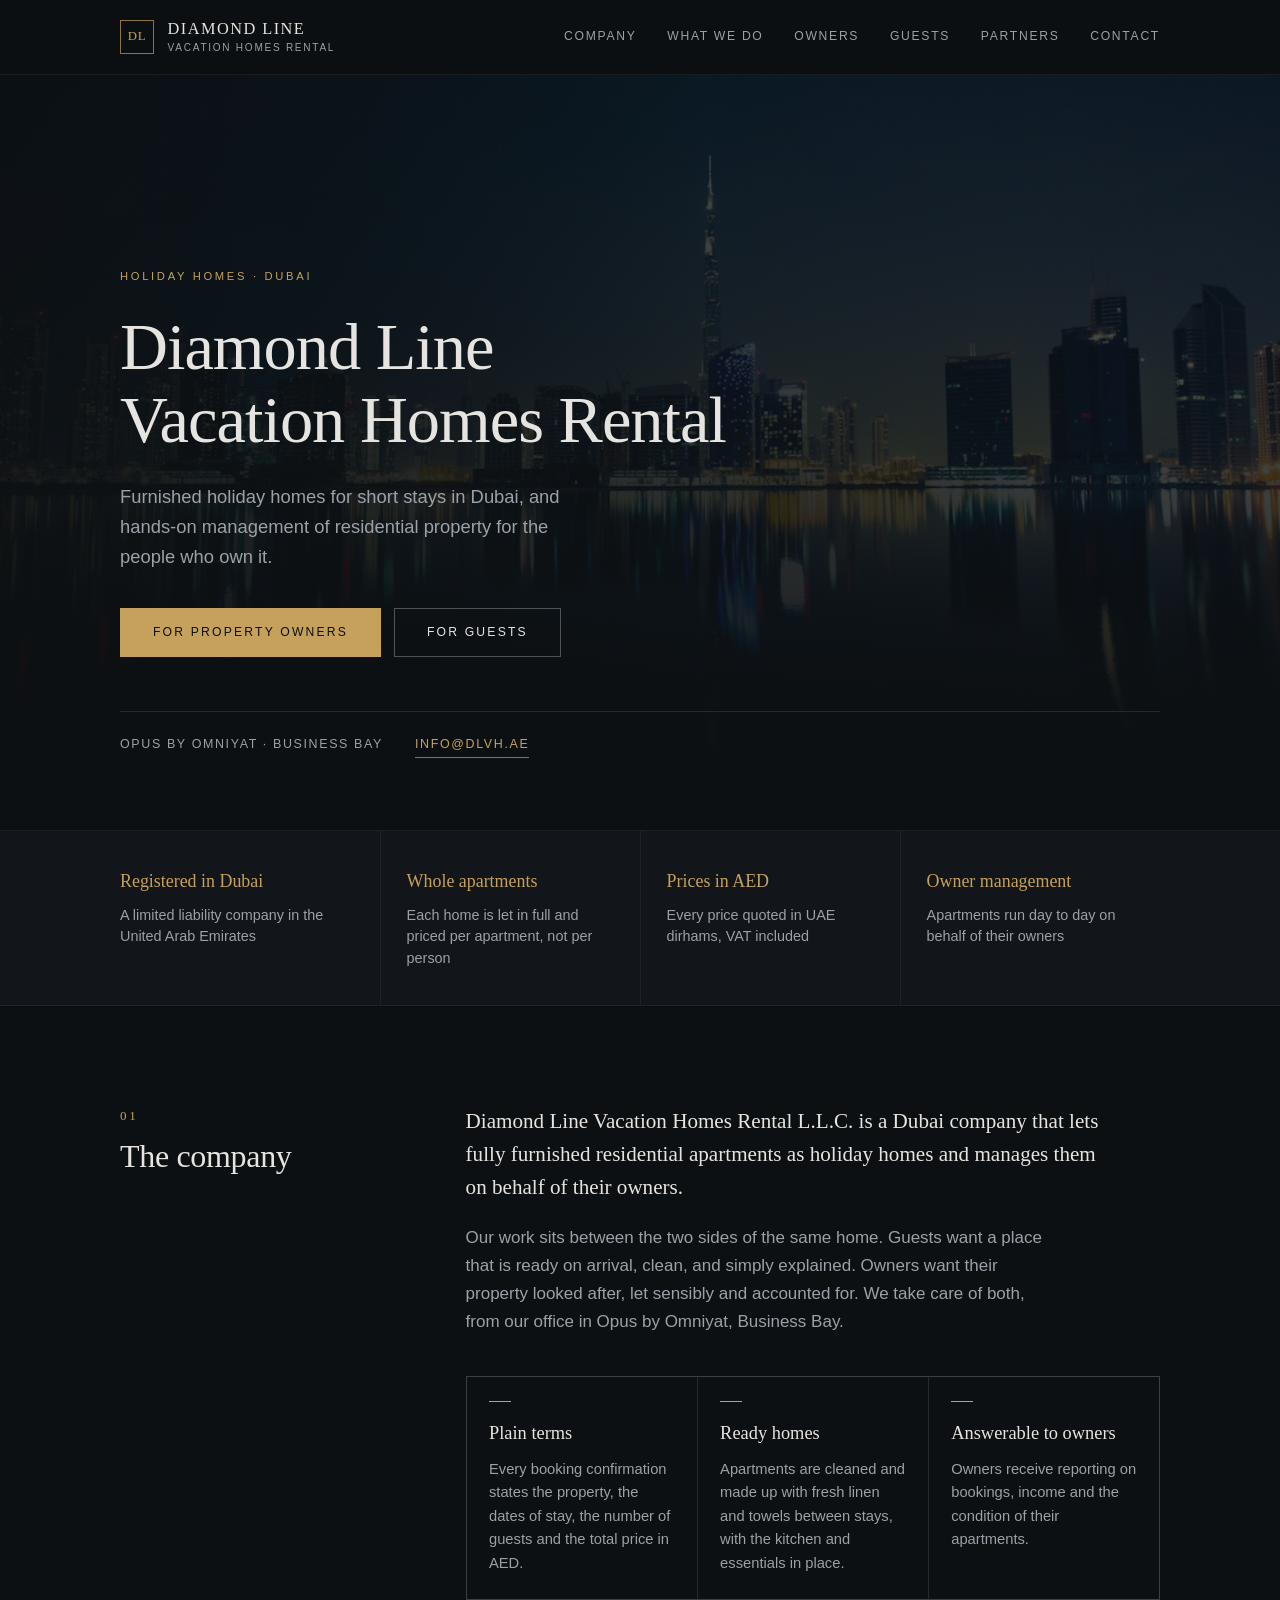
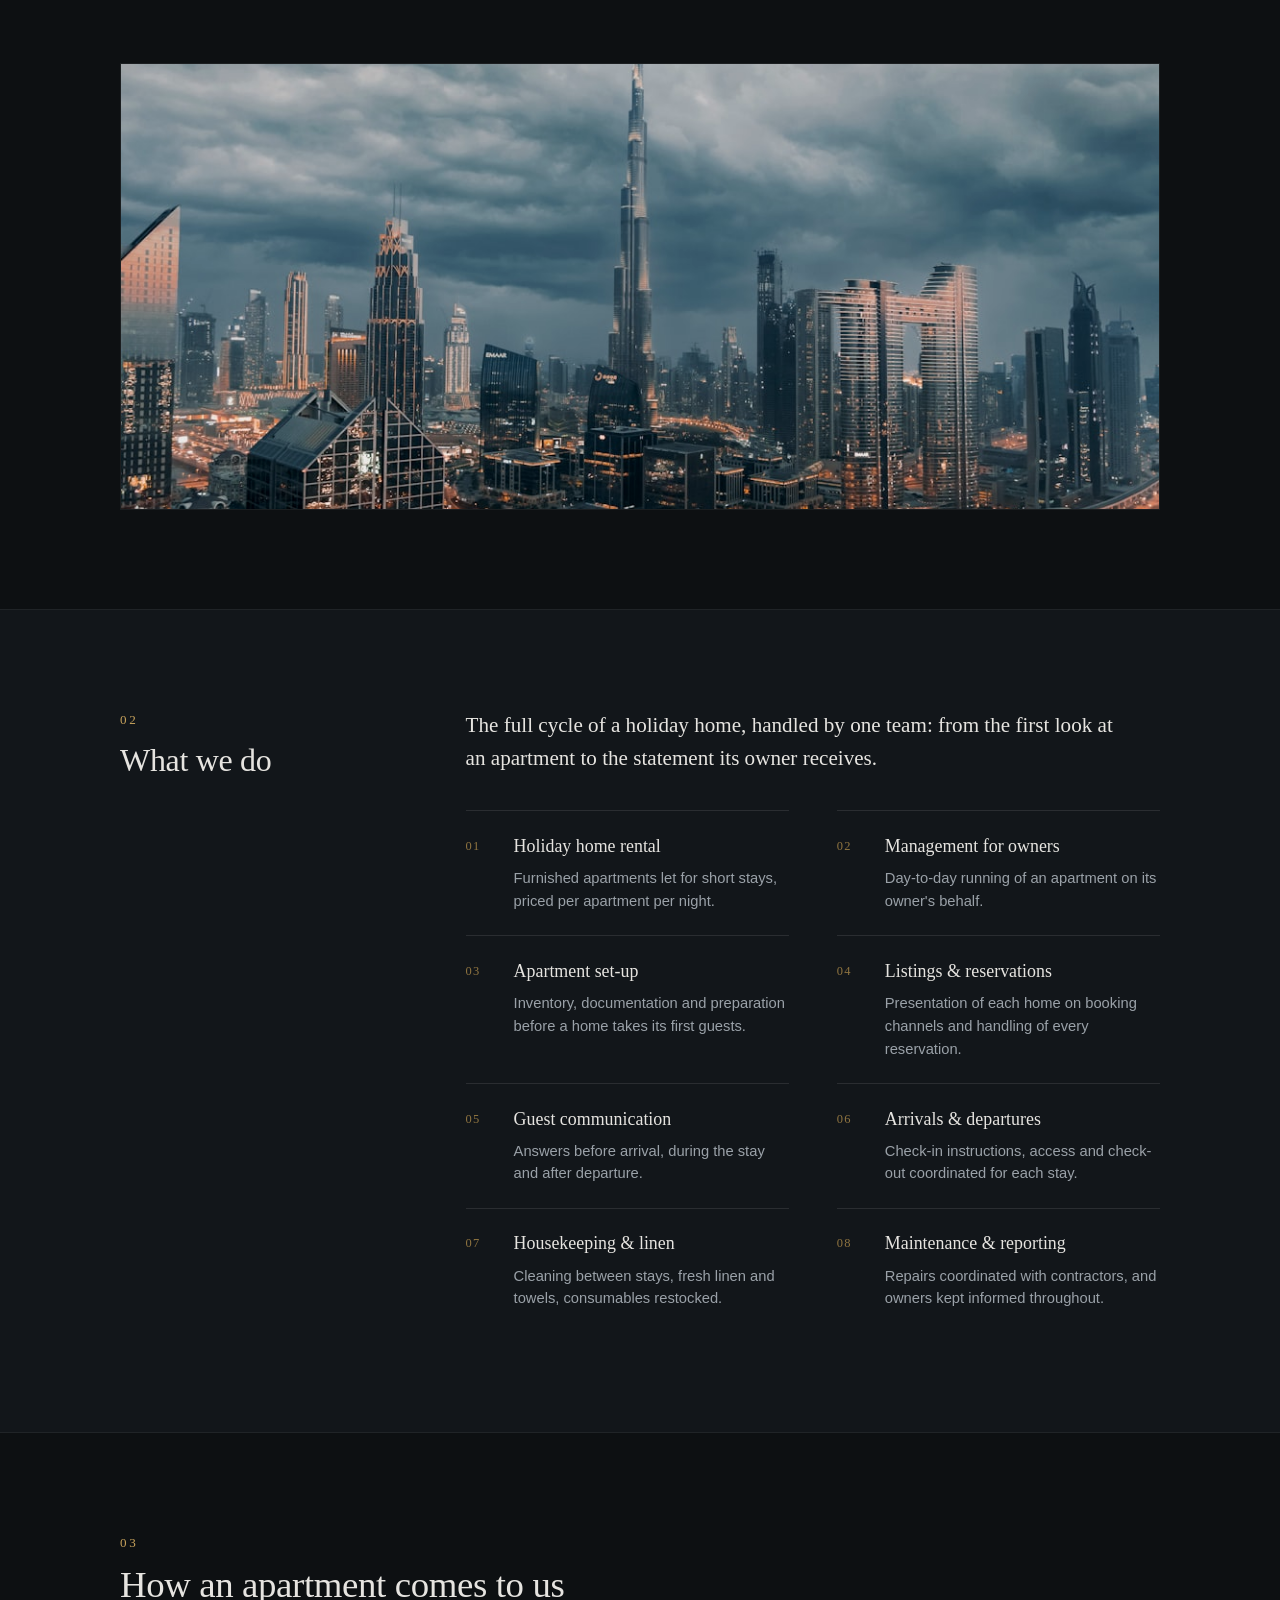
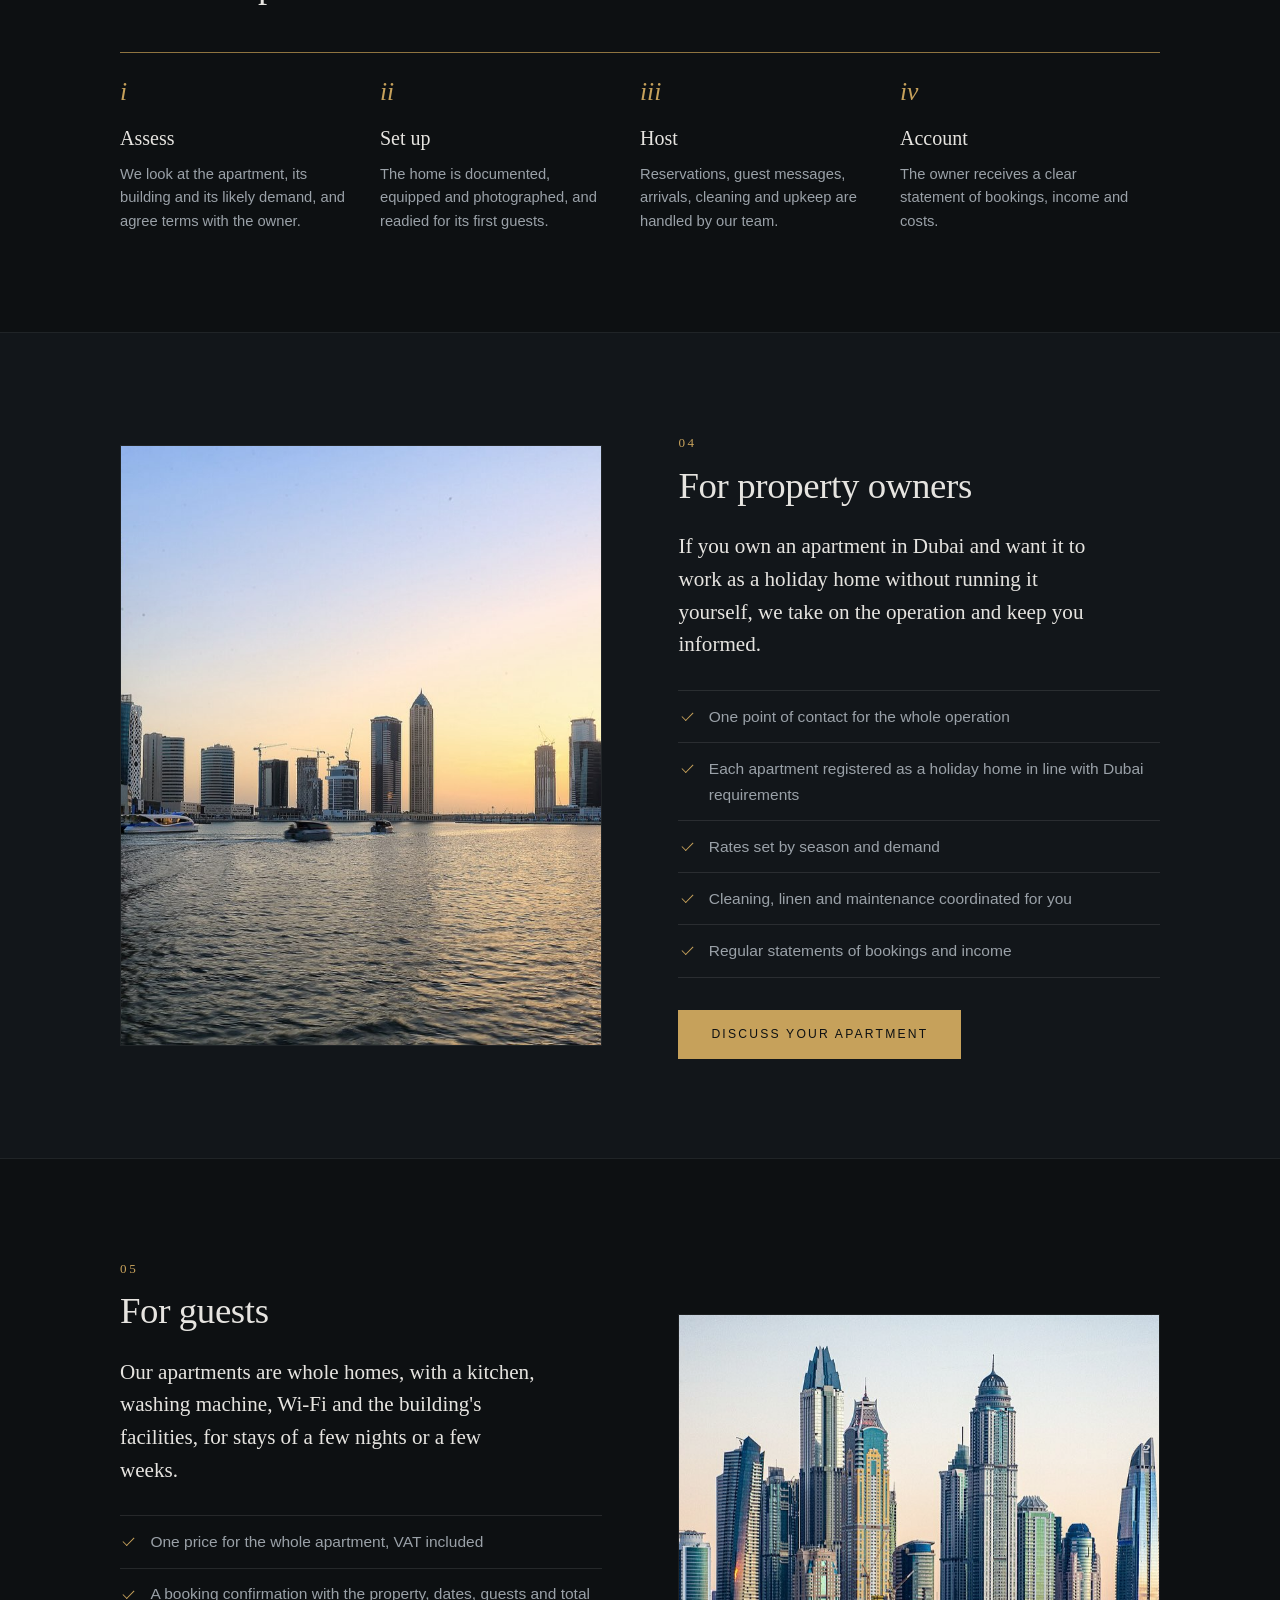
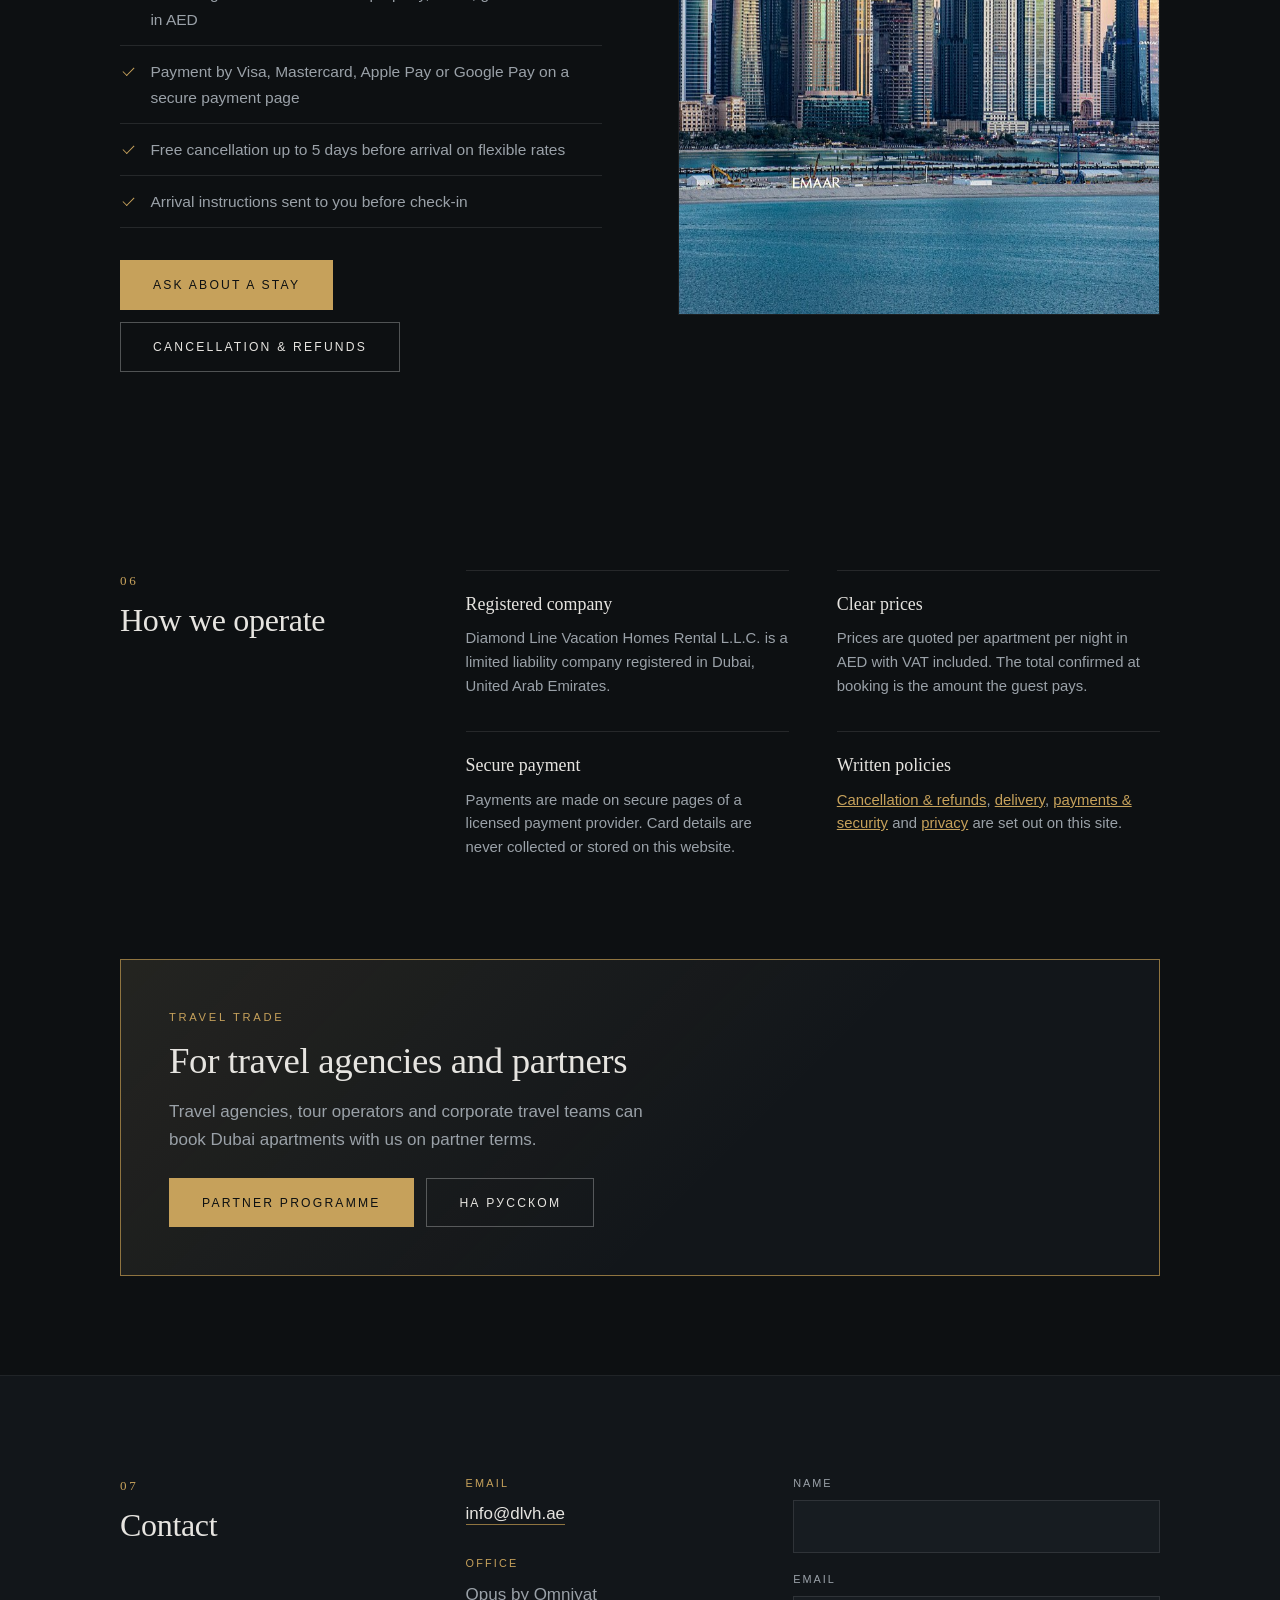
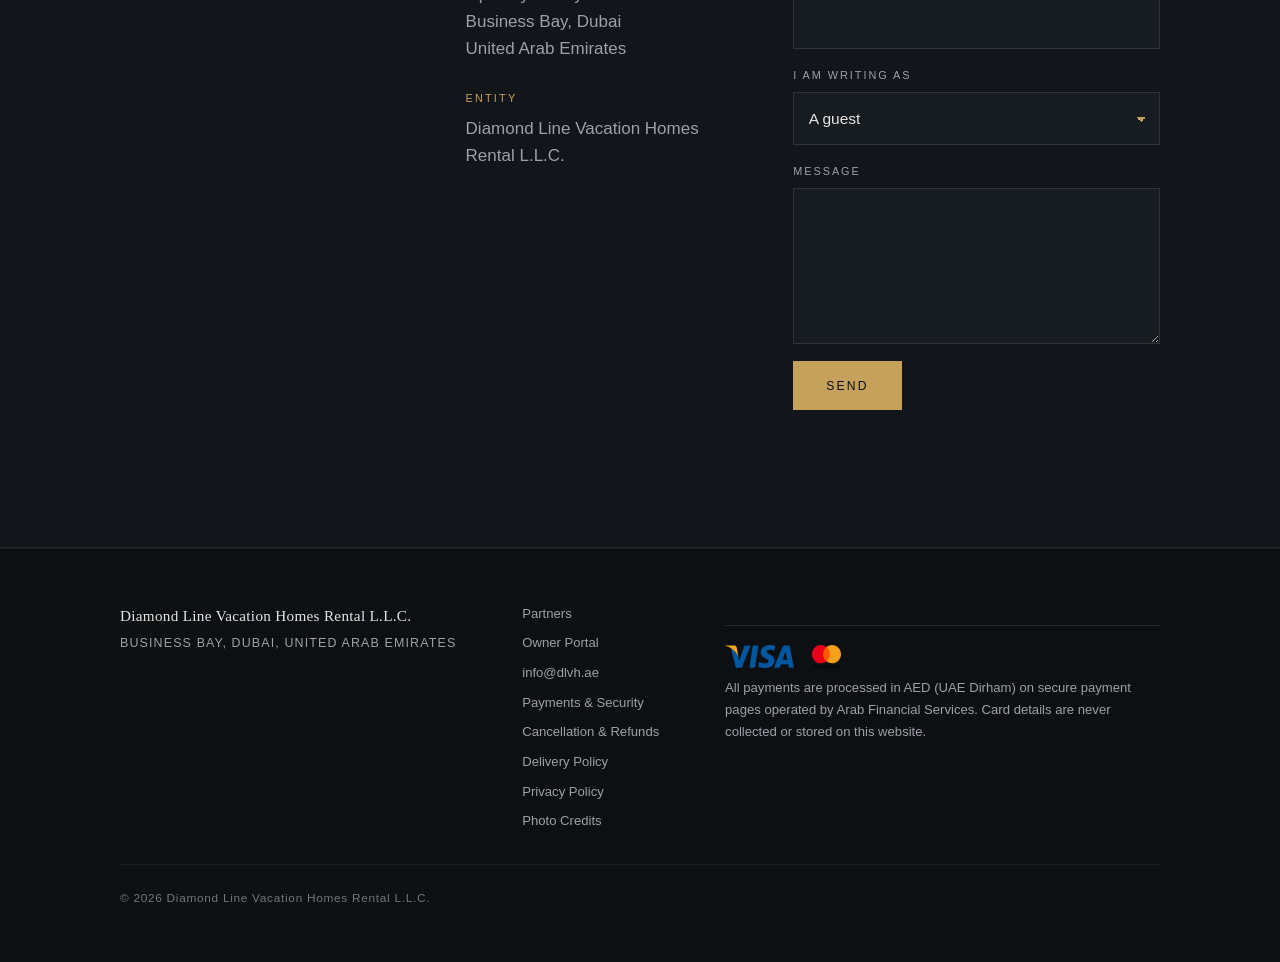
<file: index.html>
<!DOCTYPE html>
<html lang="en">
<head>
<meta charset="utf-8">
<meta name="viewport" content="width=device-width, initial-scale=1">
<title>Diamond Line Vacation Homes Rental L.L.C. — Holiday Homes in Dubai</title>
<meta name="description" content="Diamond Line Vacation Homes Rental L.L.C., Dubai. Furnished holiday homes for short stays and management of residential property on behalf of owners. Office in Opus by Omniyat, Business Bay. info@dlvh.ae">
<link rel="canonical" href="https://dlvh.ae/">
<meta name="robots" content="index, follow">

<meta property="og:type" content="website">
<meta property="og:url" content="https://dlvh.ae/">
<meta property="og:site_name" content="Diamond Line Vacation Homes Rental L.L.C.">
<meta property="og:title" content="Diamond Line Vacation Homes Rental L.L.C. — Holiday Homes in Dubai">
<meta property="og:description" content="Furnished holiday homes for short stays in Dubai, and management of residential property on behalf of owners.">
<meta property="og:image" content="https://dlvh.ae/assets/images/hero-business-bay.jpg">
<meta name="twitter:card" content="summary_large_image">

<link rel="icon" href="assets/favicon.svg" type="image/svg+xml">
<link rel="stylesheet" href="assets/styles.css">

<script type="application/ld+json">
{
  "@context": "https://schema.org",
  "@type": "Organization",
  "name": "Diamond Line Vacation Homes Rental L.L.C.",
  "url": "https://dlvh.ae/",
  "email": "info@dlvh.ae",
  "description": "Furnished holiday homes for short stays in Dubai, and management of residential property on behalf of owners.",
  "areaServed": "Dubai, United Arab Emirates",
  "address": {
    "@type": "PostalAddress",
    "streetAddress": "Opus by Omniyat, Business Bay",
    "addressLocality": "Dubai",
    "addressCountry": "AE"
  }
}
</script>
</head>
<body>

<a class="skip-link" href="#main">Skip to content</a>

<header class="site-header" id="top">
  <div class="wrap header-inner has-toggle">
    <a class="wordmark" href="#top" aria-label="Diamond Line Vacation Homes Rental, home">
      <span class="wordmark-mark" aria-hidden="true">DL</span>
      <span class="wordmark-text">
        <strong>Diamond&nbsp;Line</strong>
        <em>Vacation Homes Rental</em>
      </span>
    </a>
    <button class="nav-toggle" type="button" aria-expanded="false" aria-controls="site-nav">
      <span class="nav-toggle-bars" aria-hidden="true"></span>
      <span class="nav-toggle-label">Menu</span>
    </button>
    <nav class="site-nav" id="site-nav" aria-label="Primary">
      <a href="#about">Company</a>
      <a href="#services">What we do</a>
      <a href="#owners">Owners</a>
      <a href="#guests">Guests</a>
      <a href="partners/" class="nav-b2b">Partners</a>
      <a href="#contact">Contact</a>
    </nav>
  </div>
</header>

<main id="main">

  <section class="hero">
    <div class="hero-media">
      <img src="assets/images/hero-business-bay.jpg"
           alt="Business Bay towers reflected in the Dubai Water Canal at night"
           width="1080" height="720" fetchpriority="high" decoding="async">
    </div>
    <div class="wrap hero-inner">
      <p class="eyebrow">Holiday homes · Dubai</p>
      <h1>Diamond Line<br>Vacation Homes Rental</h1>
      <p class="hero-lede">
        Furnished holiday homes for short stays in Dubai, and hands-on
        management of residential property for the people who own it.
      </p>
      <div class="btn-row">
        <a class="btn" href="#owners">For property owners</a>
        <a class="btn btn-ghost" href="#guests">For guests</a>
      </div>
      <p class="hero-meta">
        <span>Opus by Omniyat · Business Bay</span>
        <a href="mailto:info@dlvh.ae">info@dlvh.ae</a>
      </p>
    </div>
  </section>

  <section class="facts" aria-label="At a glance">
    <div class="wrap facts-grid">
      <div class="fact">
        <p class="fact-label">Registered in Dubai</p>
        <p class="fact-text">A limited liability company in the United Arab Emirates</p>
      </div>
      <div class="fact">
        <p class="fact-label">Whole apartments</p>
        <p class="fact-text">Each home is let in full and priced per apartment, not per person</p>
      </div>
      <div class="fact">
        <p class="fact-label">Prices in AED</p>
        <p class="fact-text">Every price quoted in UAE dirhams, VAT included</p>
      </div>
      <div class="fact">
        <p class="fact-label">Owner management</p>
        <p class="fact-text">Apartments run day to day on behalf of their owners</p>
      </div>
    </div>
  </section>

  <section class="section" id="about">
    <div class="wrap section-grid reveal">
      <div class="section-head">
        <p class="section-num">01</p>
        <h2>The company</h2>
      </div>
      <div class="section-body">
        <p class="lead">
          Diamond Line Vacation Homes Rental L.L.C. is a Dubai company that lets
          fully furnished residential apartments as holiday homes and manages
          them on behalf of their owners.
        </p>
        <p>
          Our work sits between the two sides of the same home. Guests want a place
          that is ready on arrival, clean, and simply explained. Owners want their
          property looked after, let sensibly and accounted for. We take care of
          both, from our office in Opus by Omniyat, Business Bay.
        </p>
        <div class="principles">
          <div class="principle">
            <h3>Plain terms</h3>
            <p>Every booking confirmation states the property, the dates of stay,
               the number of guests and the total price in AED.</p>
          </div>
          <div class="principle">
            <h3>Ready homes</h3>
            <p>Apartments are cleaned and made up with fresh linen and towels
               between stays, with the kitchen and essentials in place.</p>
          </div>
          <div class="principle">
            <h3>Answerable to owners</h3>
            <p>Owners receive reporting on bookings, income and the condition
               of their apartments.</p>
          </div>
        </div>
      </div>
    </div>
    <div class="wrap">
      <figure class="figure-wide reveal">
        <img src="assets/images/dubai-skyline-dusk.jpg"
             alt="Dubai skyline at dusk"
             width="1080" height="702" loading="lazy" decoding="async">
      </figure>
    </div>
  </section>

  <section class="section section-alt" id="services">
    <div class="wrap section-grid reveal">
      <div class="section-head">
        <p class="section-num">02</p>
        <h2>What we do</h2>
      </div>
      <div class="section-body">
        <p class="lead">
          The full cycle of a holiday home, handled by one team: from the first
          look at an apartment to the statement its owner receives.
        </p>
        <ol class="svc-grid">
          <li>
            <h3>Holiday home rental</h3>
            <p>Furnished apartments let for short stays, priced per apartment per night.</p>
          </li>
          <li>
            <h3>Management for owners</h3>
            <p>Day-to-day running of an apartment on its owner's behalf.</p>
          </li>
          <li>
            <h3>Apartment set-up</h3>
            <p>Inventory, documentation and preparation before a home takes its first guests.</p>
          </li>
          <li>
            <h3>Listings &amp; reservations</h3>
            <p>Presentation of each home on booking channels and handling of every reservation.</p>
          </li>
          <li>
            <h3>Guest communication</h3>
            <p>Answers before arrival, during the stay and after departure.</p>
          </li>
          <li>
            <h3>Arrivals &amp; departures</h3>
            <p>Check-in instructions, access and check-out coordinated for each stay.</p>
          </li>
          <li>
            <h3>Housekeeping &amp; linen</h3>
            <p>Cleaning between stays, fresh linen and towels, consumables restocked.</p>
          </li>
          <li>
            <h3>Maintenance &amp; reporting</h3>
            <p>Repairs coordinated with contractors, and owners kept informed throughout.</p>
          </li>
        </ol>
      </div>
    </div>
  </section>

  <section class="section" id="process">
    <div class="wrap reveal">
      <div class="block-head">
        <p class="section-num">03</p>
        <h2>How an apartment comes to us</h2>
      </div>
      <ol class="process-steps">
        <li>
          <span class="step-num">i</span>
          <h3>Assess</h3>
          <p>We look at the apartment, its building and its likely demand, and agree
             terms with the owner.</p>
        </li>
        <li>
          <span class="step-num">ii</span>
          <h3>Set up</h3>
          <p>The home is documented, equipped and photographed, and readied for its
             first guests.</p>
        </li>
        <li>
          <span class="step-num">iii</span>
          <h3>Host</h3>
          <p>Reservations, guest messages, arrivals, cleaning and upkeep are handled
             by our team.</p>
        </li>
        <li>
          <span class="step-num">iv</span>
          <h3>Account</h3>
          <p>The owner receives a clear statement of bookings, income and costs.</p>
        </li>
      </ol>
    </div>
  </section>

  <section class="section section-alt" id="owners">
    <div class="wrap split reveal">
      <figure class="split-media">
        <img src="assets/images/business-bay-canal.jpg"
             alt="Business Bay towers along the Dubai Water Canal at sunset"
             width="1400" height="896" loading="lazy" decoding="async">
      </figure>
      <div class="split-body">
        <p class="section-num">04</p>
        <h2>For property owners</h2>
        <p class="lead">
          If you own an apartment in Dubai and want it to work as a holiday home
          without running it yourself, we take on the operation and keep you informed.
        </p>
        <ul class="checklist">
          <li>One point of contact for the whole operation</li>
          <li>Each apartment registered as a holiday home in line with Dubai requirements</li>
          <li>Rates set by season and demand</li>
          <li>Cleaning, linen and maintenance coordinated for you</li>
          <li>Regular statements of bookings and income</li>
        </ul>
        <div class="btn-row">
          <a class="btn" href="#contact" data-topic="owner">Discuss your apartment</a>
        </div>
      </div>
    </div>
  </section>

  <section class="section" id="guests">
    <div class="wrap split split-reverse reveal">
      <figure class="split-media">
        <img src="assets/images/dubai-marina-dusk.jpg"
             alt="Dubai Marina towers seen from the sea at dusk"
             width="1400" height="933" loading="lazy" decoding="async">
      </figure>
      <div class="split-body">
        <p class="section-num">05</p>
        <h2>For guests</h2>
        <p class="lead">
          Our apartments are whole homes, with a kitchen, washing machine, Wi-Fi
          and the building's facilities, for stays of a few nights or a few weeks.
        </p>
        <ul class="checklist">
          <li>One price for the whole apartment, VAT included</li>
          <li>A booking confirmation with the property, dates, guests and total in AED</li>
          <li>Payment by Visa, Mastercard, Apple Pay or Google Pay on a secure payment page</li>
          <li>Free cancellation up to 5 days before arrival on flexible rates</li>
          <li>Arrival instructions sent to you before check-in</li>
        </ul>
        <div class="btn-row">
          <a class="btn" href="#contact" data-topic="guest">Ask about a stay</a>
          <a class="btn btn-ghost" href="refund-policy.html">Cancellation &amp; refunds</a>
        </div>
      </div>
    </div>
  </section>

  <section class="section" id="standards">
    <div class="wrap section-grid reveal">
      <div class="section-head">
        <p class="section-num">06</p>
        <h2>How we operate</h2>
      </div>
      <div class="section-body">
        <dl class="standards">
          <div>
            <dt>Registered company</dt>
            <dd>Diamond Line Vacation Homes Rental L.L.C. is a limited liability
                company registered in Dubai, United Arab Emirates.</dd>
          </div>
          <div>
            <dt>Clear prices</dt>
            <dd>Prices are quoted per apartment per night in AED with VAT included.
                The total confirmed at booking is the amount the guest pays.</dd>
          </div>
          <div>
            <dt>Secure payment</dt>
            <dd>Payments are made on secure pages of a licensed payment provider.
                Card details are never collected or stored on this website.</dd>
          </div>
          <div>
            <dt>Written policies</dt>
            <dd>
              <a href="refund-policy.html">Cancellation &amp; refunds</a>,
              <a href="delivery-policy.html">delivery</a>,
              <a href="payments.html">payments &amp; security</a> and
              <a href="privacy.html">privacy</a> are set out on this site.
            </dd>
          </div>
        </dl>
      </div>
    </div>
  </section>

  <section class="band-section" aria-labelledby="partners-title">
    <div class="wrap">
      <div class="band reveal">
        <div>
          <p class="eyebrow">Travel trade</p>
          <h2 id="partners-title">For travel agencies and partners</h2>
          <p>Travel agencies, tour operators and corporate travel teams can book
             Dubai apartments with us on partner terms.</p>
        </div>
        <div class="btn-row">
          <a class="btn" href="partners/">Partner programme</a>
          <a class="btn btn-ghost" href="partners/ru/" lang="ru">На русском</a>
        </div>
      </div>
    </div>
  </section>

  <section class="section section-alt" id="contact">
    <div class="wrap section-grid reveal">
      <div class="section-head">
        <p class="section-num">07</p>
        <h2>Contact</h2>
      </div>
      <div class="section-body contact-body">

        <dl class="contact-details">
          <div>
            <dt>Email</dt>
            <dd><a href="mailto:info@dlvh.ae">info@dlvh.ae</a></dd>
          </div>
          <div>
            <dt>Office</dt>
            <dd>Opus by Omniyat<br>Business Bay, Dubai<br>United Arab Emirates</dd>
          </div>
          <div>
            <dt>Entity</dt>
            <dd>Diamond Line Vacation Homes<br>Rental L.L.C.</dd>
          </div>
        </dl>

        <form class="enquiry-form" id="enquiry-form" novalidate>

          <div class="field">
            <label for="f-name">Name</label>
            <input type="text" id="f-name" name="name" autocomplete="name" required>
          </div>

          <div class="field">
            <label for="f-email">Email</label>
            <input type="email" id="f-email" name="email" autocomplete="email" required>
          </div>

          <div class="field">
            <label for="f-topic">I am writing as</label>
            <select id="f-topic" name="topic">
              <option value="guest">A guest</option>
              <option value="owner">A property owner</option>
              <option value="partner">A travel partner</option>
              <option value="other">Other</option>
            </select>
          </div>

          <div class="field">
            <label for="f-message">Message</label>
            <textarea id="f-message" name="message" rows="5" required></textarea>
          </div>

          <div class="field field-hp" aria-hidden="true">
            <label for="f-company">Company</label>
            <input type="text" id="f-company" name="botcheck" tabindex="-1" autocomplete="off">
          </div>

          <button type="submit" class="btn">Send</button>
          <p class="form-status" id="form-status" role="status" aria-live="polite"></p>
        </form>

      </div>
    </div>
  </section>

</main>

<footer class="site-footer">
  <div class="wrap footer-inner">
    <p class="footer-entity">
      Diamond Line Vacation Homes Rental L.L.C.<br>
      <span>Business Bay, Dubai, United Arab Emirates</span>
    </p>
    <nav class="footer-nav" aria-label="Footer">
      <a href="partners/">Partners</a>
      <a href="owners/">Owner Portal</a>
      <a href="mailto:info@dlvh.ae">info@dlvh.ae</a>
      <a href="payments.html">Payments &amp; Security</a>
      <a href="refund-policy.html">Cancellation &amp; Refunds</a>
      <a href="delivery-policy.html">Delivery Policy</a>
      <a href="privacy.html">Privacy Policy</a>
      <a href="photo-credits.html">Photo Credits</a>
    </nav>
    <div class="footer-payments">
      <p class="card-marks">
        <img src="assets/images/visa.svg" alt="Visa" height="20" loading="lazy">
        <img src="assets/images/mastercard.svg" alt="Mastercard" height="32" loading="lazy">
      </p>
      <p>All payments are processed in AED (UAE Dirham) on secure payment pages
         operated by Arab Financial Services. Card details are never collected
         or stored on this website.</p>
    </div>
    <p class="footer-copy">© <span id="year">2026</span> Diamond Line Vacation Homes Rental L.L.C.</p>
  </div>
</footer>

<script src="assets/main.js" defer></script>
</body>
</html>
</file>
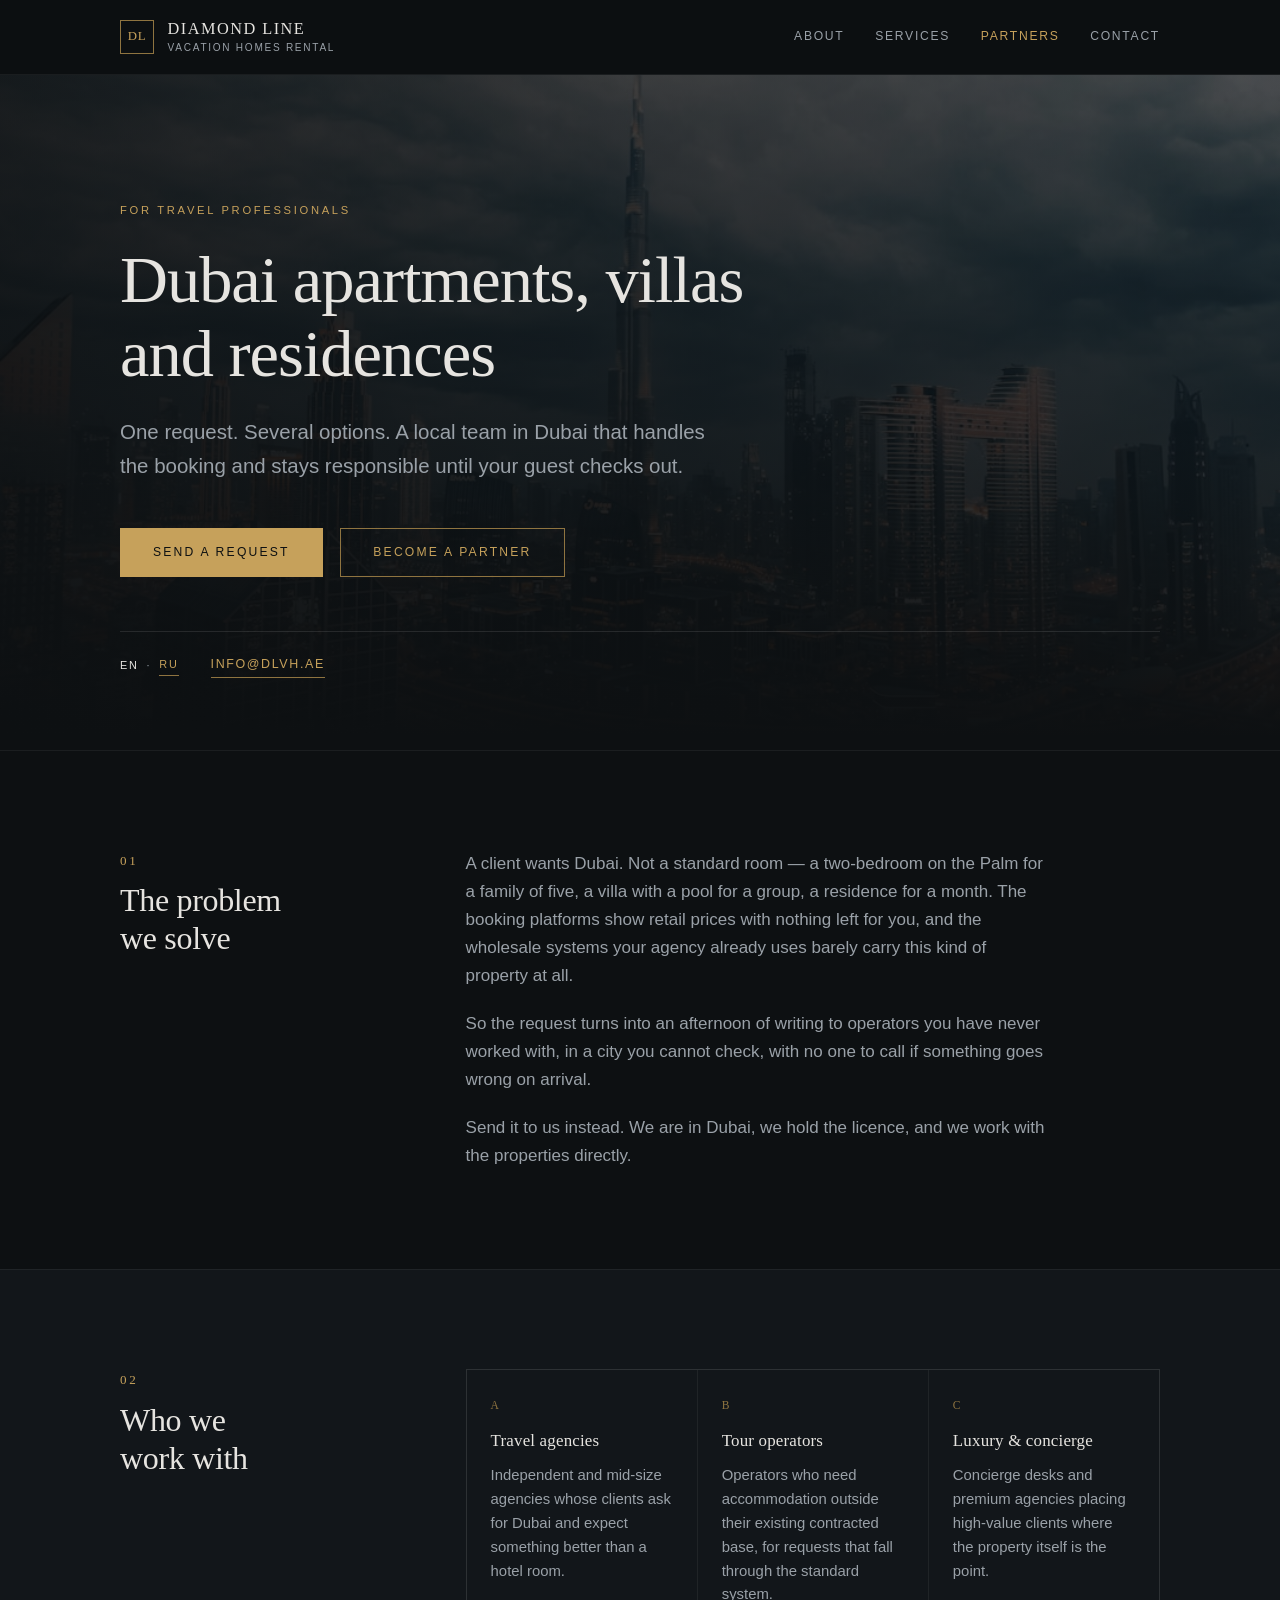
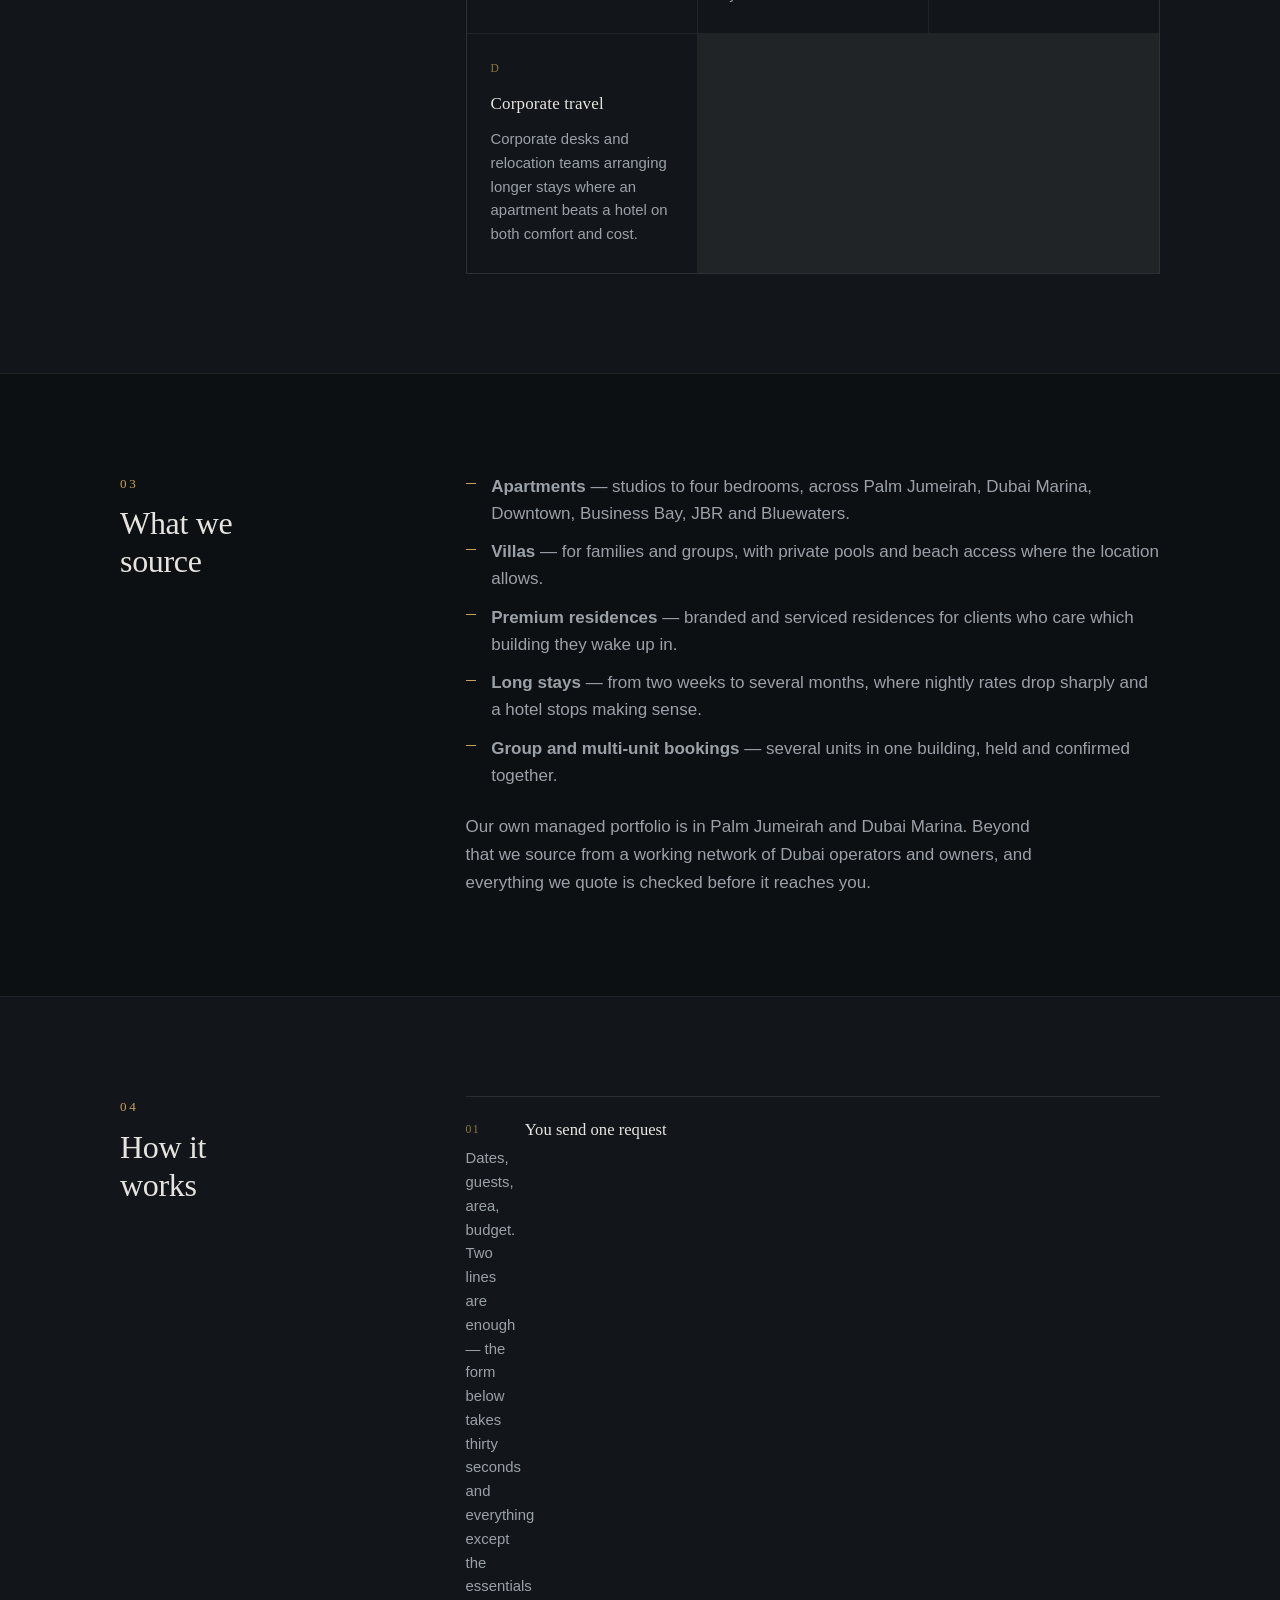
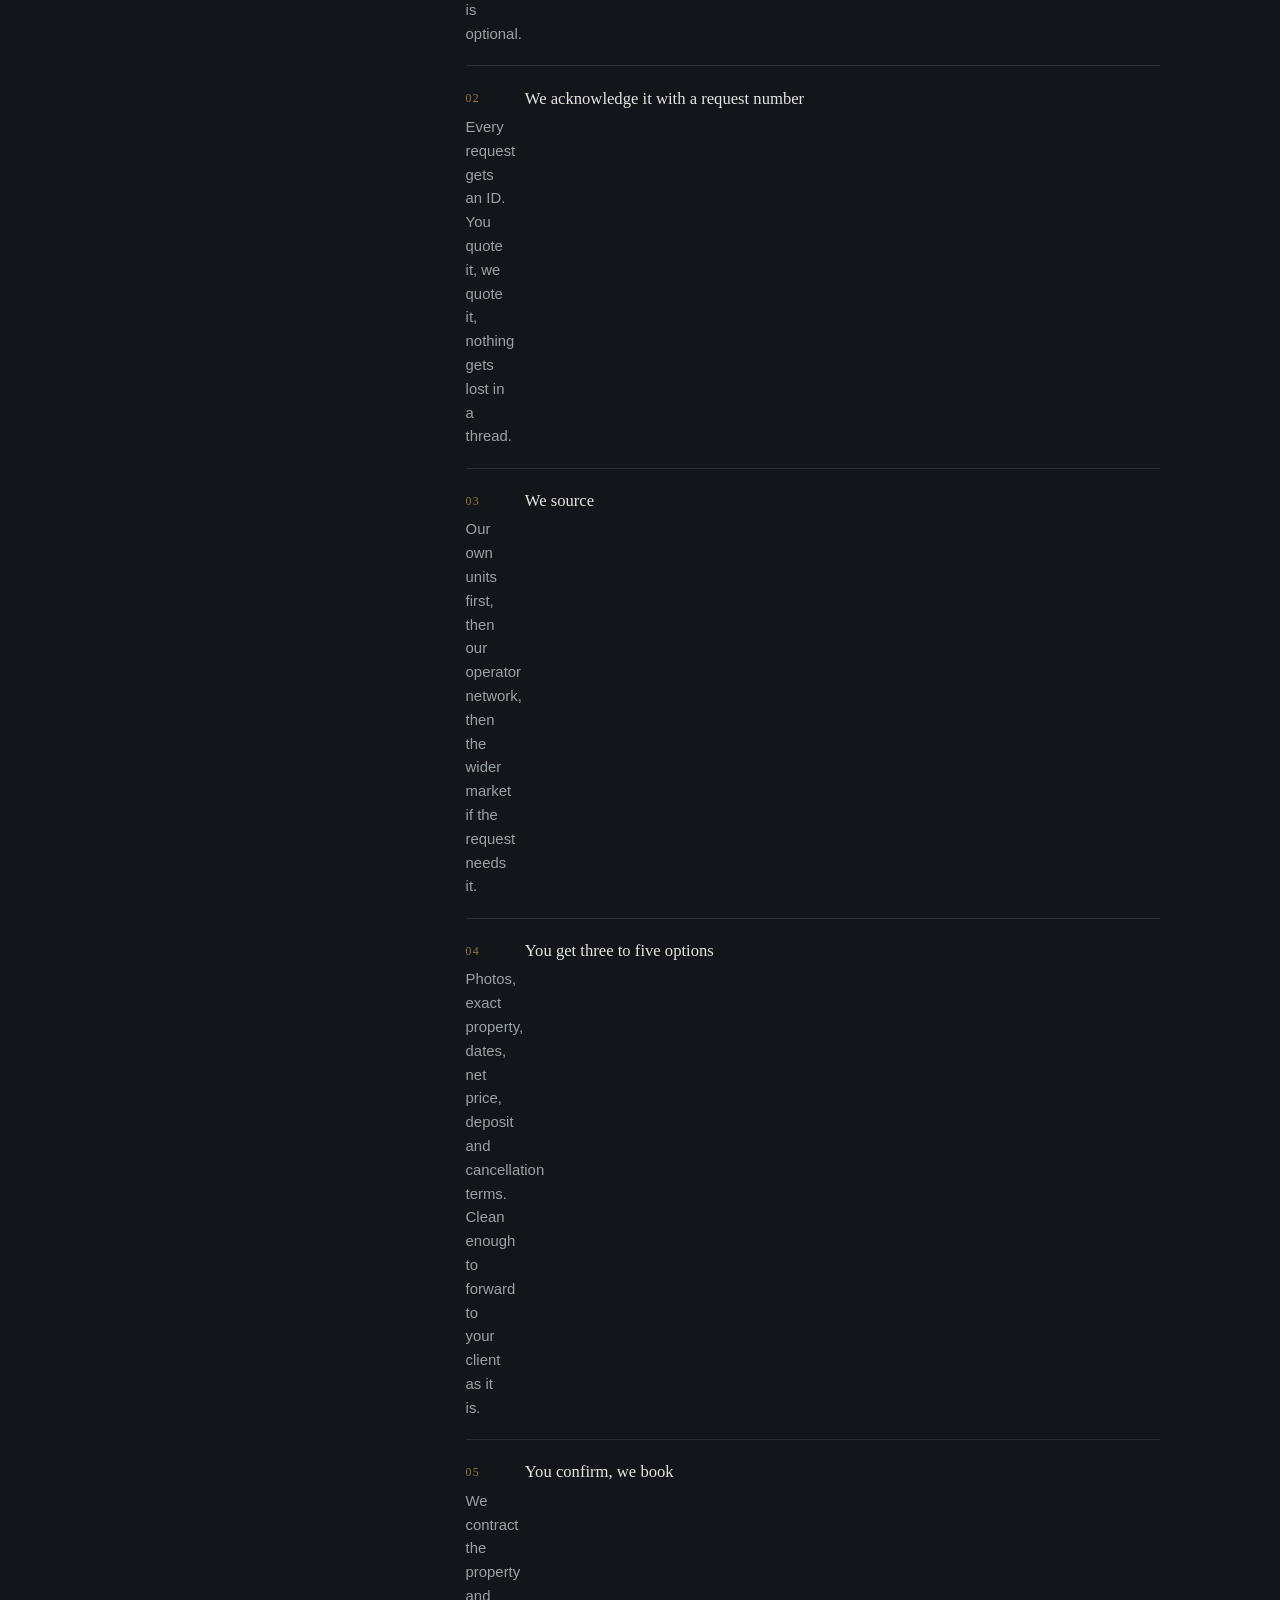
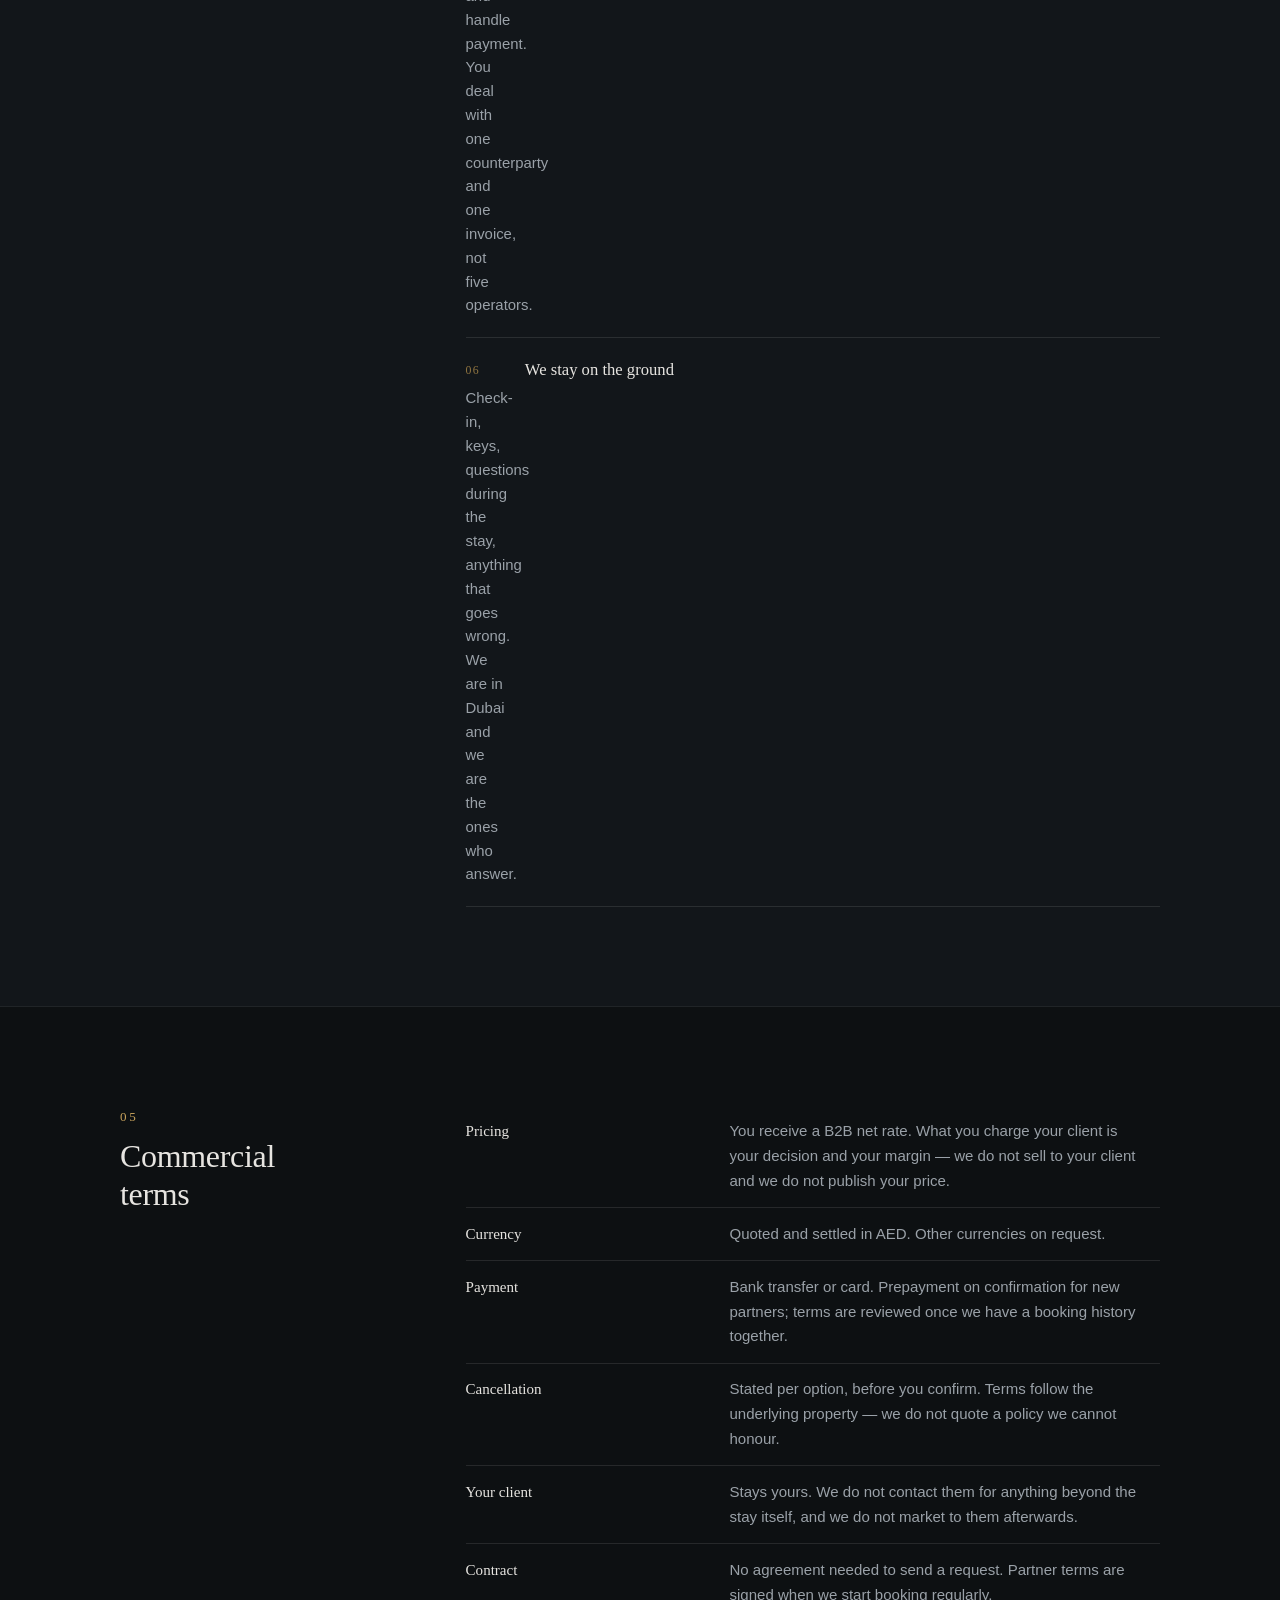
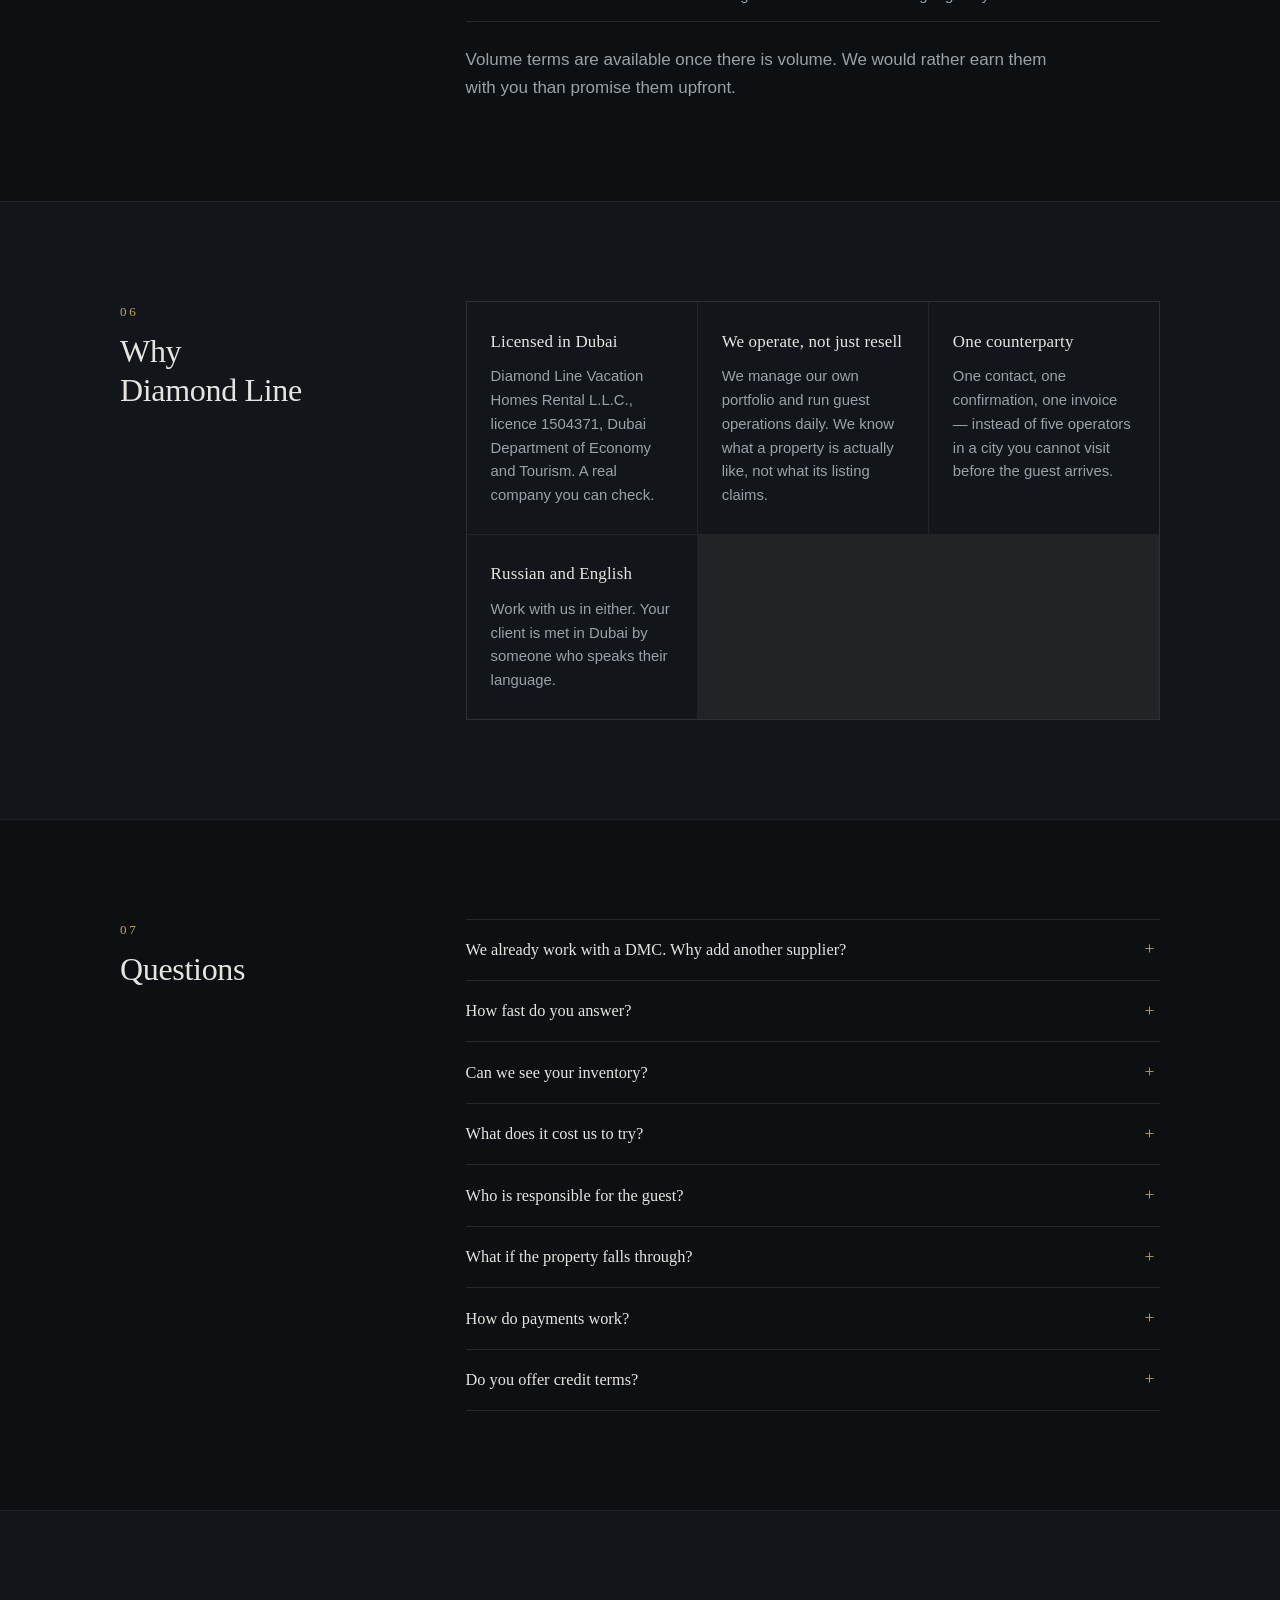
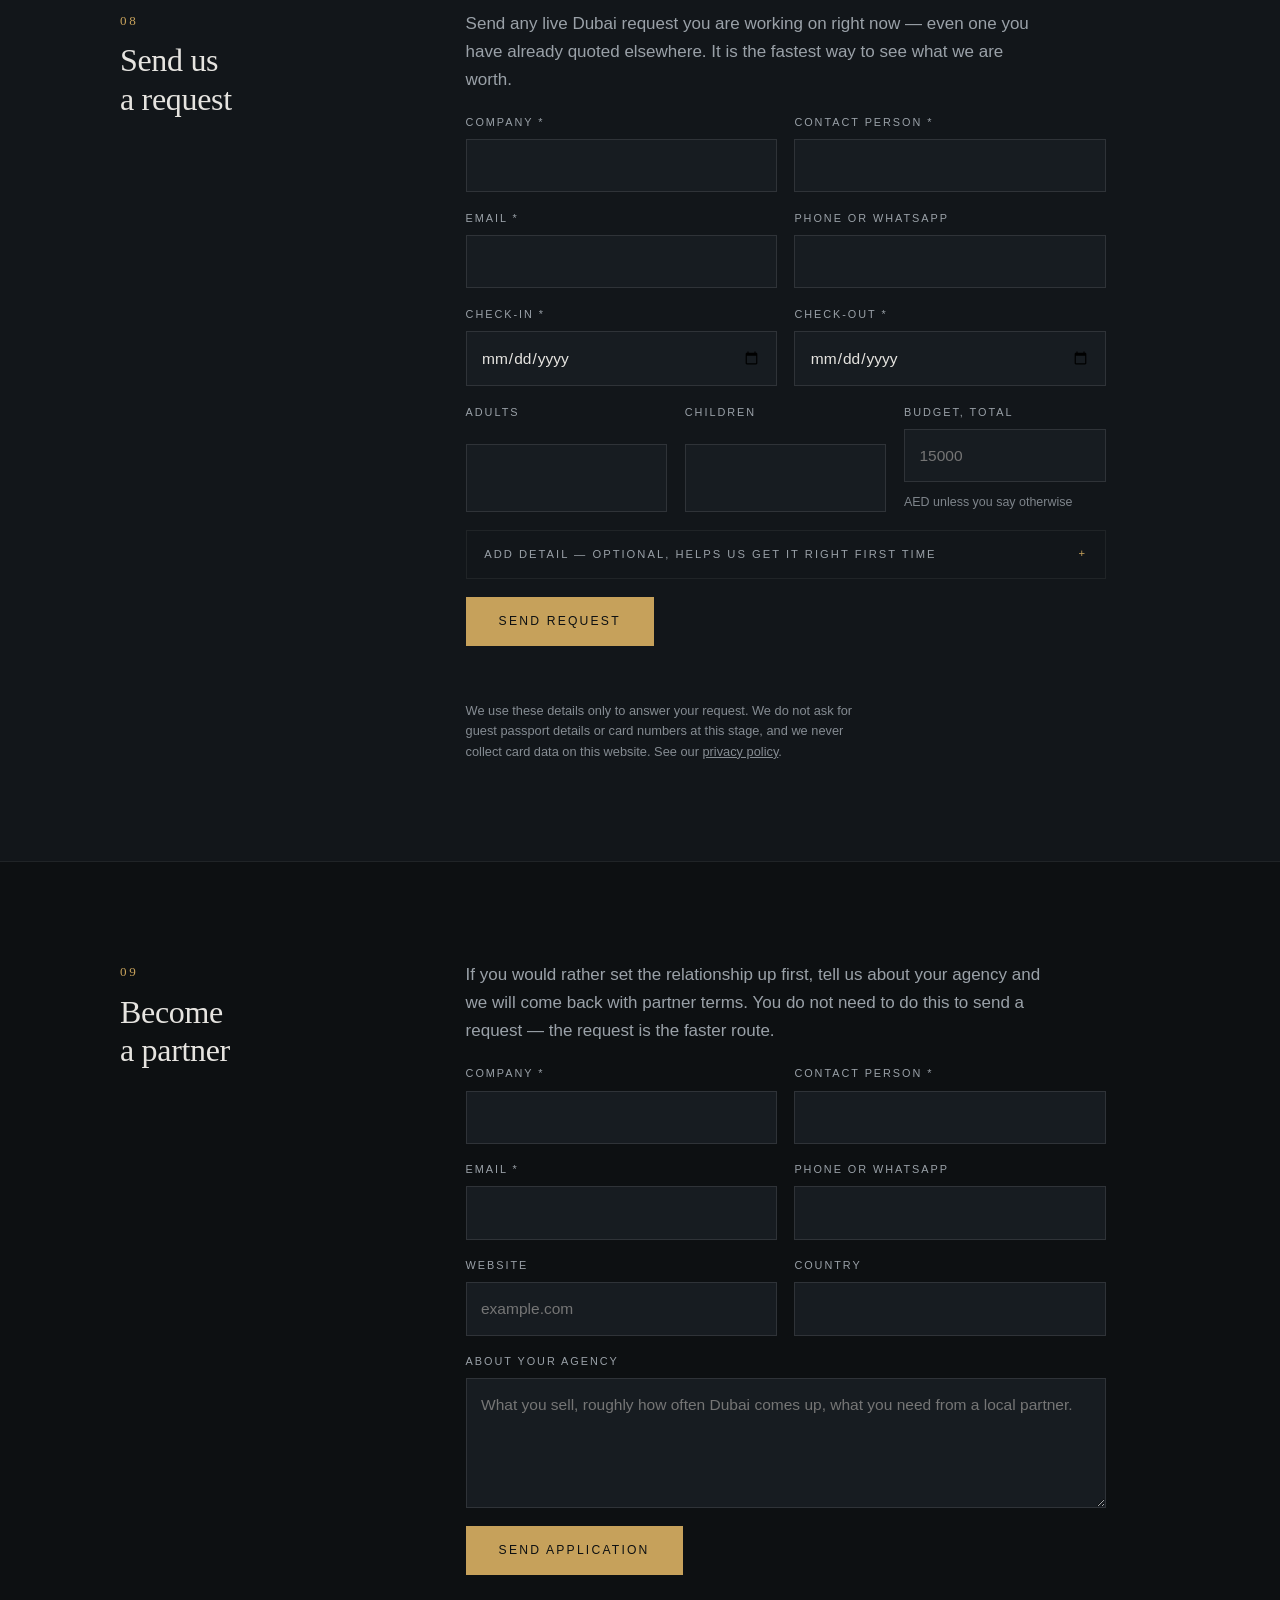
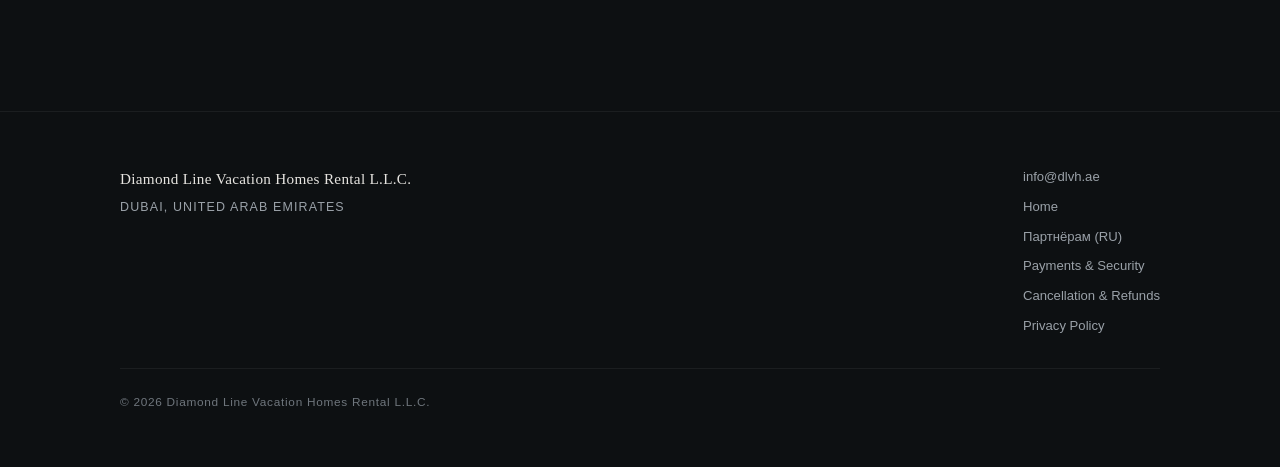
<file: partners/index.html>
<!DOCTYPE html>
<html lang="en">
<head>
<meta charset="utf-8">
<meta name="viewport" content="width=device-width, initial-scale=1">
<title>Partners — Dubai apartments and villas for travel professionals | Diamond Line</title>
<meta name="description" content="Diamond Line sources apartments, villas and residences in Dubai for travel agencies and tour operators. One request, several options, net rates and a local team on the ground.">
<link rel="canonical" href="https://dlvh.ae/partners/">
<meta name="robots" content="index, follow">
<link rel="alternate" hreflang="en" href="https://dlvh.ae/partners/">
<link rel="alternate" hreflang="ru" href="https://dlvh.ae/partners/ru/">
<link rel="alternate" hreflang="x-default" href="https://dlvh.ae/partners/">

<meta property="og:type" content="website">
<meta property="og:url" content="https://dlvh.ae/partners/">
<meta property="og:site_name" content="Diamond Line Vacation Homes Rental L.L.C.">
<meta property="og:title" content="Dubai apartments and villas for travel professionals">
<meta property="og:description" content="One request. Several options. A local team in Dubai.">
<meta property="og:image" content="https://dlvh.ae/assets/images/dubai-skyline-dusk.jpg">
<meta name="twitter:card" content="summary_large_image">

<link rel="icon" href="../assets/favicon.svg" type="image/svg+xml">
<link rel="stylesheet" href="../assets/styles.css">
<link rel="stylesheet" href="../assets/partners.css">
<script>document.documentElement.className += " js";</script>

<script type="application/ld+json">
{
  "@context": "https://schema.org",
  "@type": "Service",
  "serviceType": "Accommodation sourcing for travel trade",
  "provider": {
    "@type": "Organization",
    "name": "Diamond Line Vacation Homes Rental L.L.C.",
    "url": "https://dlvh.ae/",
    "email": "info@dlvh.ae",
    "address": {
      "@type": "PostalAddress",
      "addressLocality": "Dubai",
      "addressCountry": "AE"
    }
  },
  "areaServed": { "@type": "City", "name": "Dubai" },
  "audience": { "@type": "BusinessAudience", "audienceType": "Travel agencies and tour operators" }
}
</script>
</head>
<body>

<a class="skip-link" href="#main">Skip to content</a>

<header class="site-header" id="top">
  <div class="wrap header-inner">
    <a class="wordmark" href="../" aria-label="Diamond Line Vacation Homes Rental, home">
      <span class="wordmark-mark" aria-hidden="true">DL</span>
      <span class="wordmark-text">
        <strong>Diamond&nbsp;Line</strong>
        <em>Vacation Homes Rental</em>
      </span>
    </a>
    <nav class="site-nav" aria-label="Primary">
      <a href="../#about">About</a>
      <a href="../#services">Services</a>
      <a href="./" class="nav-b2b" aria-current="page">Partners</a>
      <a href="../#contact">Contact</a>
    </nav>
  </div>
</header>

<main id="main">

  <section class="hero hero-b2b">
    <div class="hero-media">
      <img src="../assets/images/dubai-skyline-dusk.jpg"
           alt="Dubai skyline at dusk"
           width="1080" height="702" fetchpriority="high" decoding="async">
    </div>
    <div class="wrap hero-inner">
      <p class="eyebrow">For travel professionals</p>
      <h1>Dubai apartments, villas<br>and residences</h1>
      <p class="hero-lede">
        One request. Several options. A local team in Dubai that handles the
        booking and stays responsible until your guest checks out.
      </p>
      <div class="hero-cta">
        <a href="#request" class="btn js-cta-request">Send a request</a>
        <a href="#partner" class="btn-ghost">Become a partner</a>
      </div>
      <p class="hero-meta">
        <span class="lang-switch"><span aria-current="true">EN</span> · <a href="ru/">RU</a></span>
        <a href="mailto:info@dlvh.ae">info@dlvh.ae</a>
      </p>
    </div>
  </section>

  <section class="section" id="why">
    <div class="wrap section-grid reveal">
      <div class="section-head">
        <p class="section-num">01</p>
        <h2>The problem<br>we solve</h2>
      </div>
      <div class="section-body">
        <p>
          A client wants Dubai. Not a standard room — a two-bedroom on the Palm for a
          family of five, a villa with a pool for a group, a residence for a month.
          The booking platforms show retail prices with nothing left for you, and the
          wholesale systems your agency already uses barely carry this kind of property
          at all.
        </p>
        <p>
          So the request turns into an afternoon of writing to operators you have never
          worked with, in a city you cannot check, with no one to call if something goes
          wrong on arrival.
        </p>
        <p>
          Send it to us instead. We are in Dubai, we hold the licence, and we work with
          the properties directly.
        </p>
      </div>
    </div>
  </section>

  <section class="section section-alt" id="who">
    <div class="wrap section-grid reveal">
      <div class="section-head">
        <p class="section-num">02</p>
        <h2>Who we<br>work with</h2>
      </div>
      <div class="section-body">
        <div class="cards">
          <div class="card">
            <span class="card-num">A</span>
            <h3>Travel agencies</h3>
            <p>Independent and mid-size agencies whose clients ask for Dubai and expect
               something better than a hotel room.</p>
          </div>
          <div class="card">
            <span class="card-num">B</span>
            <h3>Tour operators</h3>
            <p>Operators who need accommodation outside their existing contracted base,
               for requests that fall through the standard system.</p>
          </div>
          <div class="card">
            <span class="card-num">C</span>
            <h3>Luxury &amp; concierge</h3>
            <p>Concierge desks and premium agencies placing high-value clients where the
               property itself is the point.</p>
          </div>
          <div class="card">
            <span class="card-num">D</span>
            <h3>Corporate travel</h3>
            <p>Corporate desks and relocation teams arranging longer stays where an
               apartment beats a hotel on both comfort and cost.</p>
          </div>
        </div>
      </div>
    </div>
  </section>

  <section class="section" id="inventory">
    <div class="wrap section-grid reveal">
      <div class="section-head">
        <p class="section-num">03</p>
        <h2>What we<br>source</h2>
      </div>
      <div class="section-body">
        <ul class="ticks">
          <li><strong>Apartments</strong> — studios to four bedrooms, across Palm Jumeirah,
              Dubai Marina, Downtown, Business Bay, JBR and Bluewaters.</li>
          <li><strong>Villas</strong> — for families and groups, with private pools and
              beach access where the location allows.</li>
          <li><strong>Premium residences</strong> — branded and serviced residences for
              clients who care which building they wake up in.</li>
          <li><strong>Long stays</strong> — from two weeks to several months, where nightly
              rates drop sharply and a hotel stops making sense.</li>
          <li><strong>Group and multi-unit bookings</strong> — several units in one
              building, held and confirmed together.</li>
        </ul>
        <p>
          Our own managed portfolio is in Palm Jumeirah and Dubai Marina.
          Beyond that we source from a working network of Dubai operators and owners, and
          everything we quote is checked before it reaches you.
        </p>
      </div>
    </div>
  </section>

  <section class="section section-alt" id="how">
    <div class="wrap section-grid reveal">
      <div class="section-head">
        <p class="section-num">04</p>
        <h2>How it<br>works</h2>
      </div>
      <div class="section-body">
        <ol class="steps">
          <li><strong>You send one request</strong>
              <span>Dates, guests, area, budget. Two lines are enough — the form below
              takes thirty seconds and everything except the essentials is optional.</span></li>
          <li><strong>We acknowledge it with a request number</strong>
              <span>Every request gets an ID. You quote it, we quote it, nothing gets
              lost in a thread.</span></li>
          <li><strong>We source</strong>
              <span>Our own units first, then our operator network, then the wider market
              if the request needs it.</span></li>
          <li><strong>You get three to five options</strong>
              <span>Photos, exact property, dates, net price, deposit and cancellation
              terms. Clean enough to forward to your client as it is.</span></li>
          <li><strong>You confirm, we book</strong>
              <span>We contract the property and handle payment. You deal with one
              counterparty and one invoice, not five operators.</span></li>
          <li><strong>We stay on the ground</strong>
              <span>Check-in, keys, questions during the stay, anything that goes wrong.
              We are in Dubai and we are the ones who answer.</span></li>
        </ol>
      </div>
    </div>
  </section>

  <section class="section" id="terms">
    <div class="wrap section-grid reveal">
      <div class="section-head">
        <p class="section-num">05</p>
        <h2>Commercial<br>terms</h2>
      </div>
      <div class="section-body">
        <table class="terms-table">
          <tr>
            <th>Pricing</th>
            <td>You receive a B2B net rate. What you charge your client is your decision
                and your margin — we do not sell to your client and we do not publish
                your price.</td>
          </tr>
          <tr>
            <th>Currency</th>
            <td>Quoted and settled in AED. Other currencies on request.</td>
          </tr>
          <tr>
            <th>Payment</th>
            <td>Bank transfer or card. Prepayment on confirmation for new partners;
                terms are reviewed once we have a booking history together.</td>
          </tr>
          <tr>
            <th>Cancellation</th>
            <td>Stated per option, before you confirm. Terms follow the underlying
                property — we do not quote a policy we cannot honour.</td>
          </tr>
          <tr>
            <th>Your client</th>
            <td>Stays yours. We do not contact them for anything beyond the stay itself,
                and we do not market to them afterwards.</td>
          </tr>
          <tr>
            <th>Contract</th>
            <td>No agreement needed to send a request. Partner terms are signed when we
                start booking regularly.</td>
          </tr>
        </table>
        <p>
          Volume terms are available once there is volume. We would rather earn them with
          you than promise them upfront.
        </p>
      </div>
    </div>
  </section>

  <section class="section section-alt" id="why-us">
    <div class="wrap section-grid reveal">
      <div class="section-head">
        <p class="section-num">06</p>
        <h2>Why<br>Diamond Line</h2>
      </div>
      <div class="section-body">
        <div class="cards">
          <div class="card">
            <h3>Licensed in Dubai</h3>
            <p>Diamond Line Vacation Homes Rental L.L.C., licence 1504371, Dubai
               Department of Economy and Tourism. A real company you can check.</p>
          </div>
          <div class="card">
            <h3>We operate, not just resell</h3>
            <p>We manage our own portfolio and run guest operations daily. We know what a
               property is actually like, not what its listing claims.</p>
          </div>
          <div class="card">
            <h3>One counterparty</h3>
            <p>One contact, one confirmation, one invoice — instead of five operators in
               a city you cannot visit before the guest arrives.</p>
          </div>
          <div class="card">
            <h3>Russian and English</h3>
            <p>Work with us in either. Your client is met in Dubai by someone who speaks
               their language.</p>
          </div>
        </div>
      </div>
    </div>
  </section>

  <section class="section" id="faq">
    <div class="wrap section-grid reveal">
      <div class="section-head">
        <p class="section-num">07</p>
        <h2>Questions</h2>
      </div>
      <div class="section-body">
        <div class="faq">

          <details>
            <summary>We already work with a DMC. Why add another supplier?</summary>
            <div class="faq-body">
              <p>Most DMCs are built around hotels, tours and transfers. We are built
                 around apartments, villas and residences — the requests your DMC
                 usually comes back empty on. Send us one of those and compare.</p>
            </div>
          </details>

          <details>
            <summary>How fast do you answer?</summary>
            <div class="faq-body">
              <p>We acknowledge every request with a number as soon as it arrives, and we
                 come back with options the same working day for standard requests. If a
                 request is urgent, say so — we will tell you honestly whether we can
                 meet the deadline rather than let it run.</p>
            </div>
          </details>

          <details>
            <summary>Can we see your inventory?</summary>
            <div class="faq-body">
              <p>There is no catalogue to browse, deliberately. Availability in Dubai
                 changes daily and a static list would be wrong by the time you read it.
                 Send a request and you get what is genuinely available for those dates,
                 checked before we send it.</p>
            </div>
          </details>

          <details>
            <summary>What does it cost us to try?</summary>
            <div class="faq-body">
              <p>Nothing. No agreement, no registration, no minimum. Send one live
                 request and judge us on the answer.</p>
            </div>
          </details>

          <details>
            <summary>Who is responsible for the guest?</summary>
            <div class="faq-body">
              <p>Once a booking is confirmed, we are — for the property, the check-in and
                 anything that happens during the stay. Your relationship with your client
                 stays yours; the operational risk in Dubai becomes ours.</p>
            </div>
          </details>

          <details>
            <summary>What if the property falls through?</summary>
            <div class="faq-body">
              <p>We replace it with an equivalent or better property at no additional cost
                 to you, and we tell you the moment we know rather than the day before
                 arrival. This is written into our partner terms.</p>
            </div>
          </details>

          <details>
            <summary>How do payments work?</summary>
            <div class="faq-body">
              <p>We invoice your agency in AED and you pay by bank transfer or card. We
                 never ask your client for card details, and we do not collect payment
                 from them directly unless you specifically ask us to.</p>
            </div>
          </details>

          <details>
            <summary>Do you offer credit terms?</summary>
            <div class="faq-body">
              <p>Not at the start. New partners prepay on confirmation. Once we have a
                 booking history together, payment terms are open to discussion — and we
                 will say yes or no plainly rather than leave it vague.</p>
            </div>
          </details>

        </div>
      </div>
    </div>
  </section>

  <section class="section section-alt" id="request">
    <div class="wrap section-grid reveal">
      <div class="section-head">
        <p class="section-num">08</p>
        <h2>Send us<br>a request</h2>
      </div>
      <div class="section-body">
        <p>
          Send any live Dubai request you are working on right now — even one you have
          already quoted elsewhere. It is the fastest way to see what we are worth.
        </p>

        <form class="form-b2b" id="b2b-request-form" data-kind="request" novalidate>

          <div class="form-row">
            <div class="field">
              <label for="r-company">Company *</label>
              <input type="text" id="r-company" name="company" autocomplete="organization" required>
            </div>
            <div class="field">
              <label for="r-contact">Contact person *</label>
              <input type="text" id="r-contact" name="contact" autocomplete="name" required>
            </div>
          </div>

          <div class="form-row">
            <div class="field">
              <label for="r-email">Email *</label>
              <input type="email" id="r-email" name="email" autocomplete="email" required>
            </div>
            <div class="field">
              <label for="r-phone">Phone or WhatsApp</label>
              <input type="tel" id="r-phone" name="phone" autocomplete="tel">
            </div>
          </div>

          <div class="form-row">
            <div class="field">
              <label for="r-in">Check-in *</label>
              <input type="date" id="r-in" name="check_in" required>
            </div>
            <div class="field">
              <label for="r-out">Check-out *</label>
              <input type="date" id="r-out" name="check_out" required>
            </div>
          </div>

          <div class="form-row">
            <div class="field">
              <label for="r-adults">Adults</label>
              <input type="number" id="r-adults" name="adults" min="1" max="30" inputmode="numeric">
            </div>
            <div class="field">
              <label for="r-children">Children</label>
              <input type="number" id="r-children" name="children" min="0" max="20" inputmode="numeric">
            </div>
            <div class="field">
              <label for="r-budget">Budget, total</label>
              <input type="text" id="r-budget" name="budget" inputmode="decimal" placeholder="15000">
              <p class="field-note">AED unless you say otherwise</p>
            </div>
          </div>

          <details class="form-optional">
            <summary>Add detail — optional, helps us get it right first time</summary>
            <div class="form-optional-body">
              <div class="form-row">
                <div class="field">
                  <label for="r-area">Area</label>
                  <input type="text" id="r-area" name="area" placeholder="Palm Jumeirah, Marina, Downtown…">
                </div>
                <div class="field">
                  <label for="r-bedrooms">Bedrooms</label>
                  <select id="r-bedrooms" name="bedrooms">
                    <option value="">No preference</option>
                    <option>Studio</option>
                    <option>1</option>
                    <option>2</option>
                    <option>3</option>
                    <option>4</option>
                    <option>5+</option>
                  </select>
                </div>
              </div>
              <div class="form-row">
                <div class="field">
                  <label for="r-type">Property type</label>
                  <select id="r-type" name="property_type">
                    <option value="">No preference</option>
                    <option>Apartment</option>
                    <option>Villa</option>
                    <option>Premium residence</option>
                    <option>Long stay</option>
                    <option>Several units</option>
                  </select>
                </div>
                <div class="field">
                  <label for="r-currency">Currency</label>
                  <select id="r-currency" name="currency">
                    <option>AED</option>
                    <option>USD</option>
                    <option>EUR</option>
                    <option>RUB</option>
                  </select>
                </div>
              </div>
              <div class="field">
                <label for="r-ages">Children's ages</label>
                <input type="text" id="r-ages" name="children_ages" placeholder="4 and 9">
              </div>
              <div class="field">
                <label for="r-req">Special requirements</label>
                <textarea id="r-req" name="requirements" rows="4"
                  placeholder="Sea view, cot, early check-in, connecting units, accessible entrance…"></textarea>
              </div>
              <div class="field">
                <label for="r-country">Country</label>
                <input type="text" id="r-country" name="country" autocomplete="country-name">
              </div>
            </div>
          </details>

          <div class="field field-hp" aria-hidden="true">
            <label for="r-bot">Leave this empty</label>
            <input type="text" id="r-bot" name="botcheck" tabindex="-1" autocomplete="off">
          </div>

          <button type="submit" class="btn">Send request</button>
          <p class="form-status" role="status" aria-live="polite"></p>
          <p class="form-legal">
            We use these details only to answer your request. We do not ask for guest
            passport details or card numbers at this stage, and we never collect card
            data on this website. See our <a href="../privacy.html">privacy policy</a>.
          </p>
        </form>
      </div>
    </div>
  </section>

  <section class="section" id="partner">
    <div class="wrap section-grid reveal">
      <div class="section-head">
        <p class="section-num">09</p>
        <h2>Become<br>a partner</h2>
      </div>
      <div class="section-body">
        <p>
          If you would rather set the relationship up first, tell us about your agency and
          we will come back with partner terms. You do not need to do this to send a
          request — the request is the faster route.
        </p>

        <form class="form-b2b" id="b2b-partner-form" data-kind="partner" novalidate>
          <div class="form-row">
            <div class="field">
              <label for="p-company">Company *</label>
              <input type="text" id="p-company" name="company" autocomplete="organization" required>
            </div>
            <div class="field">
              <label for="p-contact">Contact person *</label>
              <input type="text" id="p-contact" name="contact" autocomplete="name" required>
            </div>
          </div>
          <div class="form-row">
            <div class="field">
              <label for="p-email">Email *</label>
              <input type="email" id="p-email" name="email" autocomplete="email" required>
            </div>
            <div class="field">
              <label for="p-phone">Phone or WhatsApp</label>
              <input type="tel" id="p-phone" name="phone" autocomplete="tel">
            </div>
          </div>
          <div class="form-row">
            <div class="field">
              <label for="p-website">Website</label>
              <input type="text" id="p-website" name="website" placeholder="example.com">
            </div>
            <div class="field">
              <label for="p-country">Country</label>
              <input type="text" id="p-country" name="country" autocomplete="country-name">
            </div>
          </div>
          <div class="field">
            <label for="p-notes">About your agency</label>
            <textarea id="p-notes" name="notes" rows="4"
              placeholder="What you sell, roughly how often Dubai comes up, what you need from a local partner."></textarea>
          </div>
          <div class="field field-hp" aria-hidden="true">
            <label for="p-bot">Leave this empty</label>
            <input type="text" id="p-bot" name="botcheck" tabindex="-1" autocomplete="off">
          </div>
          <button type="submit" class="btn">Send application</button>
          <p class="form-status" role="status" aria-live="polite"></p>
        </form>
      </div>
    </div>
  </section>

</main>

<footer class="site-footer">
  <div class="wrap footer-inner">
    <p class="footer-entity">
      Diamond Line Vacation Homes Rental L.L.C.<br>
      <span>Dubai, United Arab Emirates</span>
    </p>
    <nav class="footer-nav" aria-label="Footer">
      <a href="mailto:info@dlvh.ae">info@dlvh.ae</a>
      <a href="../">Home</a>
      <a href="ru/">Партнёрам (RU)</a>
      <a href="../payments.html">Payments &amp; Security</a>
      <a href="../refund-policy.html">Cancellation &amp; Refunds</a>
      <a href="../privacy.html">Privacy Policy</a>
    </nav>
    <p class="footer-copy">© <span id="year">2026</span> Diamond Line Vacation Homes Rental L.L.C.</p>
  </div>
</footer>

<script src="../assets/partners.js" defer></script>
</body>
</html>
</file>
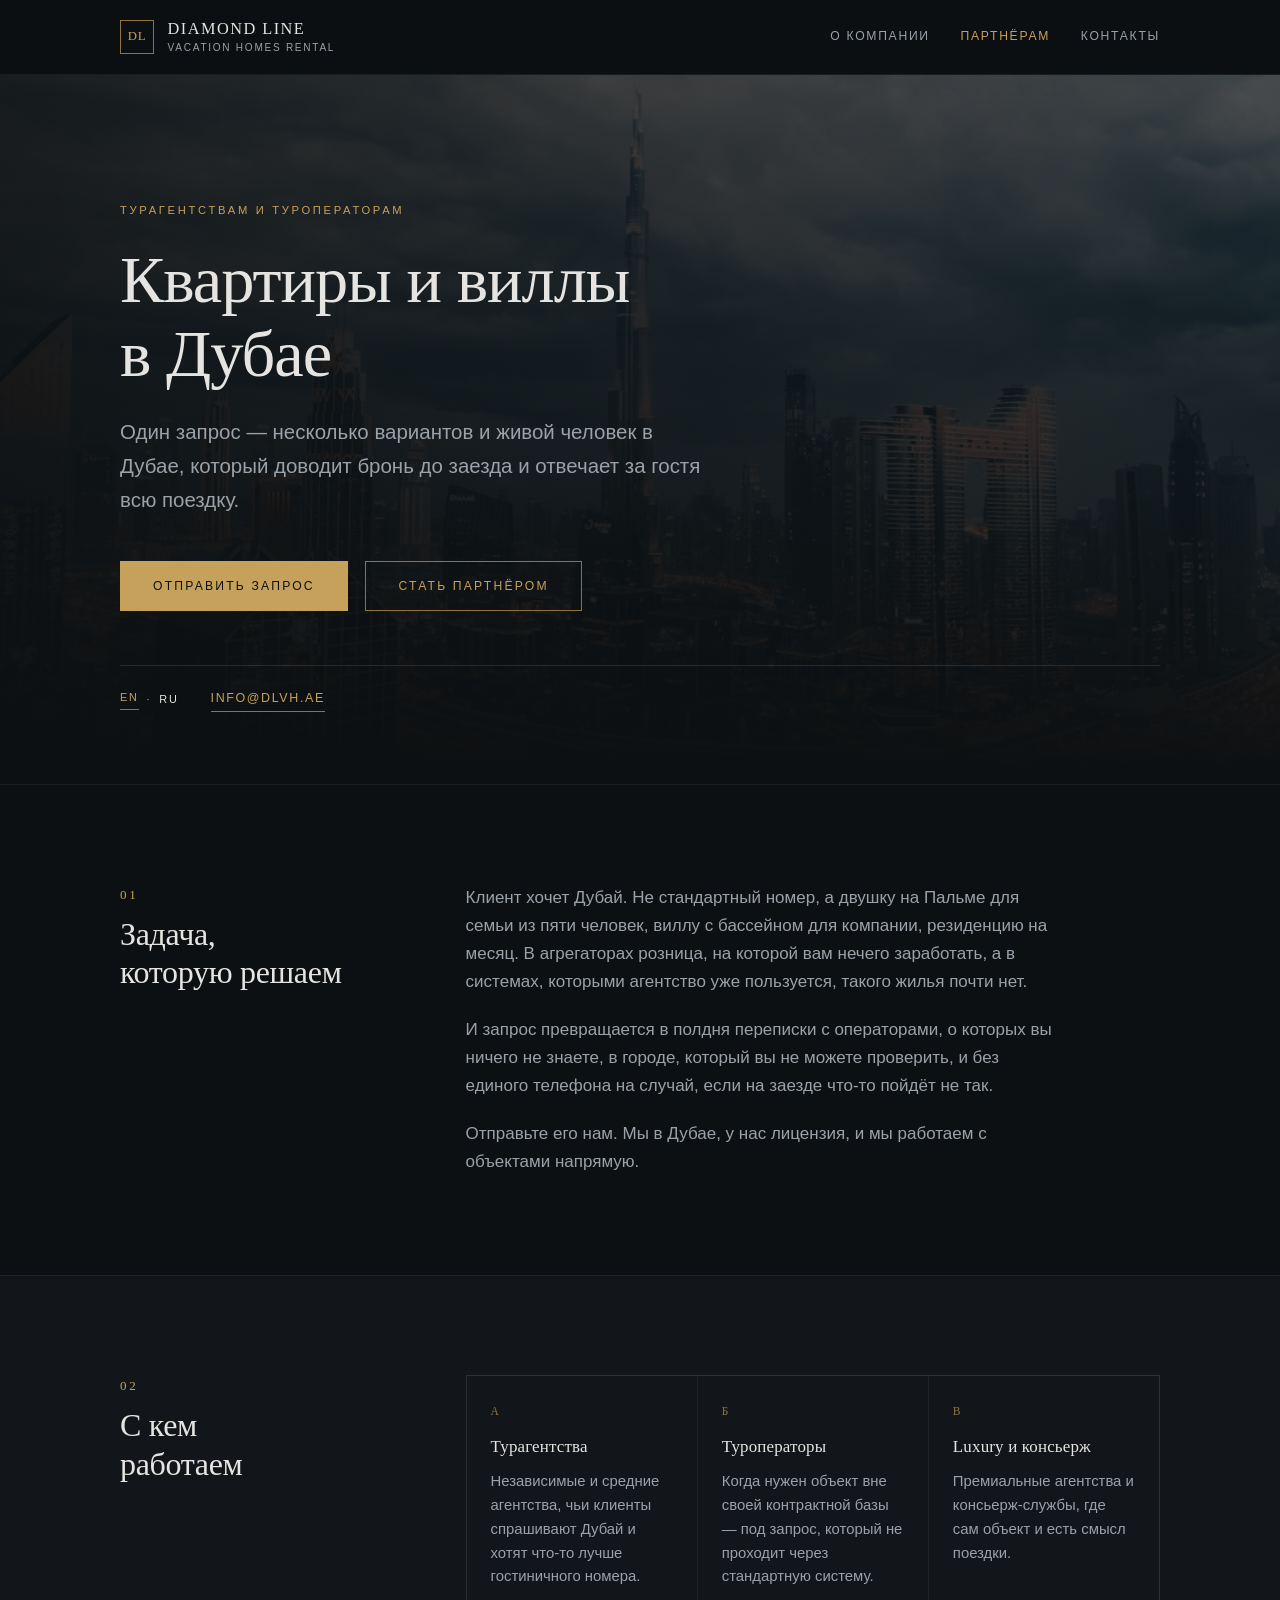
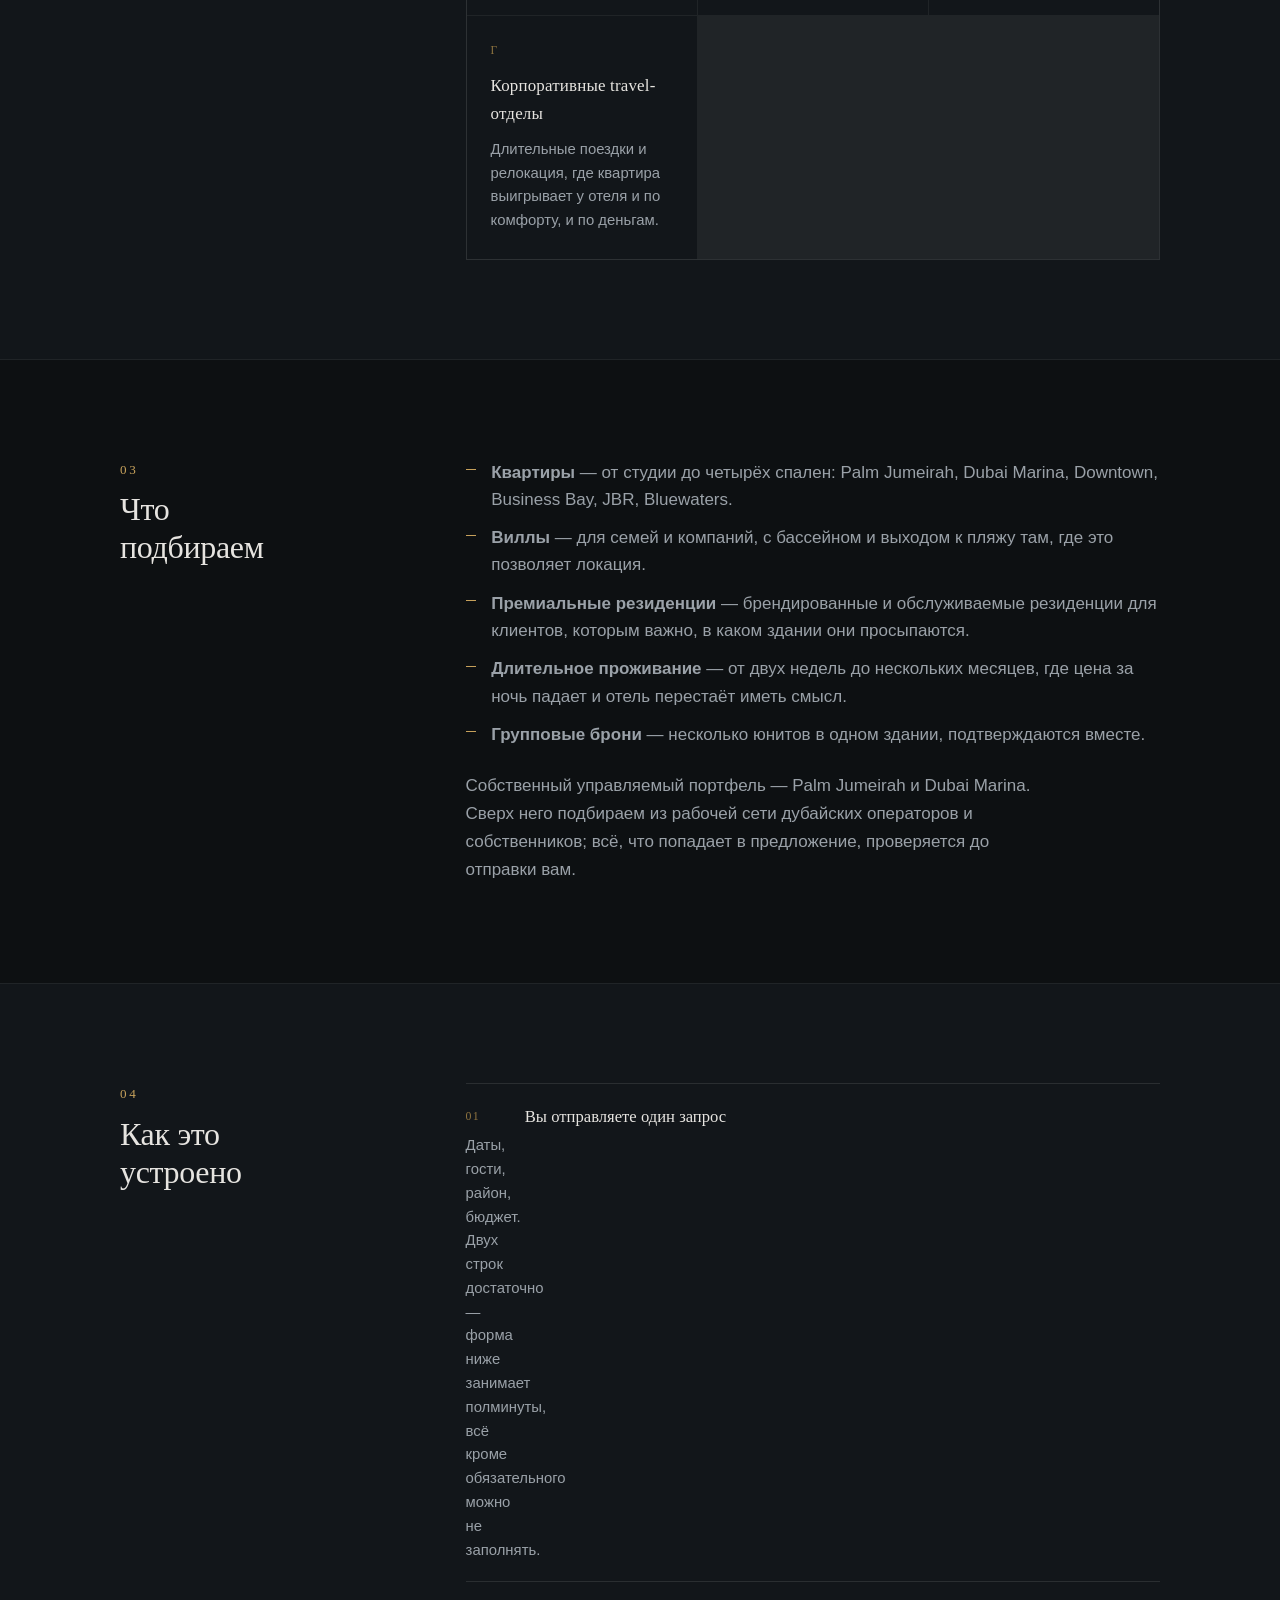
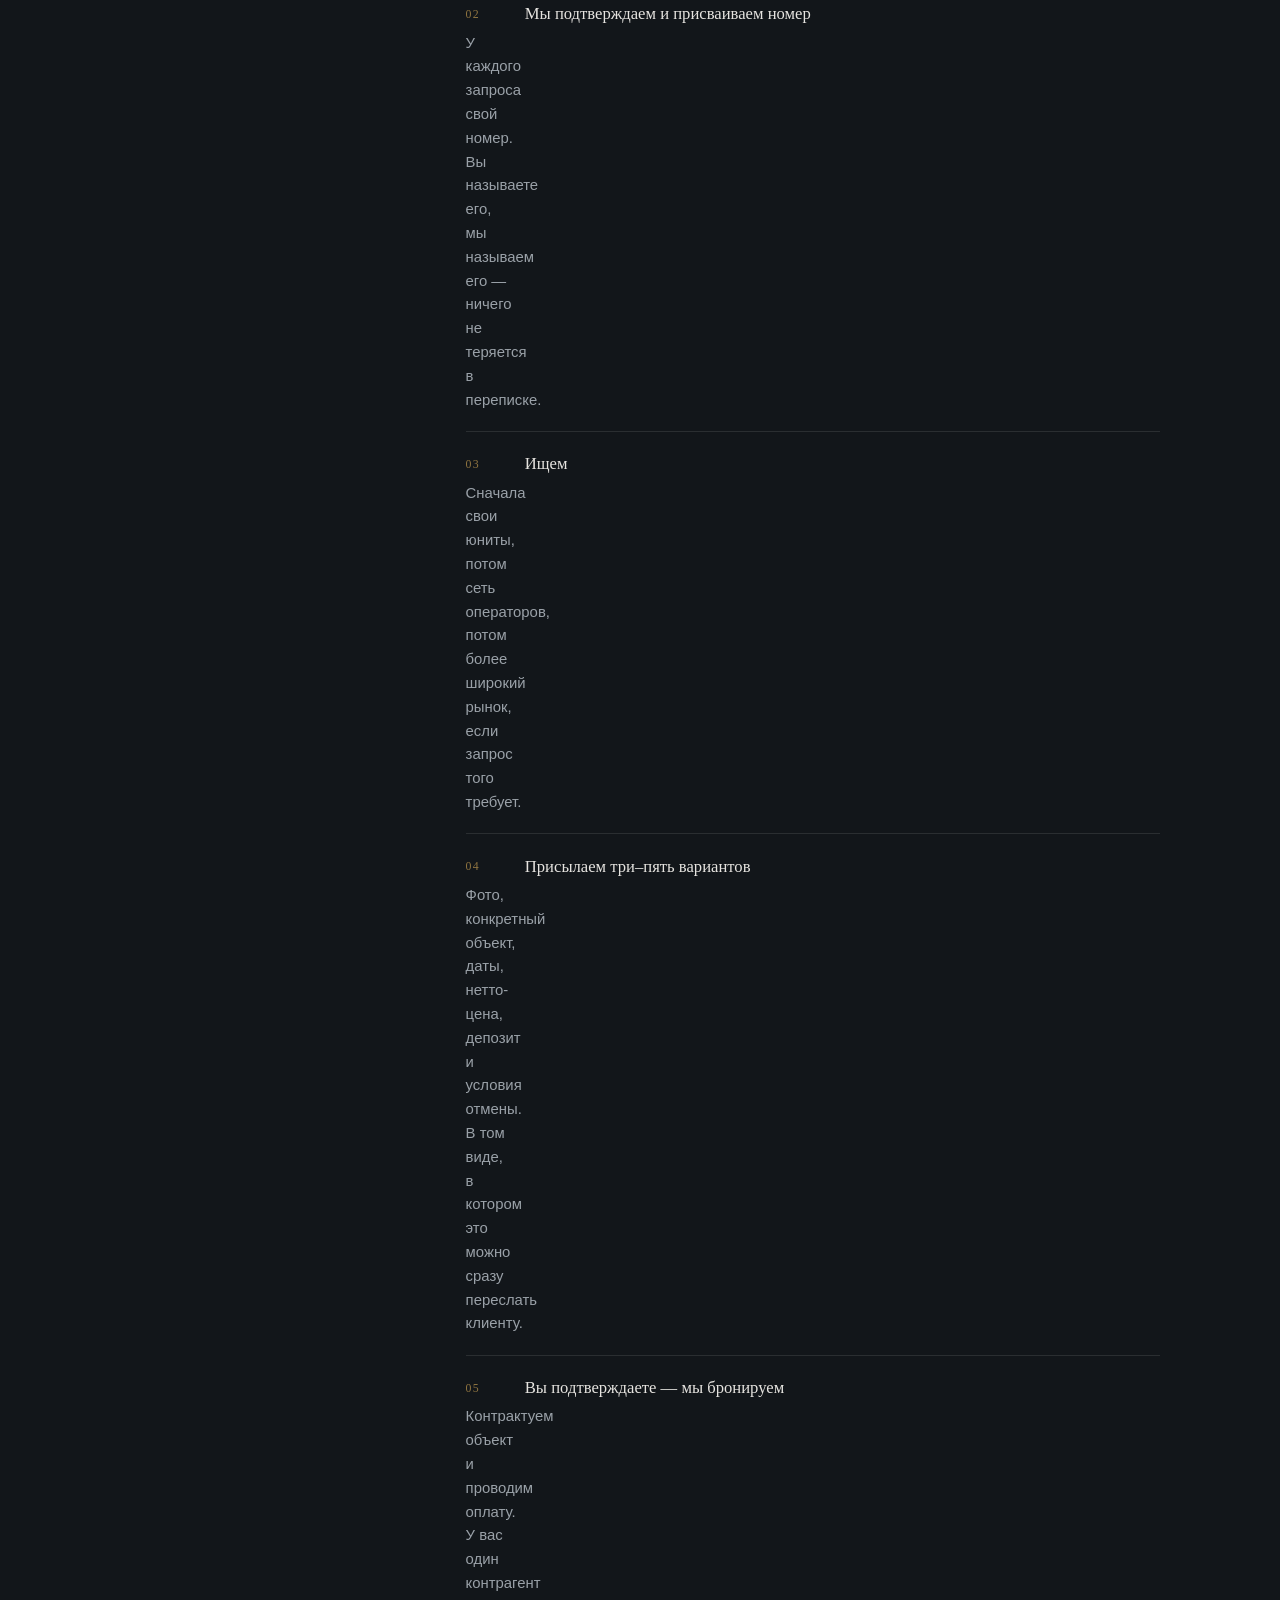
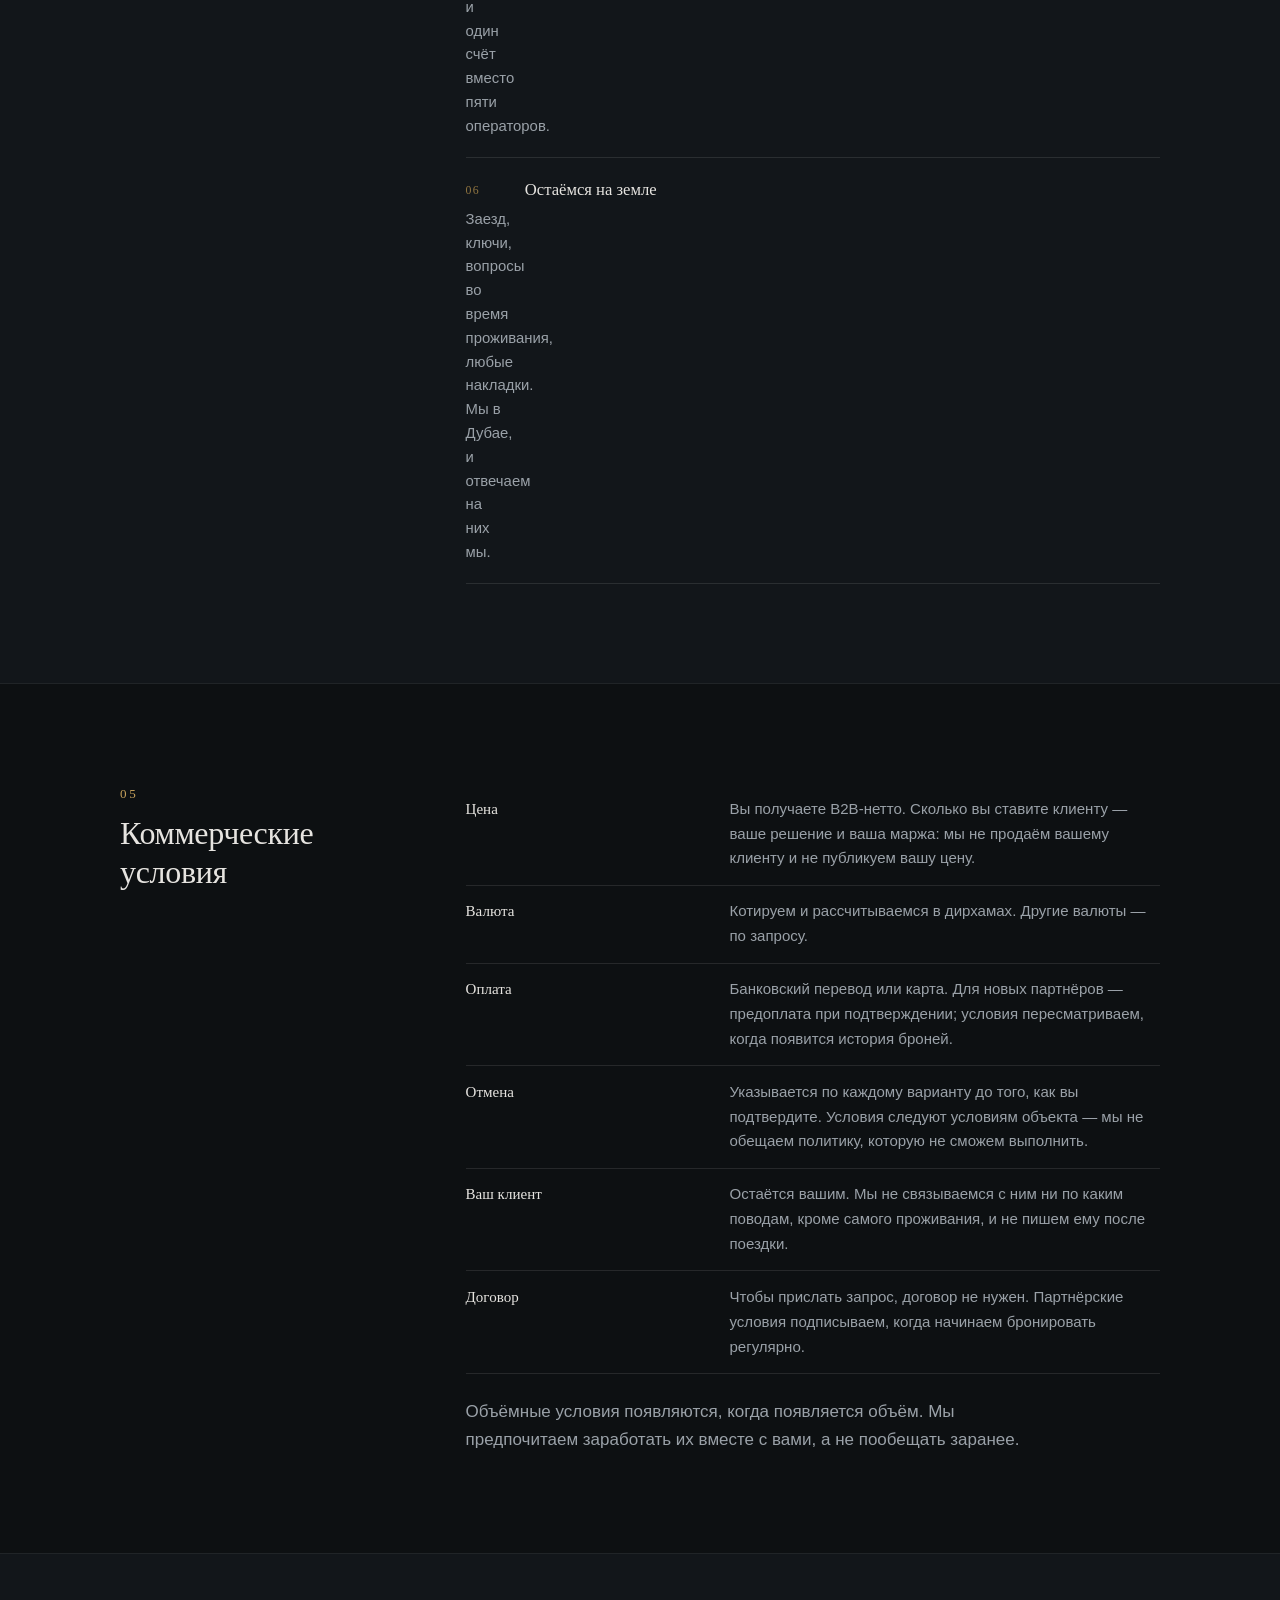
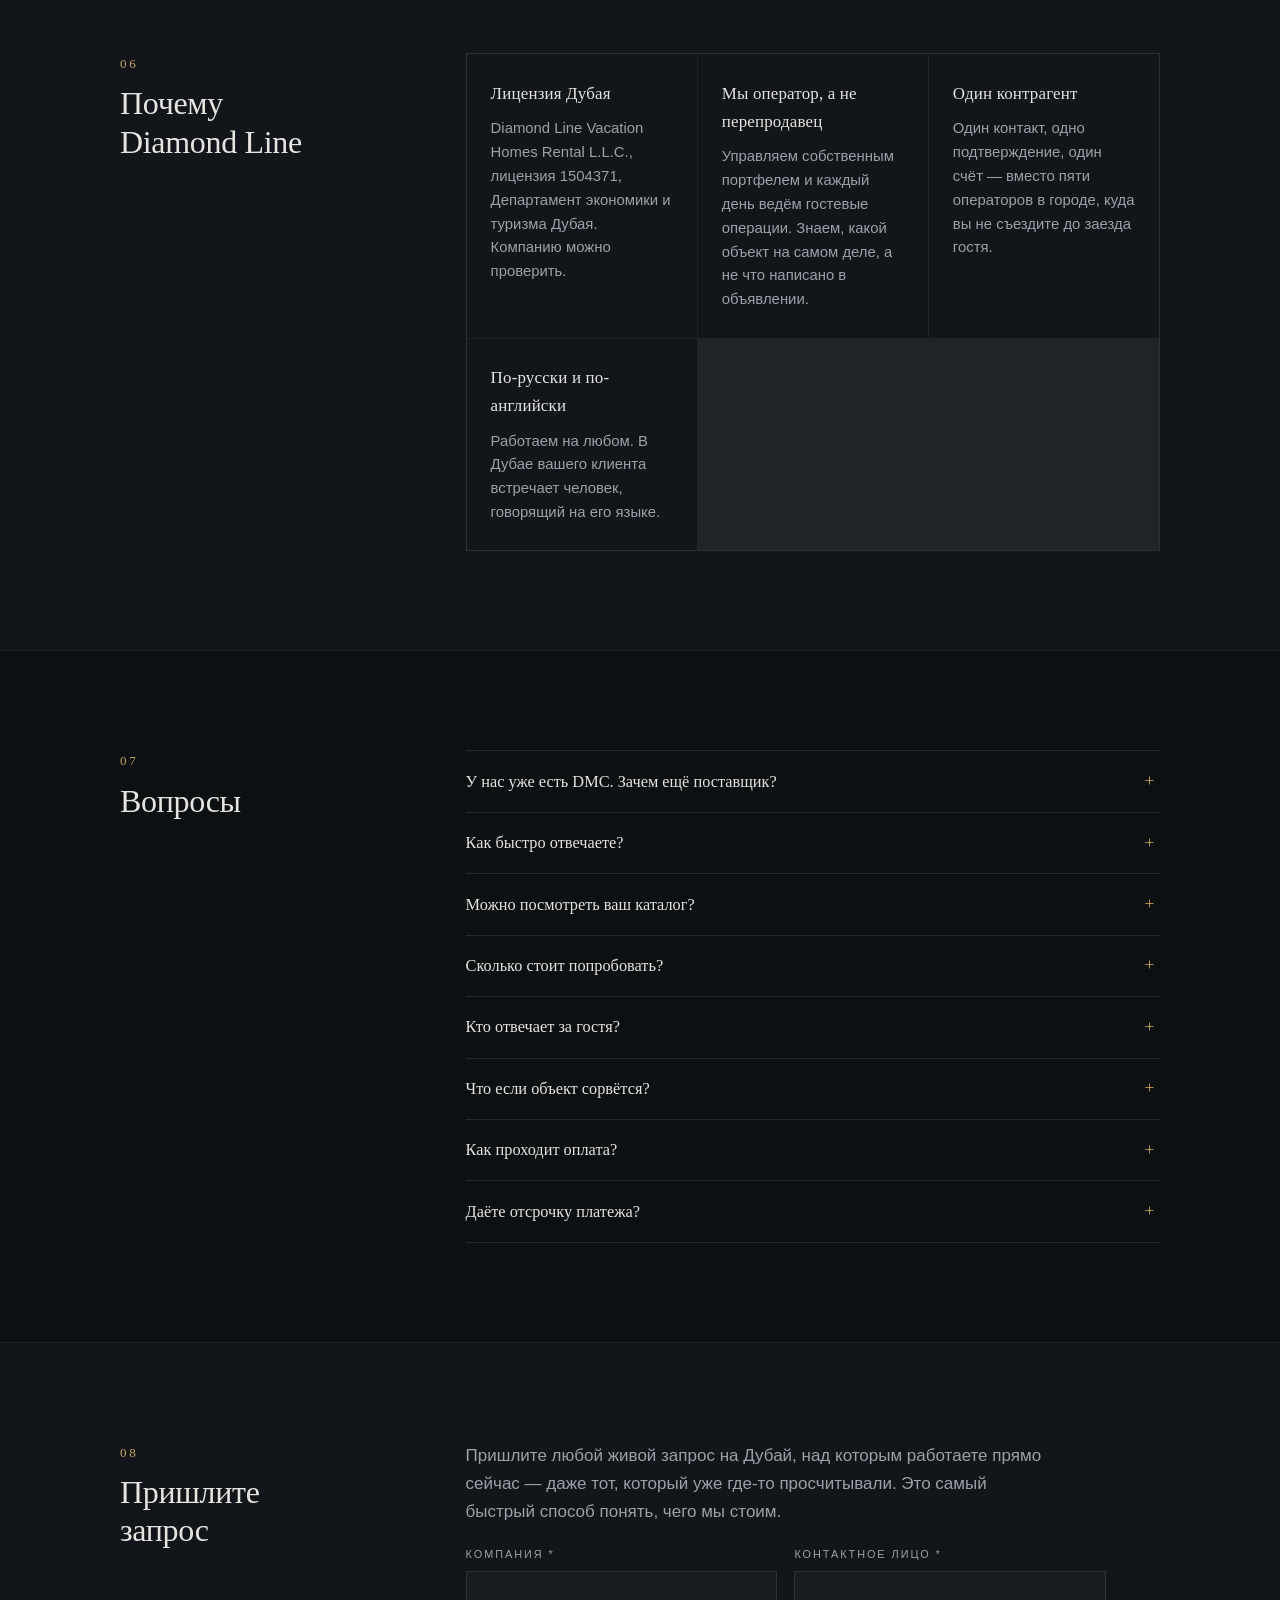
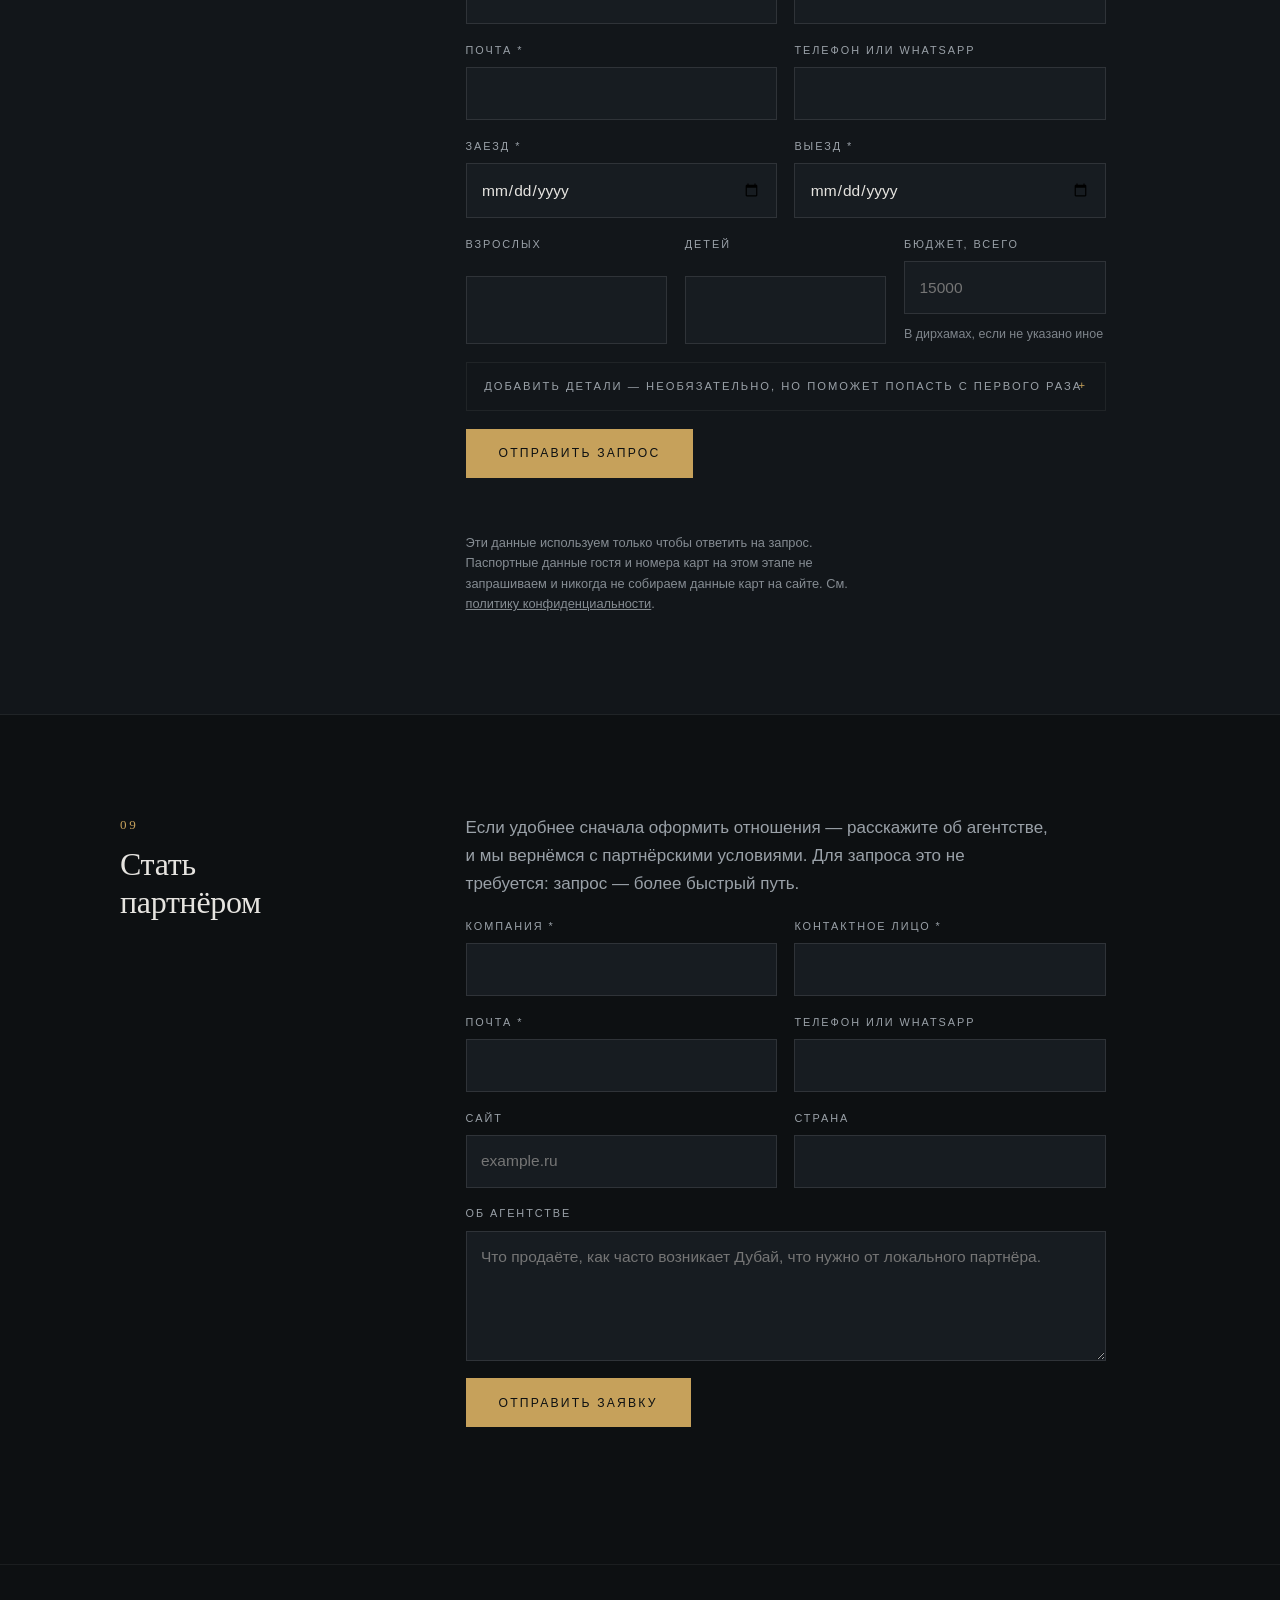
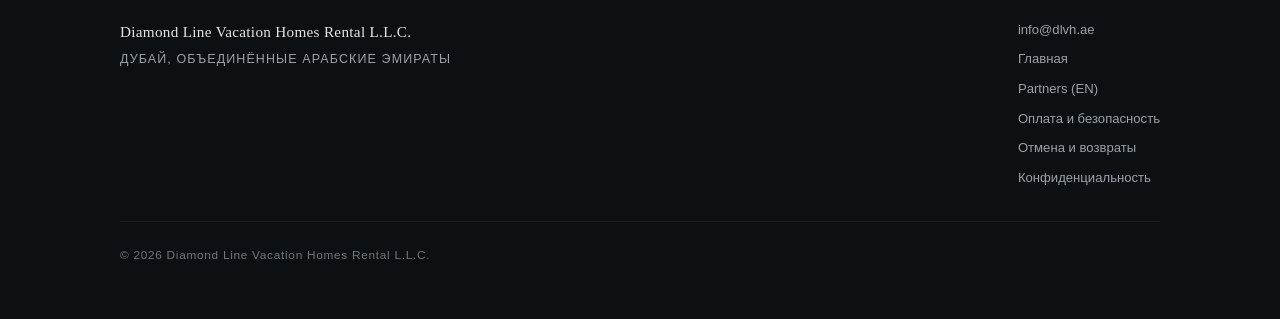
<file: partners/ru/index.html>
<!DOCTYPE html>
<html lang="ru">
<head>
<meta charset="utf-8">
<meta name="viewport" content="width=device-width, initial-scale=1">
<title>Партнёрам — квартиры и виллы в Дубае для турагентств | Diamond Line</title>
<meta name="description" content="Diamond Line подбирает квартиры, виллы и резиденции в Дубае для турагентств и туроператоров. Один запрос — несколько вариантов, нетто-цены и своя команда в Дубае.">
<link rel="canonical" href="https://dlvh.ae/partners/ru/">
<meta name="robots" content="index, follow">
<link rel="alternate" hreflang="en" href="https://dlvh.ae/partners/">
<link rel="alternate" hreflang="ru" href="https://dlvh.ae/partners/ru/">
<link rel="alternate" hreflang="x-default" href="https://dlvh.ae/partners/">

<meta property="og:type" content="website">
<meta property="og:url" content="https://dlvh.ae/partners/ru/">
<meta property="og:site_name" content="Diamond Line Vacation Homes Rental L.L.C.">
<meta property="og:title" content="Квартиры и виллы в Дубае для турагентств">
<meta property="og:description" content="Один запрос — несколько вариантов и живой человек в Дубае.">
<meta property="og:image" content="https://dlvh.ae/assets/images/dubai-skyline-dusk.jpg">
<meta name="twitter:card" content="summary_large_image">

<link rel="icon" href="../../assets/favicon.svg" type="image/svg+xml">
<link rel="stylesheet" href="../../assets/styles.css">
<link rel="stylesheet" href="../../assets/partners.css">
<script>document.documentElement.className += " js";</script>
</head>
<body>

<a class="skip-link" href="#main">Перейти к содержанию</a>

<header class="site-header" id="top">
  <div class="wrap header-inner">
    <a class="wordmark" href="../../" aria-label="Diamond Line Vacation Homes Rental">
      <span class="wordmark-mark" aria-hidden="true">DL</span>
      <span class="wordmark-text">
        <strong>Diamond&nbsp;Line</strong>
        <em>Vacation Homes Rental</em>
      </span>
    </a>
    <nav class="site-nav" aria-label="Основная">
      <a href="../../#about">О компании</a>
      <a href="./" class="nav-b2b" aria-current="page">Партнёрам</a>
      <a href="../../#contact">Контакты</a>
    </nav>
  </div>
</header>

<main id="main">

  <section class="hero hero-b2b">
    <div class="hero-media">
      <img src="../../assets/images/dubai-skyline-dusk.jpg"
           alt="Панорама Дубая в сумерках"
           width="1080" height="702" fetchpriority="high" decoding="async">
    </div>
    <div class="wrap hero-inner">
      <p class="eyebrow">Турагентствам и туроператорам</p>
      <h1>Квартиры и виллы<br>в Дубае</h1>
      <p class="hero-lede">
        Один запрос — несколько вариантов и живой человек в Дубае, который доводит
        бронь до заезда и отвечает за гостя всю поездку.
      </p>
      <div class="hero-cta">
        <a href="#request" class="btn js-cta-request">Отправить запрос</a>
        <a href="#partner" class="btn-ghost">Стать партнёром</a>
      </div>
      <p class="hero-meta">
        <span class="lang-switch"><a href="../">EN</a> · <span aria-current="true">RU</span></span>
        <a href="mailto:info@dlvh.ae">info@dlvh.ae</a>
      </p>
    </div>
  </section>

  <section class="section" id="why">
    <div class="wrap section-grid reveal">
      <div class="section-head">
        <p class="section-num">01</p>
        <h2>Задача,<br>которую решаем</h2>
      </div>
      <div class="section-body">
        <p>
          Клиент хочет Дубай. Не стандартный номер, а двушку на Пальме для семьи из
          пяти человек, виллу с бассейном для компании, резиденцию на месяц. В
          агрегаторах розница, на которой вам нечего заработать, а в системах, которыми
          агентство уже пользуется, такого жилья почти нет.
        </p>
        <p>
          И запрос превращается в полдня переписки с операторами, о которых вы ничего не
          знаете, в городе, который вы не можете проверить, и без единого телефона на
          случай, если на заезде что-то пойдёт не так.
        </p>
        <p>
          Отправьте его нам. Мы в Дубае, у нас лицензия, и мы работаем с объектами
          напрямую.
        </p>
      </div>
    </div>
  </section>

  <section class="section section-alt" id="who">
    <div class="wrap section-grid reveal">
      <div class="section-head">
        <p class="section-num">02</p>
        <h2>С кем<br>работаем</h2>
      </div>
      <div class="section-body">
        <div class="cards">
          <div class="card">
            <span class="card-num">А</span>
            <h3>Турагентства</h3>
            <p>Независимые и средние агентства, чьи клиенты спрашивают Дубай и хотят
               что-то лучше гостиничного номера.</p>
          </div>
          <div class="card">
            <span class="card-num">Б</span>
            <h3>Туроператоры</h3>
            <p>Когда нужен объект вне своей контрактной базы — под запрос, который не
               проходит через стандартную систему.</p>
          </div>
          <div class="card">
            <span class="card-num">В</span>
            <h3>Luxury и консьерж</h3>
            <p>Премиальные агентства и консьерж-службы, где сам объект и есть смысл
               поездки.</p>
          </div>
          <div class="card">
            <span class="card-num">Г</span>
            <h3>Корпоративные travel-отделы</h3>
            <p>Длительные поездки и релокация, где квартира выигрывает у отеля и по
               комфорту, и по деньгам.</p>
          </div>
        </div>
      </div>
    </div>
  </section>

  <section class="section" id="inventory">
    <div class="wrap section-grid reveal">
      <div class="section-head">
        <p class="section-num">03</p>
        <h2>Что<br>подбираем</h2>
      </div>
      <div class="section-body">
        <ul class="ticks">
          <li><strong>Квартиры</strong> — от студии до четырёх спален: Palm Jumeirah,
              Dubai Marina, Downtown, Business Bay, JBR, Bluewaters.</li>
          <li><strong>Виллы</strong> — для семей и компаний, с бассейном и выходом к
              пляжу там, где это позволяет локация.</li>
          <li><strong>Премиальные резиденции</strong> — брендированные и обслуживаемые
              резиденции для клиентов, которым важно, в каком здании они просыпаются.</li>
          <li><strong>Длительное проживание</strong> — от двух недель до нескольких
              месяцев, где цена за ночь падает и отель перестаёт иметь смысл.</li>
          <li><strong>Групповые брони</strong> — несколько юнитов в одном здании,
              подтверждаются вместе.</li>
        </ul>
        <p>
          Собственный управляемый портфель — Palm Jumeirah и Dubai Marina.
          Сверх него подбираем из рабочей сети дубайских операторов и собственников;
          всё, что попадает в предложение, проверяется до отправки вам.
        </p>
      </div>
    </div>
  </section>

  <section class="section section-alt" id="how">
    <div class="wrap section-grid reveal">
      <div class="section-head">
        <p class="section-num">04</p>
        <h2>Как это<br>устроено</h2>
      </div>
      <div class="section-body">
        <ol class="steps">
          <li><strong>Вы отправляете один запрос</strong>
              <span>Даты, гости, район, бюджет. Двух строк достаточно — форма ниже
              занимает полминуты, всё кроме обязательного можно не заполнять.</span></li>
          <li><strong>Мы подтверждаем и присваиваем номер</strong>
              <span>У каждого запроса свой номер. Вы называете его, мы называем его —
              ничего не теряется в переписке.</span></li>
          <li><strong>Ищем</strong>
              <span>Сначала свои юниты, потом сеть операторов, потом более широкий рынок,
              если запрос того требует.</span></li>
          <li><strong>Присылаем три–пять вариантов</strong>
              <span>Фото, конкретный объект, даты, нетто-цена, депозит и условия отмены.
              В том виде, в котором это можно сразу переслать клиенту.</span></li>
          <li><strong>Вы подтверждаете — мы бронируем</strong>
              <span>Контрактуем объект и проводим оплату. У вас один контрагент и один
              счёт вместо пяти операторов.</span></li>
          <li><strong>Остаёмся на земле</strong>
              <span>Заезд, ключи, вопросы во время проживания, любые накладки. Мы в
              Дубае, и отвечаем на них мы.</span></li>
        </ol>
      </div>
    </div>
  </section>

  <section class="section" id="terms">
    <div class="wrap section-grid reveal">
      <div class="section-head">
        <p class="section-num">05</p>
        <h2>Коммерческие<br>условия</h2>
      </div>
      <div class="section-body">
        <table class="terms-table">
          <tr>
            <th>Цена</th>
            <td>Вы получаете B2B-нетто. Сколько вы ставите клиенту — ваше решение и ваша
                маржа: мы не продаём вашему клиенту и не публикуем вашу цену.</td>
          </tr>
          <tr>
            <th>Валюта</th>
            <td>Котируем и рассчитываемся в дирхамах. Другие валюты — по запросу.</td>
          </tr>
          <tr>
            <th>Оплата</th>
            <td>Банковский перевод или карта. Для новых партнёров — предоплата при
                подтверждении; условия пересматриваем, когда появится история броней.</td>
          </tr>
          <tr>
            <th>Отмена</th>
            <td>Указывается по каждому варианту до того, как вы подтвердите. Условия
                следуют условиям объекта — мы не обещаем политику, которую не сможем
                выполнить.</td>
          </tr>
          <tr>
            <th>Ваш клиент</th>
            <td>Остаётся вашим. Мы не связываемся с ним ни по каким поводам, кроме самого
                проживания, и не пишем ему после поездки.</td>
          </tr>
          <tr>
            <th>Договор</th>
            <td>Чтобы прислать запрос, договор не нужен. Партнёрские условия подписываем,
                когда начинаем бронировать регулярно.</td>
          </tr>
        </table>
        <p>
          Объёмные условия появляются, когда появляется объём. Мы предпочитаем заработать
          их вместе с вами, а не пообещать заранее.
        </p>
      </div>
    </div>
  </section>

  <section class="section section-alt" id="why-us">
    <div class="wrap section-grid reveal">
      <div class="section-head">
        <p class="section-num">06</p>
        <h2>Почему<br>Diamond Line</h2>
      </div>
      <div class="section-body">
        <div class="cards">
          <div class="card">
            <h3>Лицензия Дубая</h3>
            <p>Diamond Line Vacation Homes Rental L.L.C., лицензия 1504371, Департамент
               экономики и туризма Дубая. Компанию можно проверить.</p>
          </div>
          <div class="card">
            <h3>Мы оператор, а не перепродавец</h3>
            <p>Управляем собственным портфелем и каждый день ведём гостевые операции.
               Знаем, какой объект на самом деле, а не что написано в объявлении.</p>
          </div>
          <div class="card">
            <h3>Один контрагент</h3>
            <p>Один контакт, одно подтверждение, один счёт — вместо пяти операторов в
               городе, куда вы не съездите до заезда гостя.</p>
          </div>
          <div class="card">
            <h3>По-русски и по-английски</h3>
            <p>Работаем на любом. В Дубае вашего клиента встречает человек, говорящий на
               его языке.</p>
          </div>
        </div>
      </div>
    </div>
  </section>

  <section class="section" id="faq">
    <div class="wrap section-grid reveal">
      <div class="section-head">
        <p class="section-num">07</p>
        <h2>Вопросы</h2>
      </div>
      <div class="section-body">
        <div class="faq">

          <details>
            <summary>У нас уже есть DMC. Зачем ещё поставщик?</summary>
            <div class="faq-body">
              <p>Большинство DMC построены вокруг отелей, экскурсий и трансферов. Мы
                 построены вокруг квартир, вилл и резиденций — тех запросов, по которым
                 DMC обычно возвращается ни с чем. Пришлите нам как раз такой и
                 сравните.</p>
            </div>
          </details>

          <details>
            <summary>Как быстро отвечаете?</summary>
            <div class="faq-body">
              <p>Подтверждаем получение и присваиваем номер сразу. По обычным запросам
                 возвращаемся с вариантами в тот же рабочий день. Если запрос срочный —
                 напишите об этом: мы честно скажем, успеваем или нет, а не будем тянуть.</p>
            </div>
          </details>

          <details>
            <summary>Можно посмотреть ваш каталог?</summary>
            <div class="faq-body">
              <p>Каталога намеренно нет. Доступность в Дубае меняется ежедневно, и
                 статичный список будет неактуален к моменту, когда вы его откроете.
                 Пришлите запрос — получите то, что реально свободно на эти даты и
                 проверено перед отправкой.</p>
            </div>
          </details>

          <details>
            <summary>Сколько стоит попробовать?</summary>
            <div class="faq-body">
              <p>Нисколько. Ни договора, ни регистрации, ни минимального объёма. Пришлите
                 один живой запрос и судите по ответу.</p>
            </div>
          </details>

          <details>
            <summary>Кто отвечает за гостя?</summary>
            <div class="faq-body">
              <p>После подтверждения брони — мы: за объект, за заезд и за всё, что
                 происходит во время проживания. Отношения с клиентом остаются вашими,
                 операционный риск в Дубае переходит к нам.</p>
            </div>
          </details>

          <details>
            <summary>Что если объект сорвётся?</summary>
            <div class="faq-body">
              <p>Заменяем на равноценный или лучше без доплаты с вашей стороны и
                 сообщаем в момент, когда узнали сами, а не накануне заезда. Это
                 прописано в партнёрских условиях.</p>
            </div>
          </details>

          <details>
            <summary>Как проходит оплата?</summary>
            <div class="faq-body">
              <p>Выставляем счёт агентству в дирхамах, вы платите переводом или картой.
                 Мы никогда не запрашиваем у вашего клиента данные карты и не берём с
                 него оплату напрямую, если вы сами об этом не попросите.</p>
            </div>
          </details>

          <details>
            <summary>Даёте отсрочку платежа?</summary>
            <div class="faq-body">
              <p>На старте нет. Новые партнёры платят при подтверждении. Когда появится
                 история броней, условия оплаты можно обсуждать — и мы ответим прямо
                 «да» или «нет», а не оставим вопрос размытым.</p>
            </div>
          </details>

        </div>
      </div>
    </div>
  </section>

  <section class="section section-alt" id="request">
    <div class="wrap section-grid reveal">
      <div class="section-head">
        <p class="section-num">08</p>
        <h2>Пришлите<br>запрос</h2>
      </div>
      <div class="section-body">
        <p>
          Пришлите любой живой запрос на Дубай, над которым работаете прямо сейчас —
          даже тот, который уже где-то просчитывали. Это самый быстрый способ понять,
          чего мы стоим.
        </p>

        <form class="form-b2b" id="b2b-request-form" data-kind="request" novalidate>

          <div class="form-row">
            <div class="field">
              <label for="r-company">Компания *</label>
              <input type="text" id="r-company" name="company" autocomplete="organization" required>
            </div>
            <div class="field">
              <label for="r-contact">Контактное лицо *</label>
              <input type="text" id="r-contact" name="contact" autocomplete="name" required>
            </div>
          </div>

          <div class="form-row">
            <div class="field">
              <label for="r-email">Почта *</label>
              <input type="email" id="r-email" name="email" autocomplete="email" required>
            </div>
            <div class="field">
              <label for="r-phone">Телефон или WhatsApp</label>
              <input type="tel" id="r-phone" name="phone" autocomplete="tel">
            </div>
          </div>

          <div class="form-row">
            <div class="field">
              <label for="r-in">Заезд *</label>
              <input type="date" id="r-in" name="check_in" required>
            </div>
            <div class="field">
              <label for="r-out">Выезд *</label>
              <input type="date" id="r-out" name="check_out" required>
            </div>
          </div>

          <div class="form-row">
            <div class="field">
              <label for="r-adults">Взрослых</label>
              <input type="number" id="r-adults" name="adults" min="1" max="30" inputmode="numeric">
            </div>
            <div class="field">
              <label for="r-children">Детей</label>
              <input type="number" id="r-children" name="children" min="0" max="20" inputmode="numeric">
            </div>
            <div class="field">
              <label for="r-budget">Бюджет, всего</label>
              <input type="text" id="r-budget" name="budget" inputmode="decimal" placeholder="15000">
              <p class="field-note">В дирхамах, если не указано иное</p>
            </div>
          </div>

          <details class="form-optional">
            <summary>Добавить детали — необязательно, но поможет попасть с первого раза</summary>
            <div class="form-optional-body">
              <div class="form-row">
                <div class="field">
                  <label for="r-area">Район</label>
                  <input type="text" id="r-area" name="area" placeholder="Palm Jumeirah, Marina, Downtown…">
                </div>
                <div class="field">
                  <label for="r-bedrooms">Спален</label>
                  <select id="r-bedrooms" name="bedrooms">
                    <option value="">Без предпочтений</option>
                    <option>Студия</option>
                    <option>1</option>
                    <option>2</option>
                    <option>3</option>
                    <option>4</option>
                    <option>5+</option>
                  </select>
                </div>
              </div>
              <div class="form-row">
                <div class="field">
                  <label for="r-type">Тип жилья</label>
                  <select id="r-type" name="property_type">
                    <option value="">Без предпочтений</option>
                    <option>Квартира</option>
                    <option>Вилла</option>
                    <option>Премиальная резиденция</option>
                    <option>Длительное проживание</option>
                    <option>Несколько юнитов</option>
                  </select>
                </div>
                <div class="field">
                  <label for="r-currency">Валюта</label>
                  <select id="r-currency" name="currency">
                    <option>AED</option>
                    <option>USD</option>
                    <option>EUR</option>
                    <option>RUB</option>
                  </select>
                </div>
              </div>
              <div class="field">
                <label for="r-ages">Возраст детей</label>
                <input type="text" id="r-ages" name="children_ages" placeholder="4 и 9">
              </div>
              <div class="field">
                <label for="r-req">Особые пожелания</label>
                <textarea id="r-req" name="requirements" rows="4"
                  placeholder="Вид на море, детская кроватка, ранний заезд, смежные юниты, доступная среда…"></textarea>
              </div>
              <div class="field">
                <label for="r-country">Страна</label>
                <input type="text" id="r-country" name="country" autocomplete="country-name">
              </div>
            </div>
          </details>

          <div class="field field-hp" aria-hidden="true">
            <label for="r-bot">Не заполняйте</label>
            <input type="text" id="r-bot" name="botcheck" tabindex="-1" autocomplete="off">
          </div>

          <button type="submit" class="btn">Отправить запрос</button>
          <p class="form-status" role="status" aria-live="polite"></p>
          <p class="form-legal">
            Эти данные используем только чтобы ответить на запрос. Паспортные данные
            гостя и номера карт на этом этапе не запрашиваем и никогда не собираем
            данные карт на сайте. См. <a href="../../privacy.html">политику
            конфиденциальности</a>.
          </p>
        </form>
      </div>
    </div>
  </section>

  <section class="section" id="partner">
    <div class="wrap section-grid reveal">
      <div class="section-head">
        <p class="section-num">09</p>
        <h2>Стать<br>партнёром</h2>
      </div>
      <div class="section-body">
        <p>
          Если удобнее сначала оформить отношения — расскажите об агентстве, и мы
          вернёмся с партнёрскими условиями. Для запроса это не требуется: запрос —
          более быстрый путь.
        </p>

        <form class="form-b2b" id="b2b-partner-form" data-kind="partner" novalidate>
          <div class="form-row">
            <div class="field">
              <label for="p-company">Компания *</label>
              <input type="text" id="p-company" name="company" autocomplete="organization" required>
            </div>
            <div class="field">
              <label for="p-contact">Контактное лицо *</label>
              <input type="text" id="p-contact" name="contact" autocomplete="name" required>
            </div>
          </div>
          <div class="form-row">
            <div class="field">
              <label for="p-email">Почта *</label>
              <input type="email" id="p-email" name="email" autocomplete="email" required>
            </div>
            <div class="field">
              <label for="p-phone">Телефон или WhatsApp</label>
              <input type="tel" id="p-phone" name="phone" autocomplete="tel">
            </div>
          </div>
          <div class="form-row">
            <div class="field">
              <label for="p-website">Сайт</label>
              <input type="text" id="p-website" name="website" placeholder="example.ru">
            </div>
            <div class="field">
              <label for="p-country">Страна</label>
              <input type="text" id="p-country" name="country" autocomplete="country-name">
            </div>
          </div>
          <div class="field">
            <label for="p-notes">Об агентстве</label>
            <textarea id="p-notes" name="notes" rows="4"
              placeholder="Что продаёте, как часто возникает Дубай, что нужно от локального партнёра."></textarea>
          </div>
          <div class="field field-hp" aria-hidden="true">
            <label for="p-bot">Не заполняйте</label>
            <input type="text" id="p-bot" name="botcheck" tabindex="-1" autocomplete="off">
          </div>
          <button type="submit" class="btn">Отправить заявку</button>
          <p class="form-status" role="status" aria-live="polite"></p>
        </form>
      </div>
    </div>
  </section>

</main>

<footer class="site-footer">
  <div class="wrap footer-inner">
    <p class="footer-entity">
      Diamond Line Vacation Homes Rental L.L.C.<br>
      <span>Дубай, Объединённые Арабские Эмираты</span>
    </p>
    <nav class="footer-nav" aria-label="Подвал">
      <a href="mailto:info@dlvh.ae">info@dlvh.ae</a>
      <a href="../../">Главная</a>
      <a href="../">Partners (EN)</a>
      <a href="../../payments.html">Оплата и безопасность</a>
      <a href="../../refund-policy.html">Отмена и возвраты</a>
      <a href="../../privacy.html">Конфиденциальность</a>
    </nav>
    <p class="footer-copy">© <span id="year">2026</span> Diamond Line Vacation Homes Rental L.L.C.</p>
  </div>
</footer>

<script src="../../assets/partners.js" defer></script>
</body>
</html>
</file>
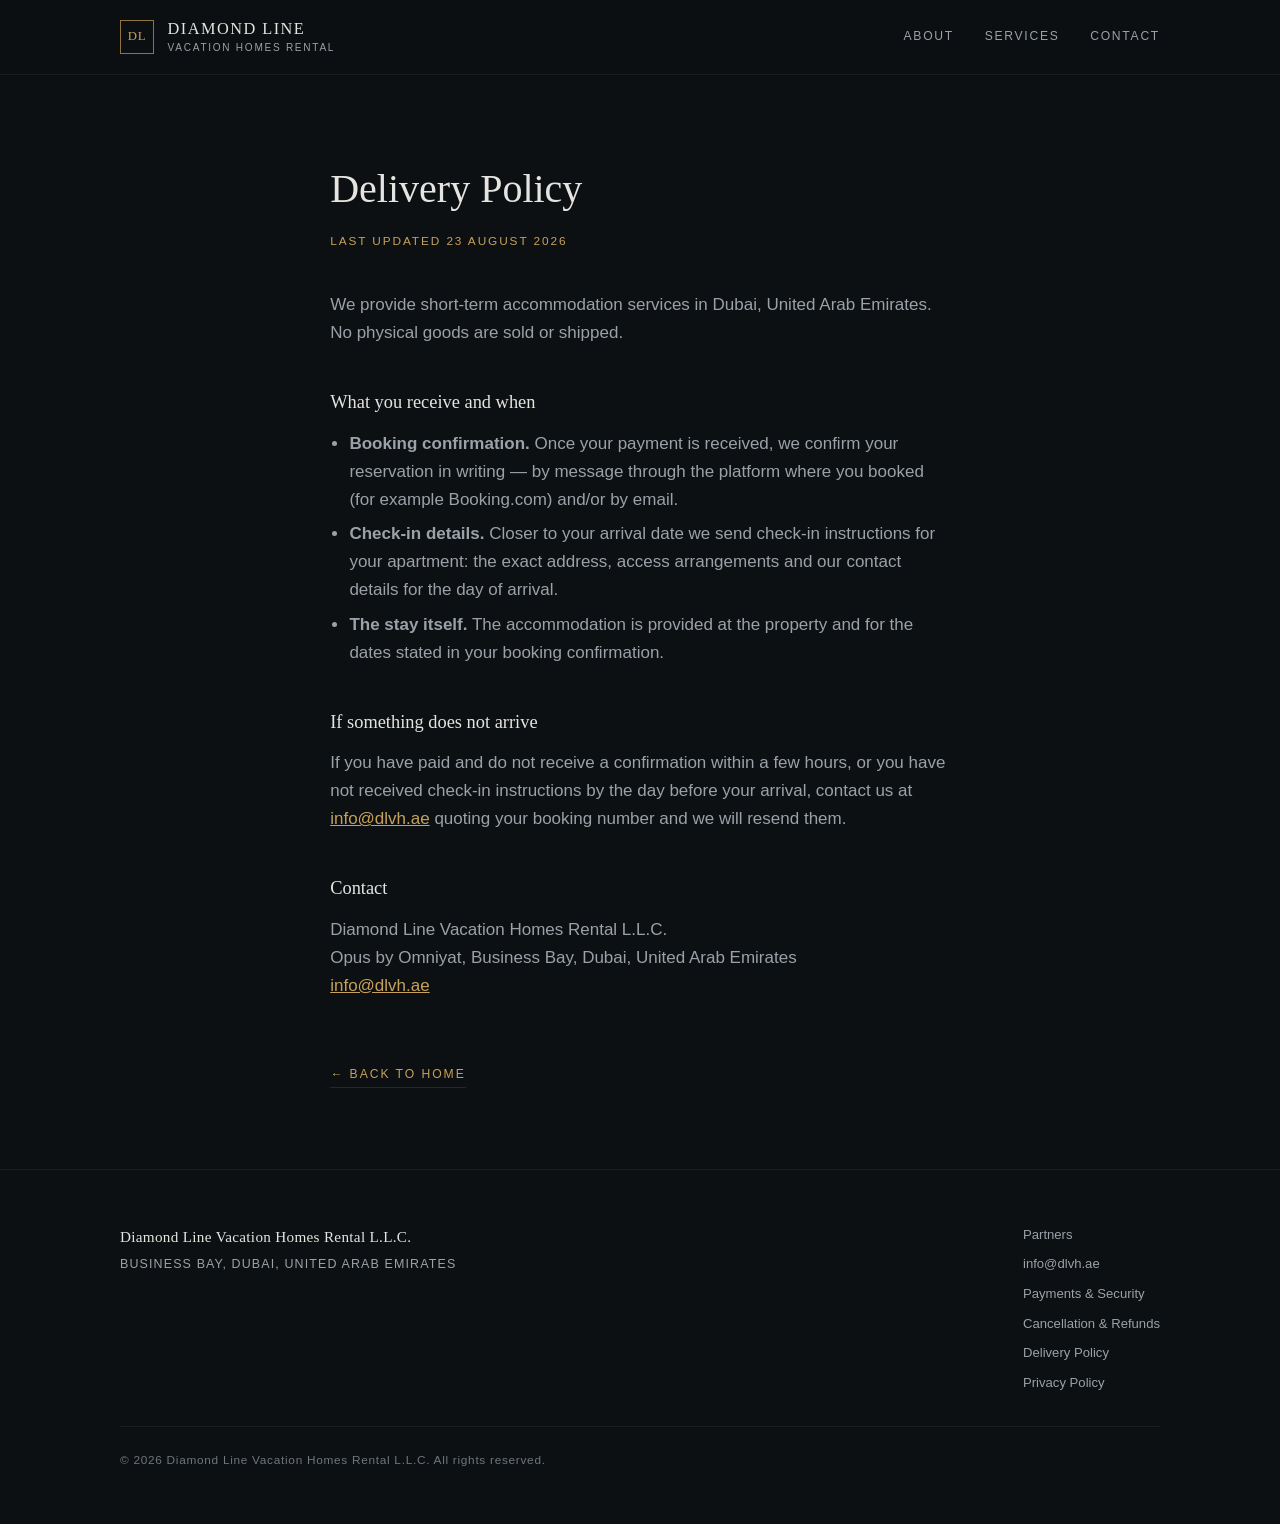
<file: delivery-policy.html>
<!DOCTYPE html>
<html lang="en">
<head>
<meta charset="utf-8">
<meta name="viewport" content="width=device-width, initial-scale=1">
<title>Delivery Policy — Diamond Line Vacation Homes Rental L.L.C.</title>
<meta name="description" content="How booking confirmations and check-in details are delivered by Diamond Line Vacation Homes Rental L.L.C.">
<link rel="canonical" href="https://dlvh.ae/delivery-policy.html">
<meta name="robots" content="index, follow">
<link rel="icon" href="assets/favicon.svg" type="image/svg+xml">
<link rel="stylesheet" href="assets/styles.css">
</head>
<body>

<a class="skip-link" href="#main">Skip to content</a>

<header class="site-header">
  <div class="wrap header-inner">
    <a class="wordmark" href="index.html" aria-label="Diamond Line Vacation Homes Rental, home">
      <span class="wordmark-mark" aria-hidden="true">DL</span>
      <span class="wordmark-text">
        <strong>Diamond&nbsp;Line</strong>
        <em>Vacation Homes Rental</em>
      </span>
    </a>
    <nav class="site-nav" aria-label="Primary">
      <a href="index.html#about">About</a>
      <a href="index.html#services">Services</a>
      <a href="index.html#contact">Contact</a>
    </nav>
  </div>
</header>

<main id="main">
  <div class="wrap legal">

    <h1>Delivery Policy</h1>
    <p class="updated">Last updated 23 August 2026</p>

    <p>
      We provide short-term accommodation services in Dubai, United Arab
      Emirates. No physical goods are sold or shipped.
    </p>

    <h2>What you receive and when</h2>
    <ul>
      <li><strong>Booking confirmation.</strong> Once your payment is received,
          we confirm your reservation in writing — by message through the
          platform where you booked (for example Booking.com) and/or by
          email.</li>
      <li><strong>Check-in details.</strong> Closer to your arrival date we
          send check-in instructions for your apartment: the exact address,
          access arrangements and our contact details for the day of
          arrival.</li>
      <li><strong>The stay itself.</strong> The accommodation is provided at
          the property and for the dates stated in your booking
          confirmation.</li>
    </ul>

    <h2>If something does not arrive</h2>
    <p>
      If you have paid and do not receive a confirmation within a few hours, or
      you have not received check-in instructions by the day before your
      arrival, contact us at <a href="mailto:info@dlvh.ae">info@dlvh.ae</a>
      quoting your booking number and we will resend them.
    </p>

    <h2>Contact</h2>
    <p>
      Diamond Line Vacation Homes Rental L.L.C.<br>
      Opus by Omniyat, Business Bay, Dubai, United Arab Emirates<br>
      <a href="mailto:info@dlvh.ae">info@dlvh.ae</a>
    </p>

    <a class="back-link" href="index.html">← Back to home</a>

  </div>
</main>

<footer class="site-footer">
  <div class="wrap footer-inner">
    <p class="footer-entity">
      Diamond Line Vacation Homes Rental L.L.C.<br>
      <span>Business Bay, Dubai, United Arab Emirates</span>
    </p>
    <nav class="footer-nav" aria-label="Footer">
      <a href="partners/">Partners</a>
      <a href="mailto:info@dlvh.ae">info@dlvh.ae</a>
      <a href="payments.html">Payments &amp; Security</a>
      <a href="refund-policy.html">Cancellation &amp; Refunds</a>
      <a href="delivery-policy.html">Delivery Policy</a>
      <a href="privacy.html">Privacy Policy</a>
    </nav>
    <p class="footer-copy">© 2026 Diamond Line Vacation Homes Rental L.L.C. All rights reserved.</p>
  </div>
</footer>

</body>
</html>
</file>
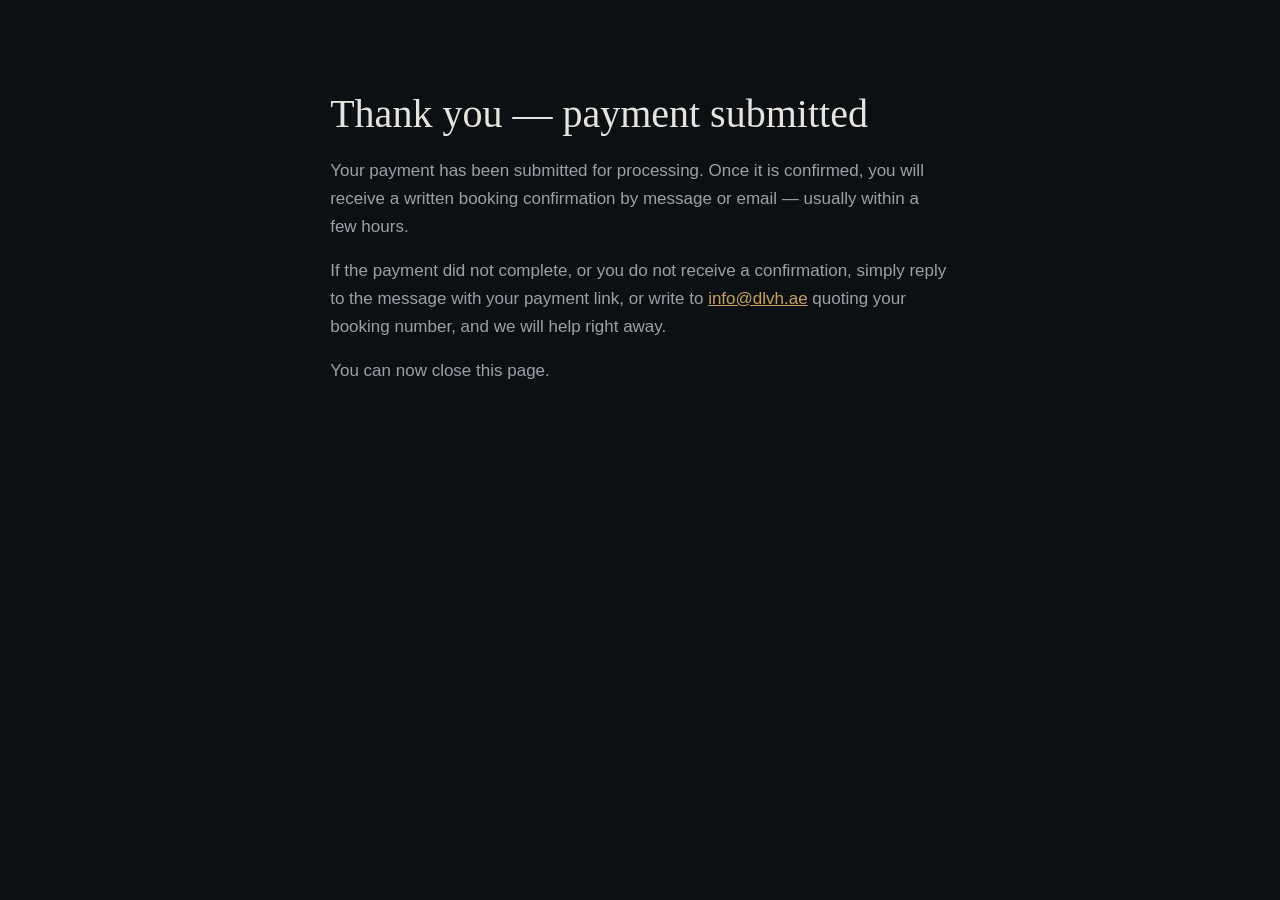
<file: payment-complete.html>
<!DOCTYPE html>
<html lang="en">
<head>
<meta charset="utf-8">
<meta name="viewport" content="width=device-width, initial-scale=1">
<title>Payment received</title>
<meta name="robots" content="noindex, nofollow">
<link rel="icon" href="assets/favicon.svg" type="image/svg+xml">
<link rel="stylesheet" href="assets/styles.css">
</head>
<body>

<main id="main">
  <div class="wrap legal">

    <h1>Thank you — payment submitted</h1>

    <p>
      Your payment has been submitted for processing. Once it is confirmed,
      you will receive a written booking confirmation by message or email —
      usually within a few hours.
    </p>
    <p>
      If the payment did not complete, or you do not receive a confirmation,
      simply reply to the message with your payment link, or write to
      <a href="mailto:info@dlvh.ae">info@dlvh.ae</a> quoting your booking
      number, and we will help right away.
    </p>
    <p>
      You can now close this page.
    </p>

  </div>
</main>

</body>
</html>
</file>
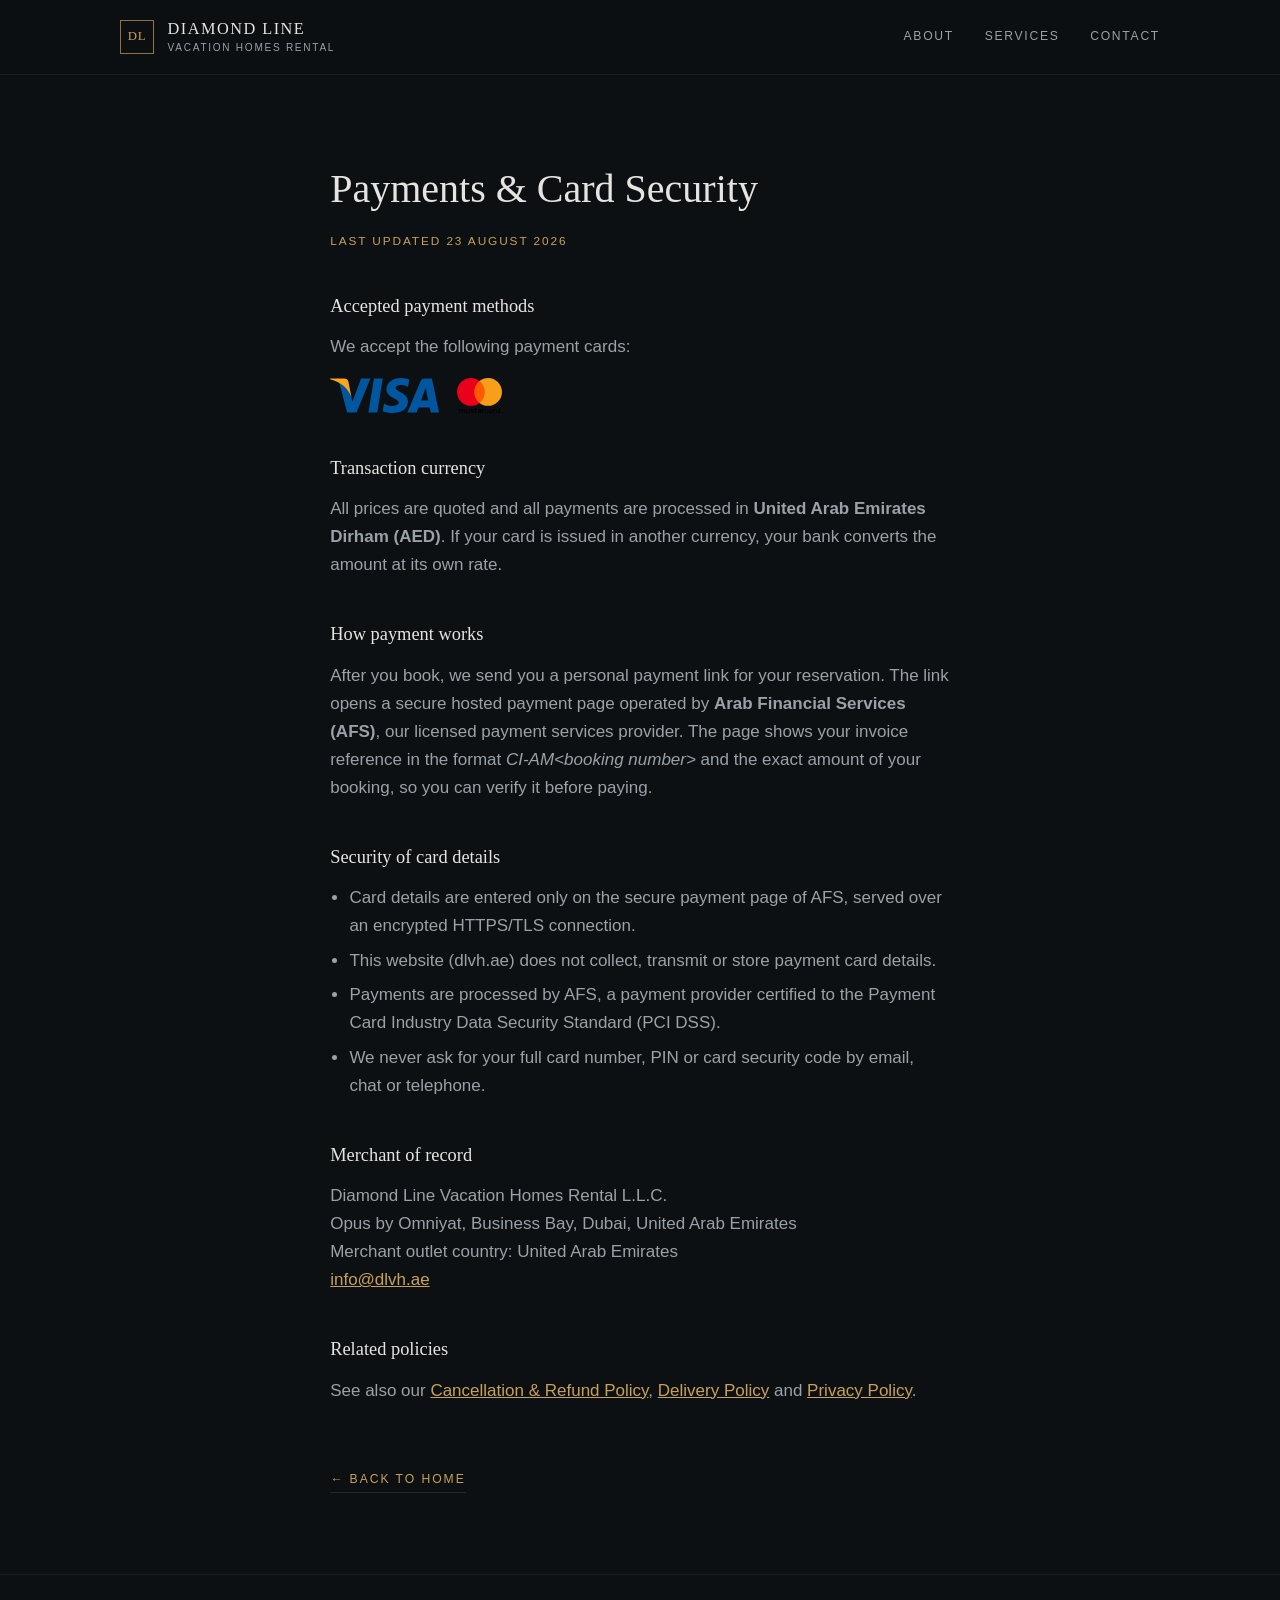
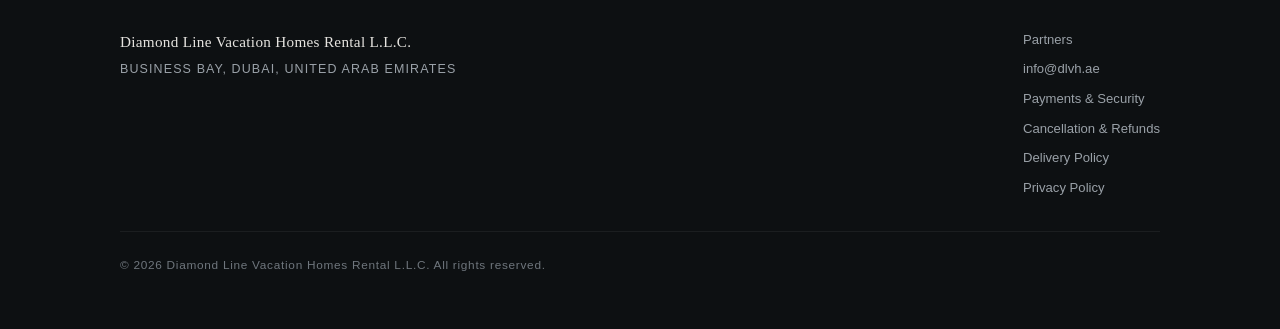
<file: payments.html>
<!DOCTYPE html>
<html lang="en">
<head>
<meta charset="utf-8">
<meta name="viewport" content="width=device-width, initial-scale=1">
<title>Payments &amp; Card Security — Diamond Line Vacation Homes Rental L.L.C.</title>
<meta name="description" content="Accepted cards, transaction currency and card data security for payments to Diamond Line Vacation Homes Rental L.L.C.">
<link rel="canonical" href="https://dlvh.ae/payments.html">
<meta name="robots" content="index, follow">
<link rel="icon" href="assets/favicon.svg" type="image/svg+xml">
<link rel="stylesheet" href="assets/styles.css">
</head>
<body>

<a class="skip-link" href="#main">Skip to content</a>

<header class="site-header">
  <div class="wrap header-inner">
    <a class="wordmark" href="index.html" aria-label="Diamond Line Vacation Homes Rental, home">
      <span class="wordmark-mark" aria-hidden="true">DL</span>
      <span class="wordmark-text">
        <strong>Diamond&nbsp;Line</strong>
        <em>Vacation Homes Rental</em>
      </span>
    </a>
    <nav class="site-nav" aria-label="Primary">
      <a href="index.html#about">About</a>
      <a href="index.html#services">Services</a>
      <a href="index.html#contact">Contact</a>
    </nav>
  </div>
</header>

<main id="main">
  <div class="wrap legal">

    <h1>Payments &amp; Card Security</h1>
    <p class="updated">Last updated 23 August 2026</p>

    <h2>Accepted payment methods</h2>
    <p>
      We accept the following payment cards:
    </p>
    <p class="card-marks">
      <img src="assets/images/visa.svg" alt="Visa" height="26">
      <img src="assets/images/mastercard.svg" alt="Mastercard" height="40">
    </p>

    <h2>Transaction currency</h2>
    <p>
      All prices are quoted and all payments are processed in
      <strong>United Arab Emirates Dirham (AED)</strong>. If your card is issued
      in another currency, your bank converts the amount at its own rate.
    </p>

    <h2>How payment works</h2>
    <p>
      After you book, we send you a personal payment link for your reservation.
      The link opens a secure hosted payment page operated by
      <strong>Arab Financial Services (AFS)</strong>, our licensed payment
      services provider. The page shows your invoice reference in the format
      <em>CI-AM&lt;booking&nbsp;number&gt;</em> and the exact amount of your
      booking, so you can verify it before paying.
    </p>

    <h2>Security of card details</h2>
    <ul>
      <li>Card details are entered only on the secure payment page of AFS,
          served over an encrypted HTTPS/TLS connection.</li>
      <li>This website (dlvh.ae) does not collect, transmit or store payment
          card details.</li>
      <li>Payments are processed by AFS, a payment provider certified to the
          Payment Card Industry Data Security Standard (PCI&nbsp;DSS).</li>
      <li>We never ask for your full card number, PIN or card security code by
          email, chat or telephone.</li>
    </ul>

    <h2>Merchant of record</h2>
    <p>
      Diamond Line Vacation Homes Rental L.L.C.<br>
      Opus by Omniyat, Business Bay, Dubai, United Arab Emirates<br>
      Merchant outlet country: United Arab Emirates<br>
      <a href="mailto:info@dlvh.ae">info@dlvh.ae</a>
    </p>

    <h2>Related policies</h2>
    <p>
      See also our <a href="refund-policy.html">Cancellation &amp; Refund
      Policy</a>, <a href="delivery-policy.html">Delivery Policy</a> and
      <a href="privacy.html">Privacy Policy</a>.
    </p>

    <a class="back-link" href="index.html">← Back to home</a>

  </div>
</main>

<footer class="site-footer">
  <div class="wrap footer-inner">
    <p class="footer-entity">
      Diamond Line Vacation Homes Rental L.L.C.<br>
      <span>Business Bay, Dubai, United Arab Emirates</span>
    </p>
    <nav class="footer-nav" aria-label="Footer">
      <a href="partners/">Partners</a>
      <a href="mailto:info@dlvh.ae">info@dlvh.ae</a>
      <a href="payments.html">Payments &amp; Security</a>
      <a href="refund-policy.html">Cancellation &amp; Refunds</a>
      <a href="delivery-policy.html">Delivery Policy</a>
      <a href="privacy.html">Privacy Policy</a>
    </nav>
    <p class="footer-copy">© 2026 Diamond Line Vacation Homes Rental L.L.C. All rights reserved.</p>
  </div>
</footer>

</body>
</html>
</file>
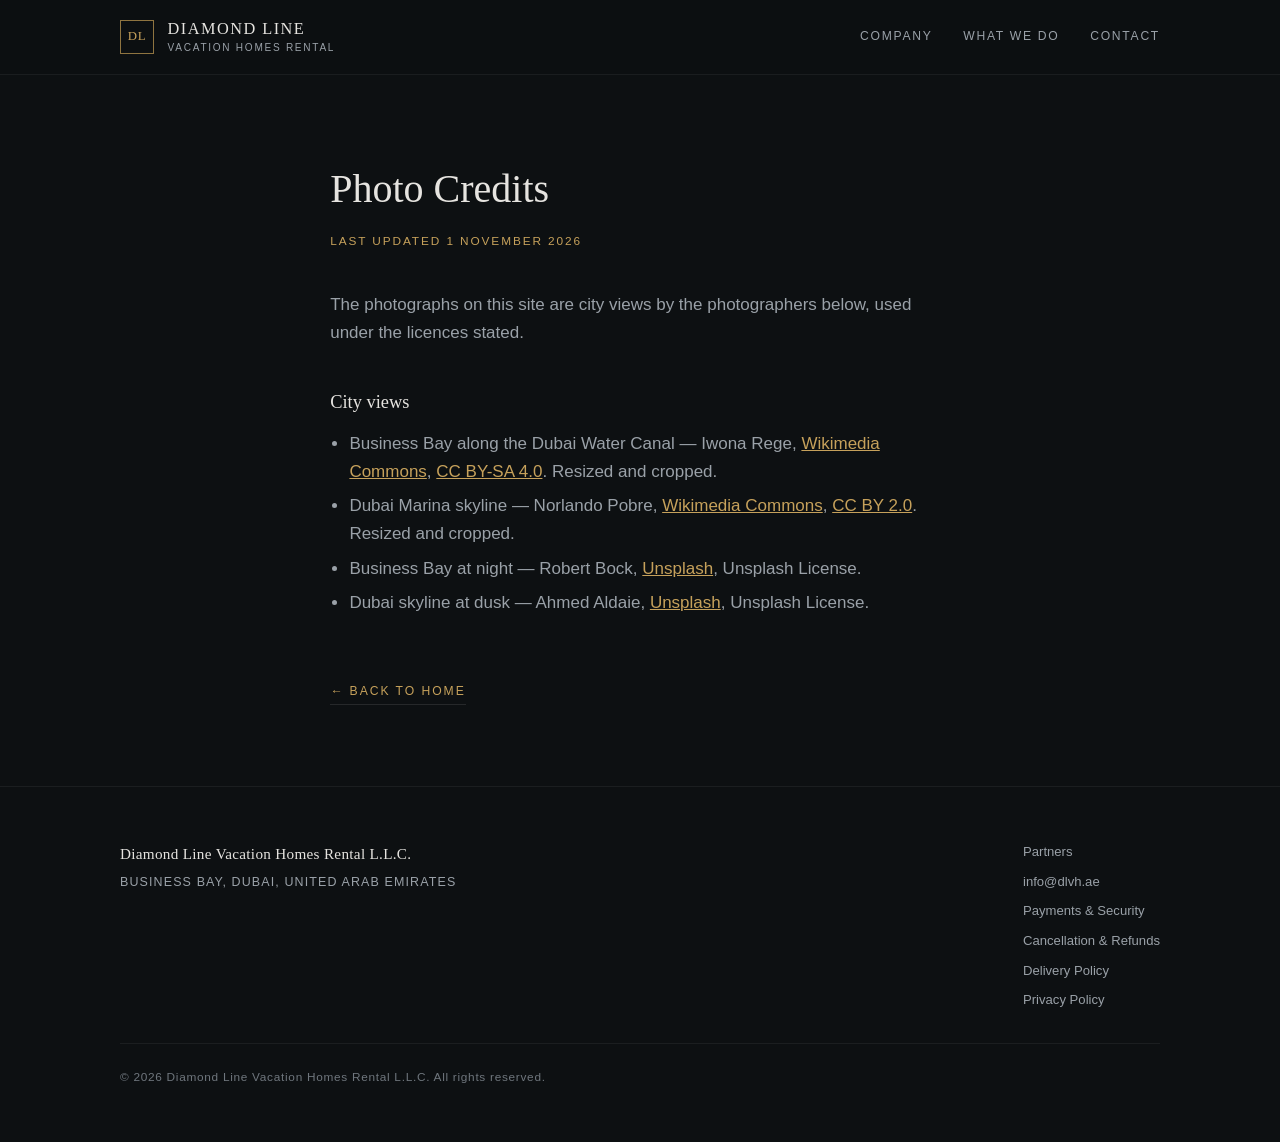
<file: photo-credits.html>
<!DOCTYPE html>
<html lang="en">
<head>
<meta charset="utf-8">
<meta name="viewport" content="width=device-width, initial-scale=1">
<title>Photo Credits — Diamond Line Vacation Homes Rental L.L.C.</title>
<meta name="description" content="Sources and licences of the photographs used on dlvh.ae.">
<link rel="canonical" href="https://dlvh.ae/photo-credits.html">
<meta name="robots" content="index, follow">
<link rel="icon" href="assets/favicon.svg" type="image/svg+xml">
<link rel="stylesheet" href="assets/styles.css">
</head>
<body>

<a class="skip-link" href="#main">Skip to content</a>

<header class="site-header">
  <div class="wrap header-inner">
    <a class="wordmark" href="index.html" aria-label="Diamond Line Vacation Homes Rental, home">
      <span class="wordmark-mark" aria-hidden="true">DL</span>
      <span class="wordmark-text">
        <strong>Diamond&nbsp;Line</strong>
        <em>Vacation Homes Rental</em>
      </span>
    </a>
    <nav class="site-nav" aria-label="Primary">
      <a href="index.html#about">Company</a>
      <a href="index.html#services">What we do</a>
      <a href="index.html#contact">Contact</a>
    </nav>
  </div>
</header>

<main id="main">
  <div class="wrap legal">

    <h1>Photo Credits</h1>
    <p class="updated">Last updated 1 November 2026</p>

    <p>
      The photographs on this site are city views by the photographers below,
      used under the licences stated.
    </p>

    <h2>City views</h2>
    <ul>
      <li>
        Business Bay along the Dubai Water Canal — Iwona Rege,
        <a href="https://commons.wikimedia.org/wiki/File:Dubai_Water_Canal_Business_Bay.jpg">Wikimedia Commons</a>,
        <a href="https://creativecommons.org/licenses/by-sa/4.0/">CC BY-SA 4.0</a>. Resized and cropped.
      </li>
      <li>
        Dubai Marina skyline — Norlando Pobre,
        <a href="https://commons.wikimedia.org/wiki/File:Dubai_Marina_Skyline.jpg">Wikimedia Commons</a>,
        <a href="https://creativecommons.org/licenses/by/2.0/">CC BY 2.0</a>. Resized and cropped.
      </li>
      <li>
        Business Bay at night — Robert Bock,
        <a href="https://unsplash.com/photos/panoramic-photography-of-the-city-during-night-cV4qkkorDFY">Unsplash</a>,
        Unsplash License.
      </li>
      <li>
        Dubai skyline at dusk — Ahmed Aldaie,
        <a href="https://unsplash.com/photos/a-city-with-tall-buildings-aKj9uDanF18">Unsplash</a>,
        Unsplash License.
      </li>
    </ul>

    <a class="back-link" href="index.html">← Back to home</a>

  </div>
</main>

<footer class="site-footer">
  <div class="wrap footer-inner">
    <p class="footer-entity">
      Diamond Line Vacation Homes Rental L.L.C.<br>
      <span>Business Bay, Dubai, United Arab Emirates</span>
    </p>
    <nav class="footer-nav" aria-label="Footer">
      <a href="partners/">Partners</a>
      <a href="mailto:info@dlvh.ae">info@dlvh.ae</a>
      <a href="payments.html">Payments &amp; Security</a>
      <a href="refund-policy.html">Cancellation &amp; Refunds</a>
      <a href="delivery-policy.html">Delivery Policy</a>
      <a href="privacy.html">Privacy Policy</a>
    </nav>
    <p class="footer-copy">© 2026 Diamond Line Vacation Homes Rental L.L.C. All rights reserved.</p>
  </div>
</footer>

</body>
</html>
</file>
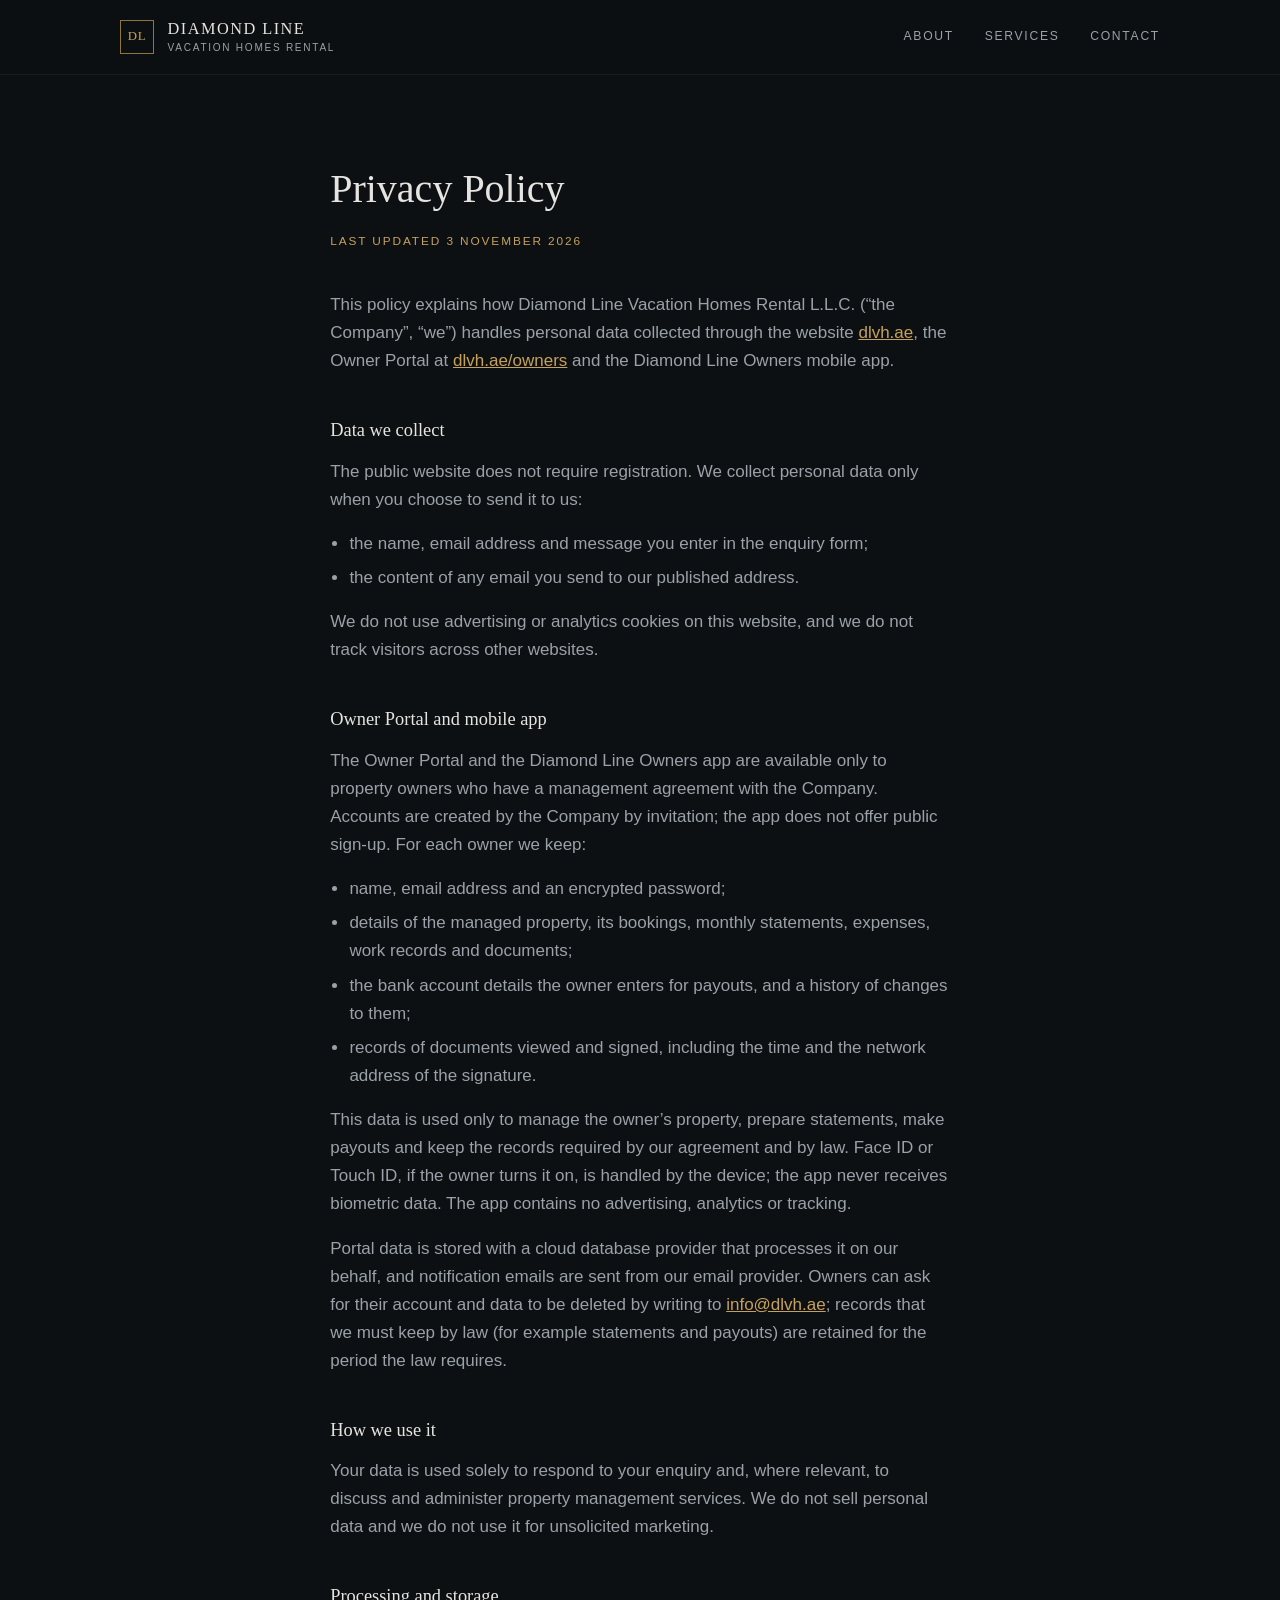
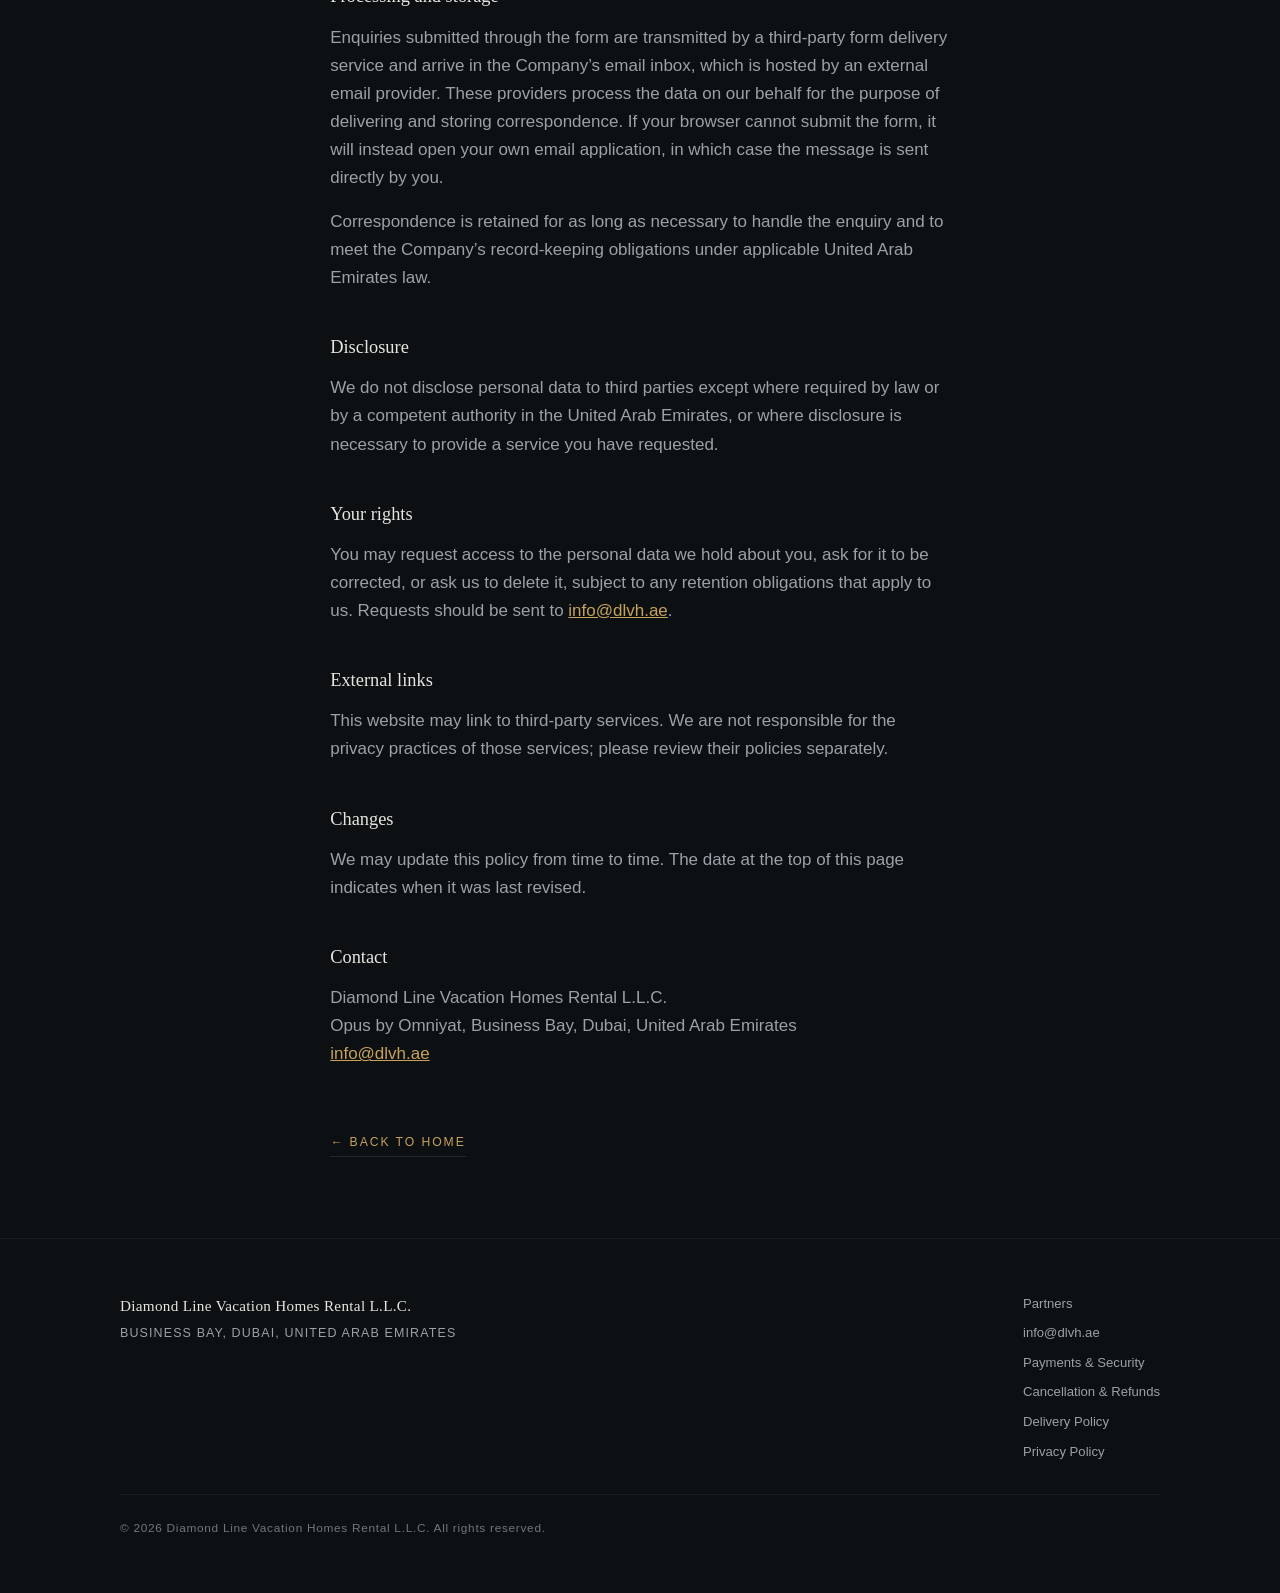
<file: privacy.html>
<!DOCTYPE html>
<html lang="en">
<head>
<meta charset="utf-8">
<meta name="viewport" content="width=device-width, initial-scale=1">
<title>Privacy Policy — Diamond Line Vacation Homes Rental L.L.C.</title>
<meta name="description" content="How Diamond Line Vacation Homes Rental L.L.C. handles personal data submitted through dlvh.ae.">
<link rel="canonical" href="https://dlvh.ae/privacy.html">
<meta name="robots" content="index, follow">
<link rel="icon" href="assets/favicon.svg" type="image/svg+xml">
<link rel="stylesheet" href="assets/styles.css">
</head>
<body>

<a class="skip-link" href="#main">Skip to content</a>

<header class="site-header">
  <div class="wrap header-inner">
    <a class="wordmark" href="index.html" aria-label="Diamond Line Vacation Homes Rental, home">
      <span class="wordmark-mark" aria-hidden="true">DL</span>
      <span class="wordmark-text">
        <strong>Diamond&nbsp;Line</strong>
        <em>Vacation Homes Rental</em>
      </span>
    </a>
    <nav class="site-nav" aria-label="Primary">
      <a href="index.html#about">About</a>
      <a href="index.html#services">Services</a>
      <a href="index.html#contact">Contact</a>
    </nav>
  </div>
</header>

<main id="main">
  <div class="wrap legal">

    <h1>Privacy Policy</h1>
    <p class="updated">Last updated 3 November 2026</p>

    <p>
      This policy explains how Diamond Line Vacation Homes Rental L.L.C.
      (“the Company”, “we”) handles personal data collected through the website
      <a href="https://dlvh.ae/">dlvh.ae</a>, the Owner Portal at
      <a href="https://dlvh.ae/owners/">dlvh.ae/owners</a> and the
      Diamond Line Owners mobile app.
    </p>

    <h2>Data we collect</h2>
    <p>
      The public website does not require registration.
      We collect personal data only when you choose to send it to us:
    </p>
    <ul>
      <li>the name, email address and message you enter in the enquiry form;</li>
      <li>the content of any email you send to our published address.</li>
    </ul>
    <p>
      We do not use advertising or analytics cookies on this website, and we do
      not track visitors across other websites.
    </p>

    <h2>Owner Portal and mobile app</h2>
    <p>
      The Owner Portal and the Diamond Line Owners app are available only to
      property owners who have a management agreement with the Company. Accounts
      are created by the Company by invitation; the app does not offer public
      sign-up. For each owner we keep:
    </p>
    <ul>
      <li>name, email address and an encrypted password;</li>
      <li>details of the managed property, its bookings, monthly statements,
        expenses, work records and documents;</li>
      <li>the bank account details the owner enters for payouts, and a history
        of changes to them;</li>
      <li>records of documents viewed and signed, including the time and the
        network address of the signature.</li>
    </ul>
    <p>
      This data is used only to manage the owner’s property, prepare statements,
      make payouts and keep the records required by our agreement and by law.
      Face ID or Touch ID, if the owner turns it on, is handled by the device;
      the app never receives biometric data. The app contains no advertising,
      analytics or tracking.
    </p>
    <p>
      Portal data is stored with a cloud database provider that processes it on
      our behalf, and notification emails are sent from our email provider.
      Owners can ask for their account and data to be deleted by writing to
      <a href="mailto:info@dlvh.ae">info@dlvh.ae</a>; records that we must keep
      by law (for example statements and payouts) are retained for the period
      the law requires.
    </p>

    <h2>How we use it</h2>
    <p>
      Your data is used solely to respond to your enquiry and, where relevant,
      to discuss and administer property management services. We do not sell
      personal data and we do not use it for unsolicited marketing.
    </p>

    <h2>Processing and storage</h2>
    <p>
      Enquiries submitted through the form are transmitted by a third-party form
      delivery service and arrive in the Company’s email inbox, which is hosted
      by an external email provider. These providers process the data on our
      behalf for the purpose of delivering and storing correspondence.
      If your browser cannot submit the form, it will instead open your own email
      application, in which case the message is sent directly by you.
    </p>
    <p>
      Correspondence is retained for as long as necessary to handle the enquiry
      and to meet the Company’s record-keeping obligations under applicable
      United Arab Emirates law.
    </p>

    <h2>Disclosure</h2>
    <p>
      We do not disclose personal data to third parties except where required by
      law or by a competent authority in the United Arab Emirates, or where
      disclosure is necessary to provide a service you have requested.
    </p>

    <h2>Your rights</h2>
    <p>
      You may request access to the personal data we hold about you, ask for it
      to be corrected, or ask us to delete it, subject to any retention
      obligations that apply to us. Requests should be sent to
      <a href="mailto:info@dlvh.ae">info@dlvh.ae</a>.
    </p>

    <h2>External links</h2>
    <p>
      This website may link to third-party services. We are not responsible for
      the privacy practices of those services; please review their policies
      separately.
    </p>

    <h2>Changes</h2>
    <p>
      We may update this policy from time to time. The date at the top of this
      page indicates when it was last revised.
    </p>

    <h2>Contact</h2>
    <p>
      Diamond Line Vacation Homes Rental L.L.C.<br>
      Opus by Omniyat, Business Bay, Dubai, United Arab Emirates<br>
      <a href="mailto:info@dlvh.ae">info@dlvh.ae</a>
    </p>

    <a class="back-link" href="index.html">← Back to home</a>

  </div>
</main>

<footer class="site-footer">
  <div class="wrap footer-inner">
    <p class="footer-entity">
      Diamond Line Vacation Homes Rental L.L.C.<br>
      <span>Business Bay, Dubai, United Arab Emirates</span>
    </p>
    <nav class="footer-nav" aria-label="Footer">
      <a href="partners/">Partners</a>
      <a href="mailto:info@dlvh.ae">info@dlvh.ae</a>
      <a href="payments.html">Payments &amp; Security</a>
      <a href="refund-policy.html">Cancellation &amp; Refunds</a>
      <a href="delivery-policy.html">Delivery Policy</a>
      <a href="privacy.html">Privacy Policy</a>
    </nav>
    <p class="footer-copy">© 2026 Diamond Line Vacation Homes Rental L.L.C. All rights reserved.</p>
  </div>
</footer>

</body>
</html>
</file>
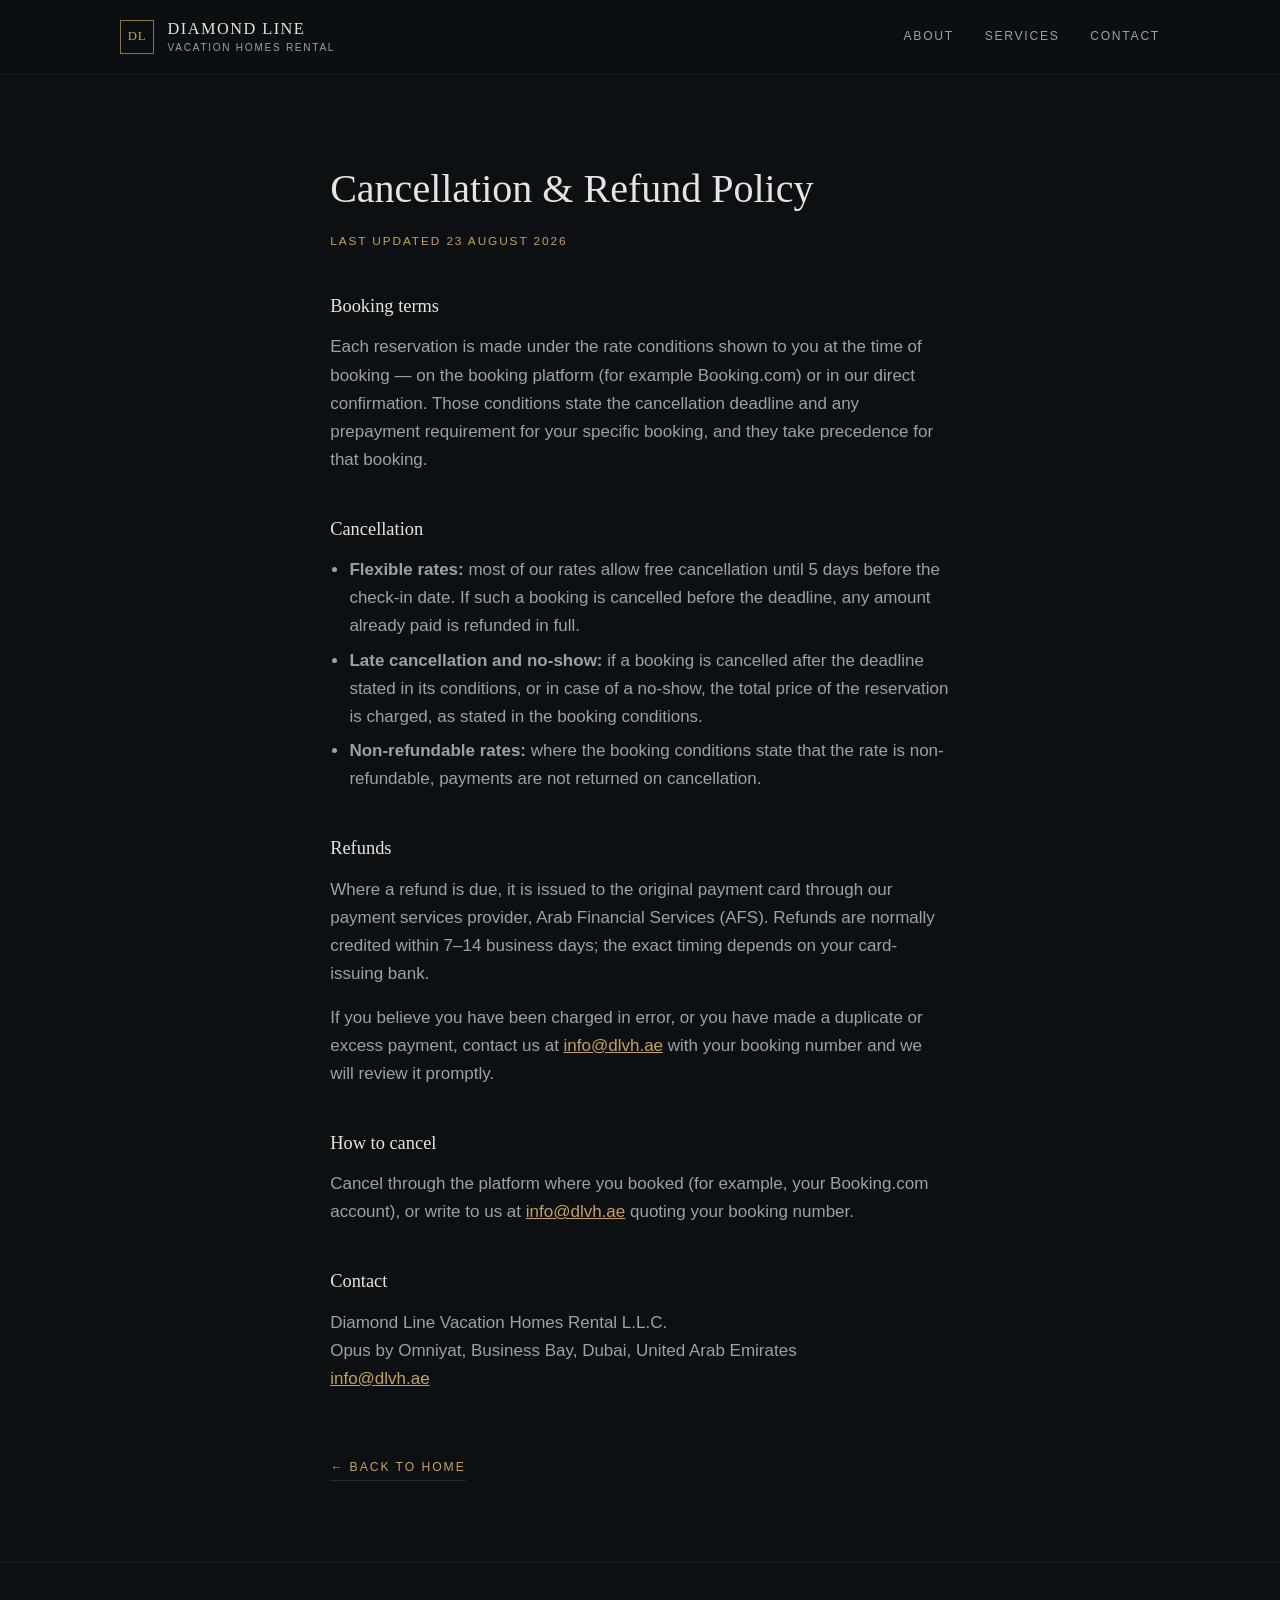
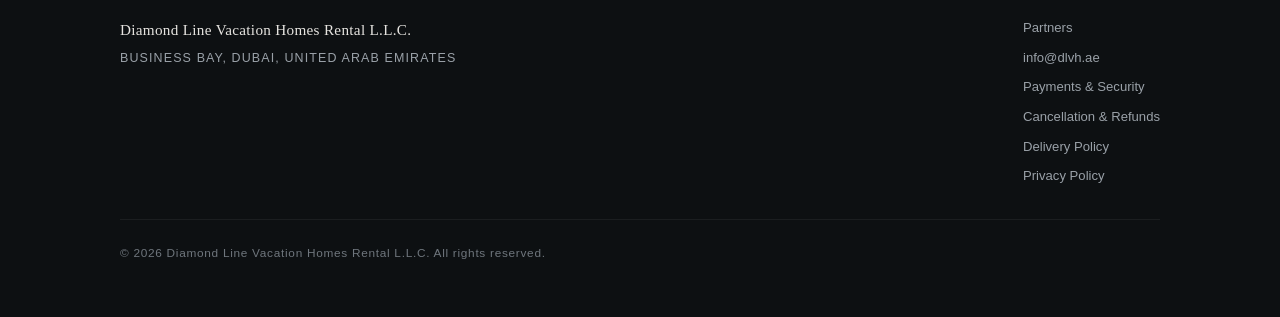
<file: refund-policy.html>
<!DOCTYPE html>
<html lang="en">
<head>
<meta charset="utf-8">
<meta name="viewport" content="width=device-width, initial-scale=1">
<title>Cancellation &amp; Refund Policy — Diamond Line Vacation Homes Rental L.L.C.</title>
<meta name="description" content="Cancellation and refund terms for holiday home bookings with Diamond Line Vacation Homes Rental L.L.C.">
<link rel="canonical" href="https://dlvh.ae/refund-policy.html">
<meta name="robots" content="index, follow">
<link rel="icon" href="assets/favicon.svg" type="image/svg+xml">
<link rel="stylesheet" href="assets/styles.css">
</head>
<body>

<a class="skip-link" href="#main">Skip to content</a>

<header class="site-header">
  <div class="wrap header-inner">
    <a class="wordmark" href="index.html" aria-label="Diamond Line Vacation Homes Rental, home">
      <span class="wordmark-mark" aria-hidden="true">DL</span>
      <span class="wordmark-text">
        <strong>Diamond&nbsp;Line</strong>
        <em>Vacation Homes Rental</em>
      </span>
    </a>
    <nav class="site-nav" aria-label="Primary">
      <a href="index.html#about">About</a>
      <a href="index.html#services">Services</a>
      <a href="index.html#contact">Contact</a>
    </nav>
  </div>
</header>

<main id="main">
  <div class="wrap legal">

    <h1>Cancellation &amp; Refund Policy</h1>
    <p class="updated">Last updated 23 August 2026</p>

    <h2>Booking terms</h2>
    <p>
      Each reservation is made under the rate conditions shown to you at the
      time of booking — on the booking platform (for example Booking.com) or in
      our direct confirmation. Those conditions state the cancellation deadline
      and any prepayment requirement for your specific booking, and they take
      precedence for that booking.
    </p>

    <h2>Cancellation</h2>
    <ul>
      <li><strong>Flexible rates:</strong> most of our rates allow free
          cancellation until 5 days before the check-in date. If such a booking
          is cancelled before the deadline, any amount already paid is refunded
          in full.</li>
      <li><strong>Late cancellation and no-show:</strong> if a booking is
          cancelled after the deadline stated in its conditions, or in case of a
          no-show, the total price of the reservation is charged, as stated in
          the booking conditions.</li>
      <li><strong>Non-refundable rates:</strong> where the booking conditions
          state that the rate is non-refundable, payments are not returned on
          cancellation.</li>
    </ul>

    <h2>Refunds</h2>
    <p>
      Where a refund is due, it is issued to the original payment card through
      our payment services provider, Arab Financial Services (AFS). Refunds are
      normally credited within 7–14 business days; the exact timing depends on
      your card-issuing bank.
    </p>
    <p>
      If you believe you have been charged in error, or you have made a
      duplicate or excess payment, contact us at
      <a href="mailto:info@dlvh.ae">info@dlvh.ae</a> with your booking number
      and we will review it promptly.
    </p>

    <h2>How to cancel</h2>
    <p>
      Cancel through the platform where you booked (for example, your
      Booking.com account), or write to us at
      <a href="mailto:info@dlvh.ae">info@dlvh.ae</a> quoting your booking
      number.
    </p>

    <h2>Contact</h2>
    <p>
      Diamond Line Vacation Homes Rental L.L.C.<br>
      Opus by Omniyat, Business Bay, Dubai, United Arab Emirates<br>
      <a href="mailto:info@dlvh.ae">info@dlvh.ae</a>
    </p>

    <a class="back-link" href="index.html">← Back to home</a>

  </div>
</main>

<footer class="site-footer">
  <div class="wrap footer-inner">
    <p class="footer-entity">
      Diamond Line Vacation Homes Rental L.L.C.<br>
      <span>Business Bay, Dubai, United Arab Emirates</span>
    </p>
    <nav class="footer-nav" aria-label="Footer">
      <a href="partners/">Partners</a>
      <a href="mailto:info@dlvh.ae">info@dlvh.ae</a>
      <a href="payments.html">Payments &amp; Security</a>
      <a href="refund-policy.html">Cancellation &amp; Refunds</a>
      <a href="delivery-policy.html">Delivery Policy</a>
      <a href="privacy.html">Privacy Policy</a>
    </nav>
    <p class="footer-copy">© 2026 Diamond Line Vacation Homes Rental L.L.C. All rights reserved.</p>
  </div>
</footer>

</body>
</html>
</file>
<file: assets/styles.css>
/* Diamond Line Vacation Homes Rental L.L.C. — dlvh.ae
   Graphite + brass. Restrained corporate one-pager. */

:root {
  --ink:        #0d1012;
  --ink-2:      #12161a;
  --surface:    #171c21;
  --line:       rgba(255, 255, 255, 0.10);
  --line-soft:  rgba(255, 255, 255, 0.06);
  --text:       #e6e4e0;
  --text-dim:   #9aa1a8;
  --brass:      #c6a15b;
  --brass-dim:  #8f7440;

  --serif: ui-serif, "Iowan Old Style", "Palatino Linotype", Palatino, Georgia, serif;
  --sans:  -apple-system, BlinkMacSystemFont, "Segoe UI", Inter, Roboto, Helvetica, Arial, sans-serif;

  --wrap: 1120px;
  --gap: clamp(1.5rem, 4vw, 3rem);
}

*, *::before, *::after { box-sizing: border-box; }

html { -webkit-text-size-adjust: 100%; scroll-behavior: smooth; }

body {
  margin: 0;
  background: var(--ink);
  color: var(--text);
  font-family: var(--sans);
  font-size: clamp(1rem, 0.97rem + 0.15vw, 1.0625rem);
  line-height: 1.65;
  -webkit-font-smoothing: antialiased;
  text-rendering: optimizeLegibility;
}

img { max-width: 100%; height: auto; display: block; }

a { color: inherit; }

.wrap {
  width: 100%;
  max-width: var(--wrap);
  margin-inline: auto;
  padding-inline: clamp(1.25rem, 5vw, 2.5rem);
}

.skip-link {
  position: absolute;
  left: -9999px;
  top: 0;
  background: var(--brass);
  color: var(--ink);
  padding: 0.75rem 1.25rem;
  z-index: 100;
}
.skip-link:focus { left: 0; }

:focus-visible {
  outline: 2px solid var(--brass);
  outline-offset: 3px;
}

/* ---------- Header ---------- */

.site-header {
  position: sticky;
  top: 0;
  z-index: 50;
  background: rgba(13, 16, 18, 0.86);
  backdrop-filter: saturate(140%) blur(10px);
  border-bottom: 1px solid var(--line-soft);
}

.header-inner {
  display: flex;
  align-items: center;
  justify-content: space-between;
  gap: 1.5rem;
  min-height: 74px;
}

.wordmark {
  display: inline-flex;
  align-items: center;
  gap: 0.85rem;
  text-decoration: none;
}

.wordmark-mark {
  display: grid;
  place-items: center;
  width: 34px;
  height: 34px;
  border: 1px solid var(--brass-dim);
  color: var(--brass);
  font-family: var(--serif);
  font-size: 0.8rem;
  letter-spacing: 0.06em;
  flex: 0 0 auto;
}

.wordmark-text { display: flex; flex-direction: column; line-height: 1.15; }

.wordmark-text strong {
  font-family: var(--serif);
  font-weight: 500;
  font-size: 1.02rem;
  letter-spacing: 0.09em;
  text-transform: uppercase;
}

.wordmark-text em {
  font-style: normal;
  font-size: 0.63rem;
  letter-spacing: 0.17em;
  text-transform: uppercase;
  color: var(--text-dim);
  margin-top: 0.18rem;
}

.site-nav { display: flex; gap: clamp(1rem, 2.4vw, 2rem); }

.site-nav a {
  font-size: 0.76rem;
  letter-spacing: 0.14em;
  text-transform: uppercase;
  color: var(--text-dim);
  text-decoration: none;
  padding-block: 0.35rem;
  border-bottom: 1px solid transparent;
  transition: color 0.2s ease, border-color 0.2s ease;
}
.site-nav a:hover { color: var(--text); border-bottom-color: var(--brass); }

@media (max-width: 720px) {
  .site-nav { display: none; }
}

/* ---------- Hero ---------- */

.hero {
  position: relative;
  isolation: isolate;
  display: flex;
  align-items: flex-end;
  min-height: min(84vh, 760px);
  padding-block: clamp(5rem, 14vh, 9rem) clamp(3rem, 8vh, 5rem);
  border-bottom: 1px solid var(--line-soft);
  overflow: hidden;
}

.hero-media { position: absolute; inset: 0; z-index: -2; }

.hero-media img {
  width: 100%;
  height: 100%;
  object-fit: cover;
  object-position: center 62%;
}

.hero::after {
  content: "";
  position: absolute;
  inset: 0;
  z-index: -1;
  background:
    linear-gradient(to top, var(--ink) 2%, rgba(13, 16, 18, 0.78) 42%, rgba(13, 16, 18, 0.55) 100%),
    linear-gradient(to right, rgba(13, 16, 18, 0.8), rgba(13, 16, 18, 0.15));
}

.eyebrow {
  margin: 0 0 1.5rem;
  font-size: 0.7rem;
  letter-spacing: 0.24em;
  text-transform: uppercase;
  color: var(--brass);
}

.hero h1 {
  margin: 0;
  font-family: var(--serif);
  font-weight: 400;
  font-size: clamp(2.15rem, 1.3rem + 3.9vw, 4.15rem);
  line-height: 1.1;
  letter-spacing: -0.015em;
}

.hero-lede {
  max-width: 46ch;
  margin: 1.6rem 0 0;
  color: var(--text-dim);
  font-size: clamp(1rem, 0.95rem + 0.3vw, 1.15rem);
}

.hero-meta {
  display: flex;
  flex-wrap: wrap;
  gap: 0.6rem 2rem;
  margin: clamp(2.5rem, 6vh, 4rem) 0 0;
  padding-top: 1.4rem;
  border-top: 1px solid var(--line);
  font-size: 0.78rem;
  letter-spacing: 0.13em;
  text-transform: uppercase;
  color: var(--text-dim);
}

.hero-meta a {
  color: var(--brass);
  text-decoration: none;
  border-bottom: 1px solid var(--brass-dim);
  padding-bottom: 2px;
  transition: color 0.2s ease, border-color 0.2s ease;
}
.hero-meta a:hover { color: #dcbc7c; border-bottom-color: var(--brass); }

/* ---------- Sections ---------- */

.section { padding-block: clamp(4rem, 11vh, 7.5rem); }

.section-alt {
  background: var(--ink-2);
  border-block: 1px solid var(--line-soft);
}

.section-grid {
  display: grid;
  grid-template-columns: minmax(0, 3fr) minmax(0, 7fr);
  gap: var(--gap);
  align-items: start;
}

@media (max-width: 820px) {
  .section-grid { grid-template-columns: 1fr; gap: 2rem; }
}

.section-head { position: sticky; top: 110px; }

@media (max-width: 820px) {
  .section-head { position: static; }
}

.section-num {
  margin: 0 0 0.6rem;
  font-family: var(--serif);
  font-size: 0.82rem;
  letter-spacing: 0.2em;
  color: var(--brass);
}

.section-head h2 {
  margin: 0;
  font-family: var(--serif);
  font-weight: 400;
  font-size: clamp(1.5rem, 1.2rem + 1.1vw, 2rem);
  line-height: 1.2;
  letter-spacing: -0.01em;
}

.section-body > p { margin: 0 0 1.25rem; max-width: 62ch; color: var(--text-dim); }
.section-body > p:last-child { margin-bottom: 0; }

/* ---------- Services ---------- */

.services {
  list-style: none;
  counter-reset: svc;
  margin: 0;
  padding: 0;
  border-top: 1px solid var(--line);
}

.services li {
  counter-increment: svc;
  display: grid;
  grid-template-columns: 3rem minmax(0, 1fr);
  gap: 0 1rem;
  padding-block: 1.15rem;
  border-bottom: 1px solid var(--line);
  font-family: var(--serif);
  font-size: 1.05rem;
  line-height: 1.5;
}

.services li::before {
  content: counter(svc, decimal-leading-zero);
  font-family: var(--serif);
  font-size: 0.78rem;
  letter-spacing: 0.1em;
  color: var(--brass-dim);
  padding-top: 0.35rem;
}

@media (max-width: 520px) {
  .services li { grid-template-columns: 2.2rem minmax(0, 1fr); }
}

/* ---------- Figures ---------- */

.figure-wide {
  margin: clamp(3rem, 7vh, 4.5rem) 0 0;
  border: 1px solid var(--line-soft);
}

.figure-wide img {
  width: 100%;
  aspect-ratio: 21 / 9;
  object-fit: cover;
  filter: saturate(0.88) contrast(1.02);
}

/* ---------- Contact ---------- */

.contact-body {
  display: grid;
  grid-template-columns: minmax(0, 1fr) minmax(0, 1.35fr);
  gap: clamp(2rem, 5vw, 3.5rem);
  align-items: start;
}

@media (max-width: 780px) {
  .contact-body { grid-template-columns: 1fr; }
}

.contact-details { margin: 0; display: grid; gap: 1.75rem; }

.contact-details dt {
  font-size: 0.68rem;
  letter-spacing: 0.2em;
  text-transform: uppercase;
  color: var(--brass);
  margin-bottom: 0.45rem;
}

.contact-details dd { margin: 0; color: var(--text-dim); line-height: 1.6; }

.contact-details a {
  color: var(--text);
  text-decoration: none;
  border-bottom: 1px solid var(--brass-dim);
  padding-bottom: 1px;
  transition: color 0.2s ease, border-color 0.2s ease;
}
.contact-details a:hover { color: var(--brass); border-bottom-color: var(--brass); }

/* ---------- Form ---------- */

.enquiry-form { display: grid; gap: 1.1rem; }

.field { display: grid; gap: 0.45rem; }

.field label {
  font-size: 0.68rem;
  letter-spacing: 0.18em;
  text-transform: uppercase;
  color: var(--text-dim);
}

.field input,
.field textarea {
  width: 100%;
  font: inherit;
  font-size: 0.97rem;
  color: var(--text);
  background: var(--surface);
  border: 1px solid var(--line);
  border-radius: 0;
  padding: 0.8rem 0.9rem;
  transition: border-color 0.2s ease, background 0.2s ease;
}

.field textarea { resize: vertical; min-height: 7rem; }

.field input:hover,
.field textarea:hover { border-color: rgba(255, 255, 255, 0.2); }

.field input:focus,
.field textarea:focus {
  outline: none;
  border-color: var(--brass);
  background: #1b2127;
}

.field input[aria-invalid="true"],
.field textarea[aria-invalid="true"] { border-color: #b4544a; }

/* honeypot */
.field-hp {
  position: absolute;
  left: -9999px;
  width: 1px;
  height: 1px;
  overflow: hidden;
}

.btn {
  justify-self: start;
  font: inherit;
  font-size: 0.76rem;
  letter-spacing: 0.18em;
  text-transform: uppercase;
  color: var(--ink);
  background: var(--brass);
  border: 1px solid var(--brass);
  padding: 0.85rem 2rem;
  cursor: pointer;
  transition: background 0.2s ease, color 0.2s ease;
}

.btn:hover { background: transparent; color: var(--brass); }
.btn[disabled] { opacity: 0.55; cursor: default; }
.btn[disabled]:hover { background: var(--brass); color: var(--ink); }

.form-status {
  margin: 0;
  min-height: 1.4em;
  font-size: 0.88rem;
  color: var(--text-dim);
}
.form-status[data-state="ok"] { color: var(--brass); }
.form-status[data-state="error"] { color: #d98079; }

/* ---------- Footer ---------- */

.site-footer {
  border-top: 1px solid var(--line-soft);
  padding-block: clamp(2.5rem, 6vh, 3.5rem);
  background: var(--ink);
}

.footer-inner {
  display: flex;
  flex-wrap: wrap;
  gap: 1.5rem 3rem;
  align-items: flex-start;
  justify-content: space-between;
}

.footer-entity {
  margin: 0;
  font-family: var(--serif);
  font-size: 0.95rem;
  letter-spacing: 0.02em;
}

.footer-entity span {
  display: inline-block;
  margin-top: 0.35rem;
  font-family: var(--sans);
  font-size: 0.78rem;
  letter-spacing: 0.09em;
  text-transform: uppercase;
  color: var(--text-dim);
}

.footer-nav { display: flex; flex-direction: column; gap: 0.5rem; }

.footer-nav a {
  font-size: 0.82rem;
  color: var(--text-dim);
  text-decoration: none;
  transition: color 0.2s ease;
}
.footer-nav a:hover { color: var(--brass); }

.footer-copy {
  width: 100%;
  margin: 0.5rem 0 0;
  padding-top: 1.5rem;
  border-top: 1px solid var(--line-soft);
  font-size: 0.74rem;
  letter-spacing: 0.06em;
  color: #6f767d;
}

/* ---------- Legal pages ---------- */

.legal { padding-block: clamp(3.5rem, 9vh, 6rem); max-width: 74ch; }
.legal h1 {
  font-family: var(--serif);
  font-weight: 400;
  font-size: clamp(1.8rem, 1.4rem + 1.6vw, 2.5rem);
  margin: 0 0 0.6rem;
}
.legal .updated {
  margin: 0 0 2.5rem;
  font-size: 0.74rem;
  letter-spacing: 0.16em;
  text-transform: uppercase;
  color: var(--brass);
}
.legal h2 {
  font-family: var(--serif);
  font-weight: 500;
  font-size: 1.15rem;
  margin: 2.5rem 0 0.75rem;
}
.legal p, .legal li { color: var(--text-dim); }
.legal p { margin: 0 0 1rem; }
.legal ul { margin: 0 0 1rem; padding-left: 1.2rem; }
.legal li { margin-bottom: 0.4rem; }
.legal a { color: var(--brass); }
.back-link {
  display: inline-block;
  margin-top: 3rem;
  font-size: 0.76rem;
  letter-spacing: 0.16em;
  text-transform: uppercase;
  color: var(--text-dim);
  text-decoration: none;
  border-bottom: 1px solid var(--line);
  padding-bottom: 3px;
}
.back-link:hover { color: var(--brass); border-bottom-color: var(--brass); }

/* ---------- Reveal ---------- */

.reveal {
  opacity: 0;
  transform: translateY(14px);
  transition: opacity 0.7s ease, transform 0.7s ease;
}
.reveal.is-visible { opacity: 1; transform: none; }

@media (prefers-reduced-motion: reduce) {
  html { scroll-behavior: auto; }
  .reveal { opacity: 1; transform: none; transition: none; }
  *, *::before, *::after {
    animation-duration: 0.01ms !important;
    transition-duration: 0.01ms !important;
  }
}

/* ---------- Payments ---------- */

.card-marks {
  display: flex;
  align-items: center;
  gap: 1.1rem;
  margin: 0 0 1rem;
}
.card-marks img { display: block; height: 2.2rem; width: auto; }
.footer-payments .card-marks img { height: 1.4rem; }
.footer-payments {
  margin-top: 1.4rem;
  padding-top: 1.2rem;
  border-top: 1px solid var(--line);
  max-width: 46ch;
}
.footer-payments p {
  margin: 0 0 0.6rem;
  font-size: 0.82rem;
  color: var(--text-dim);
}
.footer-payments .card-marks { margin-bottom: 0.6rem; }

/* ---------- Home page: extended sections ---------- */

.lead {
  font-family: var(--serif);
  font-size: clamp(1.12rem, 1rem + 0.45vw, 1.32rem);
  line-height: 1.55;
  color: var(--text) !important;
}

.principle h3, .svc-grid h3, .process-steps h3, .home-body h3 { font-weight: 500; }

/* Buttons as links */

a.btn { display: inline-block; text-decoration: none; text-align: center; }

.btn-ghost {
  background: transparent;
  color: var(--text);
  border-color: rgba(255, 255, 255, 0.28);
}
.btn-ghost:hover { color: var(--brass); border-color: var(--brass); }

.btn-row {
  display: flex;
  flex-wrap: wrap;
  gap: 0.8rem;
  margin-top: 2rem;
}

.hero .btn-row { margin-top: 2.2rem; }

/* Mobile menu (home page) */

.nav-toggle {
  display: none;
  align-items: center;
  gap: 0.6rem;
  font: inherit;
  font-size: 0.72rem;
  letter-spacing: 0.18em;
  text-transform: uppercase;
  color: var(--text);
  background: transparent;
  border: 1px solid var(--line);
  padding: 0.55rem 0.85rem;
  cursor: pointer;
}

.nav-toggle-bars,
.nav-toggle-bars::before,
.nav-toggle-bars::after {
  display: block;
  width: 16px;
  height: 1px;
  background: var(--brass);
  position: relative;
  transition: transform 0.2s ease, opacity 0.2s ease;
}
.nav-toggle-bars::before,
.nav-toggle-bars::after { content: ""; position: absolute; left: 0; }
.nav-toggle-bars::before { top: -5px; }
.nav-toggle-bars::after { top: 5px; }

.nav-toggle[aria-expanded="true"] .nav-toggle-bars { background: transparent; }
.nav-toggle[aria-expanded="true"] .nav-toggle-bars::before { transform: translateY(5px) rotate(45deg); }
.nav-toggle[aria-expanded="true"] .nav-toggle-bars::after { transform: translateY(-5px) rotate(-45deg); }

@media (max-width: 1080px) {
  .has-toggle .nav-toggle { display: inline-flex; }
  .has-toggle .site-nav {
    display: none;
    position: absolute;
    top: 100%;
    left: 0;
    right: 0;
    flex-direction: column;
    gap: 0;
    padding: 0.5rem clamp(1.25rem, 5vw, 2.5rem) 1.25rem;
    background: var(--ink);
    border-bottom: 1px solid var(--line);
  }
  .has-toggle .site-nav.is-open { display: flex; }
  .has-toggle .site-nav a {
    padding-block: 0.85rem;
    border-bottom: 1px solid var(--line-soft);
  }
}

/* At a glance */

.facts {
  background: var(--ink-2);
  border-bottom: 1px solid var(--line-soft);
}

.facts-grid {
  display: grid;
  grid-template-columns: repeat(4, minmax(0, 1fr));
}

.fact {
  padding: clamp(1.6rem, 4vh, 2.4rem) clamp(1rem, 2vw, 1.6rem);
  border-left: 1px solid var(--line-soft);
}
.fact:first-child { border-left: 0; padding-left: 0; }

.fact-label {
  margin: 0 0 0.5rem;
  font-family: var(--serif);
  font-size: 1.12rem;
  color: var(--brass);
}

.fact-text { margin: 0; font-size: 0.9rem; color: var(--text-dim); line-height: 1.5; }

@media (max-width: 860px) {
  .facts-grid { grid-template-columns: repeat(2, minmax(0, 1fr)); }
  .fact { border-left: 0; padding-left: 0; border-top: 1px solid var(--line-soft); }
  .fact:nth-child(-n+2) { border-top: 0; }
  .fact:nth-child(even) { padding-left: 1rem; border-left: 1px solid var(--line-soft); }
}

@media (max-width: 480px) {
  .facts-grid { grid-template-columns: 1fr; }
  .fact, .fact:nth-child(even) { padding-left: 0; border-left: 0; border-top: 1px solid var(--line-soft); }
  .fact:first-child { border-top: 0; }
}

/* Principles */

.principles {
  display: grid;
  grid-template-columns: repeat(3, minmax(0, 1fr));
  gap: 1px;
  margin-top: 2.5rem;
  background: var(--line);
  border: 1px solid var(--line);
}

.principle { background: var(--ink); padding: 1.5rem 1.4rem; }

.principle h3 {
  margin: 0 0 0.6rem;
  font-family: var(--serif);
  font-size: 1.15rem;
  color: var(--text);
}
.principle h3::before {
  content: "";
  display: block;
  width: 22px;
  height: 1px;
  margin-bottom: 1rem;
  background: var(--brass);
}

.principle p { margin: 0; font-size: 0.92rem; color: var(--text-dim); line-height: 1.6; }

@media (max-width: 760px) {
  .principles { grid-template-columns: 1fr; }
}

/* Services grid */

.svc-grid {
  list-style: none;
  counter-reset: svc;
  margin: 2.2rem 0 0;
  padding: 0;
  display: grid;
  grid-template-columns: repeat(2, minmax(0, 1fr));
  gap: 0 clamp(1.5rem, 4vw, 3rem);
}

.svc-grid li {
  counter-increment: svc;
  position: relative;
  padding: 1.3rem 0 1.4rem 3rem;
  border-top: 1px solid var(--line);
}

.svc-grid li::before {
  content: counter(svc, decimal-leading-zero);
  position: absolute;
  left: 0;
  top: 1.55rem;
  font-family: var(--serif);
  font-size: 0.78rem;
  letter-spacing: 0.1em;
  color: var(--brass-dim);
}

.svc-grid h3 {
  margin: 0 0 0.35rem;
  font-family: var(--serif);
  font-size: 1.12rem;
}

.svc-grid p { margin: 0; font-size: 0.92rem; color: var(--text-dim); line-height: 1.55; }

@media (max-width: 640px) {
  .svc-grid { grid-template-columns: 1fr; }
}

/* Block heading (full-width sections) */

.block-head { max-width: 40rem; margin-bottom: clamp(2.2rem, 5vh, 3.2rem); }

.block-head h2,
.split-body h2,
.band h2 {
  margin: 0;
  font-family: var(--serif);
  font-weight: 400;
  font-size: clamp(1.6rem, 1.2rem + 1.4vw, 2.3rem);
  line-height: 1.2;
  letter-spacing: -0.01em;
}

/* Steps */

.process-steps {
  list-style: none;
  margin: 0;
  padding: 0;
  display: grid;
  grid-template-columns: repeat(4, minmax(0, 1fr));
  border-top: 1px solid var(--brass-dim);
}

.process-steps li {
  padding: 1.6rem clamp(1rem, 2vw, 1.6rem) 0 0;
}

.step-num {
  display: block;
  margin-bottom: 1.1rem;
  font-family: var(--serif);
  font-style: italic;
  font-size: 1.6rem;
  line-height: 1;
  color: var(--brass);
}

.process-steps h3 {
  margin: 0 0 0.5rem;
  font-family: var(--serif);
  font-size: 1.25rem;
}

.process-steps p { margin: 0; font-size: 0.92rem; color: var(--text-dim); line-height: 1.6; }

@media (max-width: 860px) {
  .process-steps { grid-template-columns: repeat(2, minmax(0, 1fr)); row-gap: 1.5rem; }
}
@media (max-width: 480px) {
  .process-steps { grid-template-columns: 1fr; }
}

/* Split image + text */

.split {
  display: grid;
  grid-template-columns: minmax(0, 1fr) minmax(0, 1fr);
  gap: clamp(2rem, 6vw, 5rem);
  align-items: center;
}

.split-reverse .split-media { order: 2; }

.split-media { margin: 0; border: 1px solid var(--line-soft); }

.split-media img {
  width: 100%;
  aspect-ratio: 4 / 5;
  object-fit: cover;
  filter: saturate(0.9) contrast(1.02);
}

.split-media figcaption {
  padding: 0.75rem 1rem;
  font-size: 0.72rem;
  letter-spacing: 0.14em;
  text-transform: uppercase;
  color: var(--text-dim);
  border-top: 1px solid var(--line-soft);
}

.split-body .lead { margin: 1.4rem 0 0; max-width: 40ch; }

@media (max-width: 860px) {
  .split { grid-template-columns: 1fr; }
  .split-reverse .split-media { order: 0; }
  .split-media img { aspect-ratio: 16 / 10; }
}

.checklist {
  list-style: none;
  margin: 1.8rem 0 0;
  padding: 0;
  border-top: 1px solid var(--line);
}

.checklist li {
  position: relative;
  padding: 0.8rem 0 0.8rem 1.9rem;
  border-bottom: 1px solid var(--line);
  color: var(--text-dim);
  font-size: 0.97rem;
}

.checklist li::before {
  content: "";
  position: absolute;
  left: 0.2rem;
  top: 1.32rem;
  width: 0.7rem;
  height: 0.38rem;
  border-left: 1px solid var(--brass);
  border-bottom: 1px solid var(--brass);
  transform: rotate(-45deg);
}

/* Standards */

.standards {
  margin: 0;
  display: grid;
  grid-template-columns: repeat(2, minmax(0, 1fr));
  gap: 2rem clamp(1.5rem, 4vw, 3rem);
}

.standards > div { padding-top: 1.2rem; border-top: 1px solid var(--line); }

.standards dt {
  margin-bottom: 0.5rem;
  font-family: var(--serif);
  font-size: 1.12rem;
  color: var(--text);
}

.standards dd { margin: 0; font-size: 0.93rem; color: var(--text-dim); line-height: 1.6; }
.standards a { color: var(--brass); }

@media (max-width: 640px) {
  .standards { grid-template-columns: 1fr; }
}

/* Partners band */

.band-section { padding-bottom: clamp(4rem, 11vh, 7.5rem); }

.band {
  display: flex;
  flex-wrap: wrap;
  align-items: center;
  justify-content: space-between;
  gap: 1.5rem 3rem;
  padding: clamp(1.8rem, 5vw, 3rem);
  border: 1px solid var(--brass-dim);
  background:
    linear-gradient(135deg, rgba(198, 161, 91, 0.10), rgba(198, 161, 91, 0) 60%),
    var(--ink-2);
}

.band .eyebrow { margin-bottom: 0.8rem; }
.band p:not(.eyebrow) { margin: 0.9rem 0 0; max-width: 52ch; color: var(--text-dim); }
.band .btn-row { margin-top: 0; }

/* Form select */

.field select {
  width: 100%;
  font: inherit;
  font-size: 0.97rem;
  color: var(--text);
  background: var(--surface);
  border: 1px solid var(--line);
  border-radius: 0;
  padding: 0.8rem 0.9rem;
  appearance: none;
  background-image:
    linear-gradient(45deg, transparent 50%, var(--brass) 50%),
    linear-gradient(135deg, var(--brass) 50%, transparent 50%);
  background-position: calc(100% - 18px) 52%, calc(100% - 13px) 52%;
  background-size: 5px 5px;
  background-repeat: no-repeat;
}
.field select:focus { outline: none; border-color: var(--brass); }
</file>
<file: assets/partners.css>
/* Diamond Line — B2B-раздел /partners.
   Догружается только на страницах партнёров. Базовые токены, сетка, кнопки и
   поля берутся из styles.css: раздел должен выглядеть частью сайта, а не
   отдельным лендингом. */

/* ---------- Метка раздела в шапке ---------- */

.nav-b2b { color: var(--brass) !important; }

.b2b-badge {
  display: inline-block;
  margin-left: 0.5rem;
  padding: 0.12rem 0.4rem;
  border: 1px solid var(--brass-dim);
  font-size: 0.58rem;
  letter-spacing: 0.16em;
  color: var(--brass);
  vertical-align: 0.15em;
}

/* ---------- Герой раздела ---------- */

.hero-b2b { min-height: min(72vh, 640px); }

.hero-b2b .hero-lede { max-width: 52ch; font-size: clamp(1.05rem, 1rem + 0.4vw, 1.28rem); }

.hero-cta {
  display: flex;
  flex-wrap: wrap;
  gap: 0.9rem 1.1rem;
  margin: clamp(2rem, 5vh, 2.8rem) 0 0;
}

.btn-ghost {
  justify-self: start;
  display: inline-block;
  font: inherit;
  font-size: 0.76rem;
  letter-spacing: 0.18em;
  text-transform: uppercase;
  text-decoration: none;
  color: var(--brass);
  background: transparent;
  border: 1px solid var(--brass-dim);
  padding: 0.85rem 2rem;
  cursor: pointer;
  transition: border-color 0.2s ease, color 0.2s ease;
}
.btn-ghost:hover { border-color: var(--brass); color: #dcbc7c; }

a.btn { display: inline-block; text-decoration: none; }

/* ---------- Карточки ---------- */

.cards {
  display: grid;
  grid-template-columns: repeat(auto-fit, minmax(230px, 1fr));
  gap: 1px;
  background: var(--line-soft);
  border: 1px solid var(--line-soft);
}

.card { background: var(--ink); padding: 1.6rem 1.5rem; }
.section-alt .card { background: var(--ink-2); }

.card h3 {
  margin: 0 0 0.6rem;
  font-family: var(--serif);
  font-weight: 400;
  font-size: 1.06rem;
  letter-spacing: 0.01em;
}

.card p { margin: 0; color: var(--text-dim); font-size: 0.93rem; line-height: 1.6; }

.card-num {
  display: block;
  margin-bottom: 0.75rem;
  font-family: var(--serif);
  font-size: 0.72rem;
  letter-spacing: 0.2em;
  color: var(--brass-dim);
}

/* ---------- Шаги процесса ---------- */

.steps { list-style: none; margin: 0; padding: 0; counter-reset: step; }

.steps li {
  counter-increment: step;
  display: grid;
  grid-template-columns: 2.6rem minmax(0, 1fr);
  gap: 0 1.1rem;
  padding-block: 1.15rem;
  border-bottom: 1px solid var(--line);
}
.steps li:first-child { border-top: 1px solid var(--line); }

.steps li::before {
  content: counter(step, decimal-leading-zero);
  font-family: var(--serif);
  font-size: 0.74rem;
  letter-spacing: 0.1em;
  color: var(--brass-dim);
  padding-top: 0.3rem;
}

.steps strong {
  display: block;
  font-family: var(--serif);
  font-weight: 400;
  font-size: 1.04rem;
  margin-bottom: 0.25rem;
}

.steps span { color: var(--text-dim); font-size: 0.93rem; line-height: 1.6; }

/* ---------- Список с засечками ---------- */

.ticks { list-style: none; margin: 0 0 1.5rem; padding: 0; }

.ticks li {
  position: relative;
  padding-left: 1.6rem;
  margin-bottom: 0.7rem;
  color: var(--text-dim);
  line-height: 1.6;
}

.ticks li::before {
  content: "";
  position: absolute;
  left: 0;
  top: 0.62em;
  width: 0.65rem;
  height: 1px;
  background: var(--brass);
}

/* ---------- FAQ ---------- */

.faq { border-top: 1px solid var(--line); }

.faq details { border-bottom: 1px solid var(--line); }

.faq summary {
  list-style: none;
  cursor: pointer;
  padding: 1.15rem 2.5rem 1.15rem 0;
  position: relative;
  font-family: var(--serif);
  font-size: 1.02rem;
  line-height: 1.45;
}
.faq summary::-webkit-details-marker { display: none; }

.faq summary::after {
  content: "+";
  position: absolute;
  right: 0.35rem;
  top: 1.05rem;
  color: var(--brass);
  font-size: 1.1rem;
  transition: transform 0.2s ease;
}
.faq details[open] summary::after { content: "\2212"; }

.faq summary:hover { color: var(--brass); }

.faq .faq-body {
  padding: 0 2.5rem 1.35rem 0;
  color: var(--text-dim);
  font-size: 0.95rem;
  line-height: 1.7;
}
.faq .faq-body p { margin: 0 0 0.75rem; }
.faq .faq-body p:last-child { margin-bottom: 0; }

/* ---------- Форма заявки ---------- */

.form-b2b { display: grid; gap: 1.1rem; max-width: 640px; }

.form-row {
  display: grid;
  grid-template-columns: repeat(auto-fit, minmax(160px, 1fr));
  gap: 1.1rem;
}

.field select {
  width: 100%;
  font: inherit;
  font-size: 0.97rem;
  color: var(--text);
  background: var(--surface);
  border: 1px solid var(--line);
  border-radius: 0;
  padding: 0.8rem 0.9rem;
  appearance: none;
  background-image: linear-gradient(45deg, transparent 50%, var(--brass-dim) 50%),
                    linear-gradient(135deg, var(--brass-dim) 50%, transparent 50%);
  background-position: calc(100% - 18px) calc(50% + 2px), calc(100% - 13px) calc(50% + 2px);
  background-size: 5px 5px, 5px 5px;
  background-repeat: no-repeat;
}
.field select:focus { outline: none; border-color: var(--brass); background-color: #1b2127; }

.field-note {
  margin: 0.15rem 0 0;
  font-size: 0.78rem;
  color: var(--text-dim);
  opacity: 0.8;
}

.form-optional {
  border: 1px solid var(--line-soft);
  padding: 0;
}

.form-optional > summary {
  list-style: none;
  cursor: pointer;
  padding: 0.9rem 1.1rem;
  font-size: 0.7rem;
  letter-spacing: 0.18em;
  text-transform: uppercase;
  color: var(--text-dim);
  position: relative;
}
.form-optional > summary::-webkit-details-marker { display: none; }
.form-optional > summary::after {
  content: "+";
  position: absolute;
  right: 1.1rem;
  top: 0.8rem;
  color: var(--brass);
}
.form-optional[open] > summary::after { content: "\2212"; }
.form-optional[open] > summary { border-bottom: 1px solid var(--line-soft); color: var(--brass); }

.form-optional-body { display: grid; gap: 1.1rem; padding: 1.3rem 1.1rem; }

.form-legal {
  margin: 0;
  font-size: 0.8rem;
  line-height: 1.6;
  color: var(--text-dim);
  opacity: 0.85;
  max-width: 58ch;
}

.form-ok {
  border: 1px solid var(--brass-dim);
  padding: 1.5rem 1.4rem;
  background: var(--ink-2);
}
.form-ok h3 {
  margin: 0 0 0.5rem;
  font-family: var(--serif);
  font-weight: 400;
  font-size: 1.15rem;
  color: var(--brass);
}
.form-ok p { margin: 0 0 0.5rem; color: var(--text-dim); font-size: 0.95rem; }
.form-ok p:last-child { margin: 0; }
.form-ok code {
  font-family: ui-monospace, SFMono-Regular, Menlo, monospace;
  font-size: 0.95rem;
  color: var(--text);
  letter-spacing: 0.04em;
}

/* ---------- Языковой переключатель ---------- */

.lang-switch {
  display: inline-flex;
  gap: 0.5rem;
  align-items: center;
  font-size: 0.68rem;
  letter-spacing: 0.16em;
  text-transform: uppercase;
  color: var(--text-dim);
}
.lang-switch a { color: var(--brass); text-decoration: none; border-bottom: 1px solid var(--brass-dim); }
.lang-switch span[aria-current] { color: var(--text); }

/* ---------- Таблица условий ---------- */

.terms-table { width: 100%; border-collapse: collapse; margin-bottom: 1.5rem; }

.terms-table th,
.terms-table td {
  text-align: left;
  padding: 0.85rem 0.9rem 0.85rem 0;
  border-bottom: 1px solid var(--line);
  font-size: 0.94rem;
  vertical-align: top;
}

.terms-table th {
  width: 38%;
  font-weight: 400;
  font-family: var(--serif);
  color: var(--text);
}
.terms-table td { color: var(--text-dim); }

@media (max-width: 520px) {
  .terms-table th, .terms-table td { display: block; width: auto; border: none; padding-bottom: 0.2rem; }
  .terms-table td { padding-bottom: 1rem; border-bottom: 1px solid var(--line); }
}

/* ---------- Защита от «пустой страницы» ----------
   В styles.css у .reveal opacity:0 до срабатывания IntersectionObserver.
   На брошюрной главной это терпимо, на странице, которая собирает заявки, — нет:
   если скрипт не выполнится, посетитель увидит пустоту. Поэтому здесь по
   умолчанию всё видимо, и анимация включается только когда JS реально работает
   (класс js ставится инлайновым скриптом в <head>). */
.reveal { opacity: 1; transform: none; }
html.js .reveal { opacity: 0; transform: translateY(14px); }
html.js .reveal.is-visible { opacity: 1; transform: none; }
</file>
